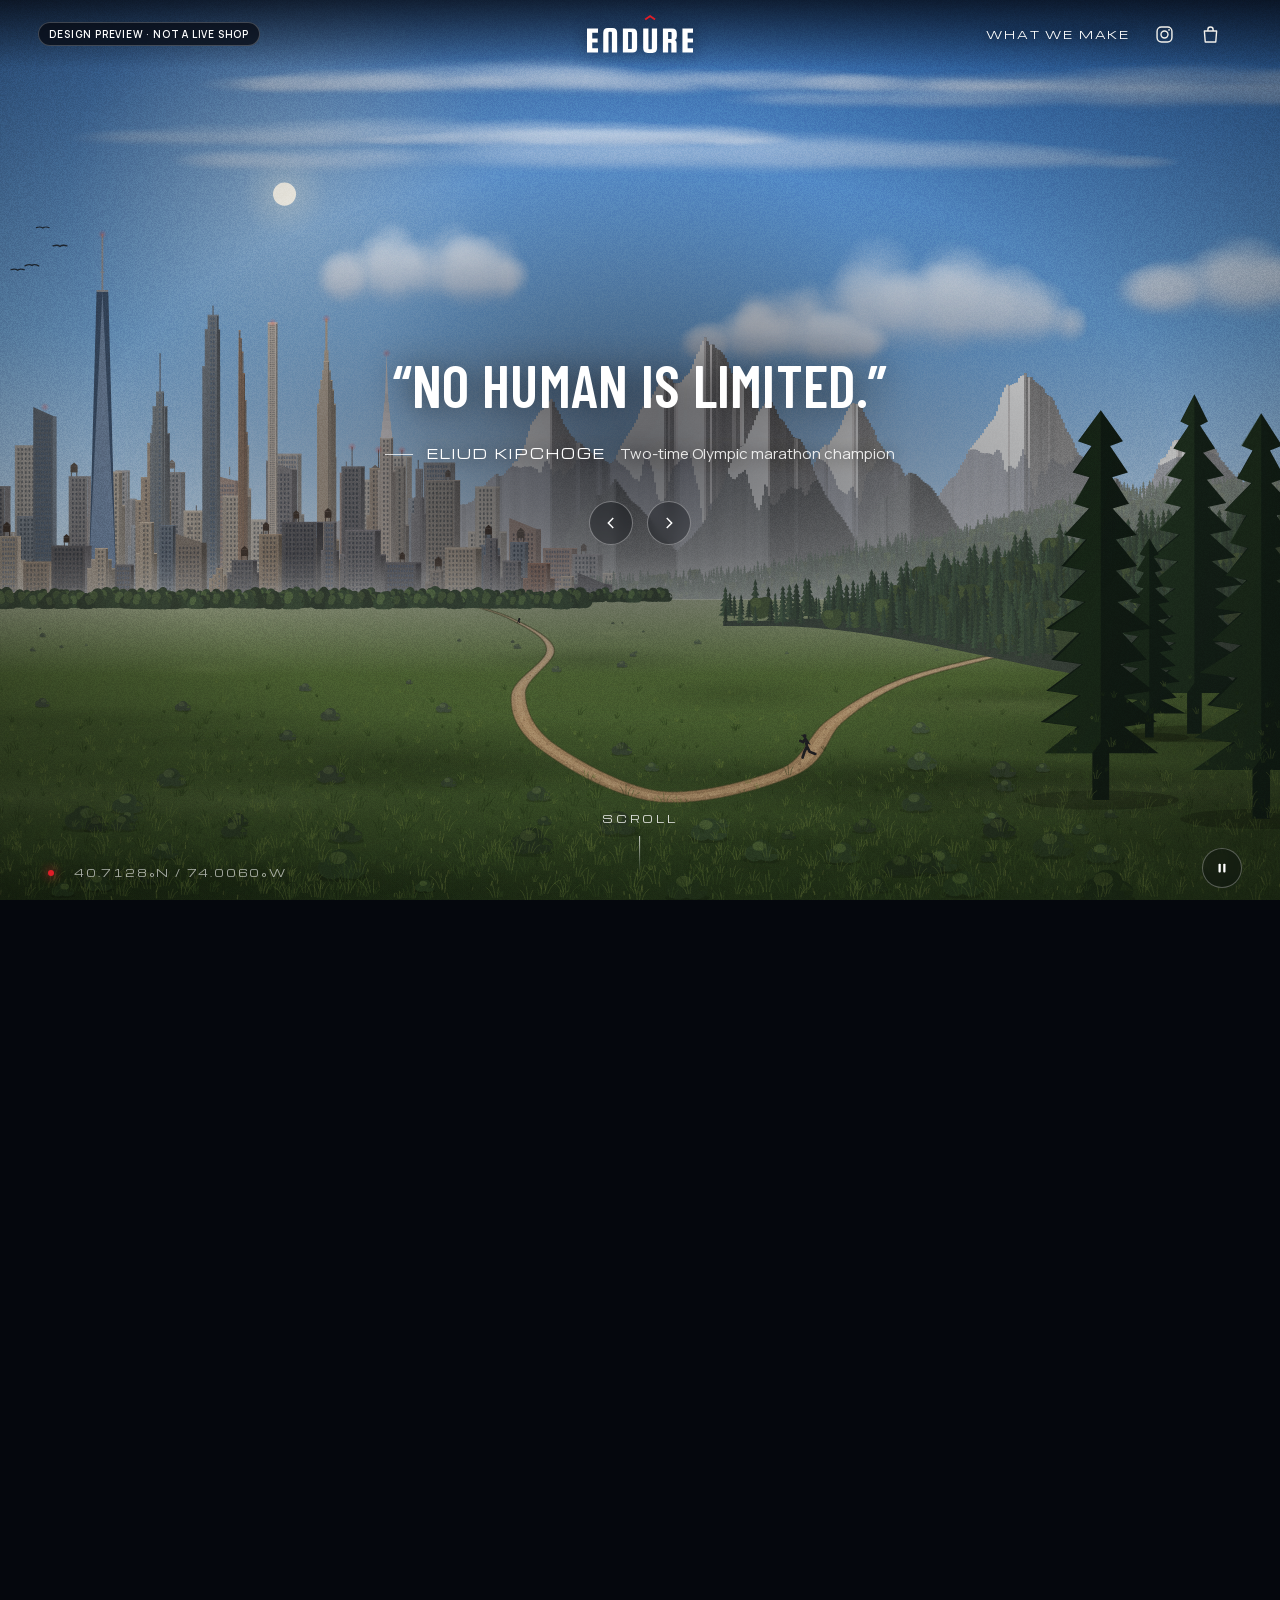
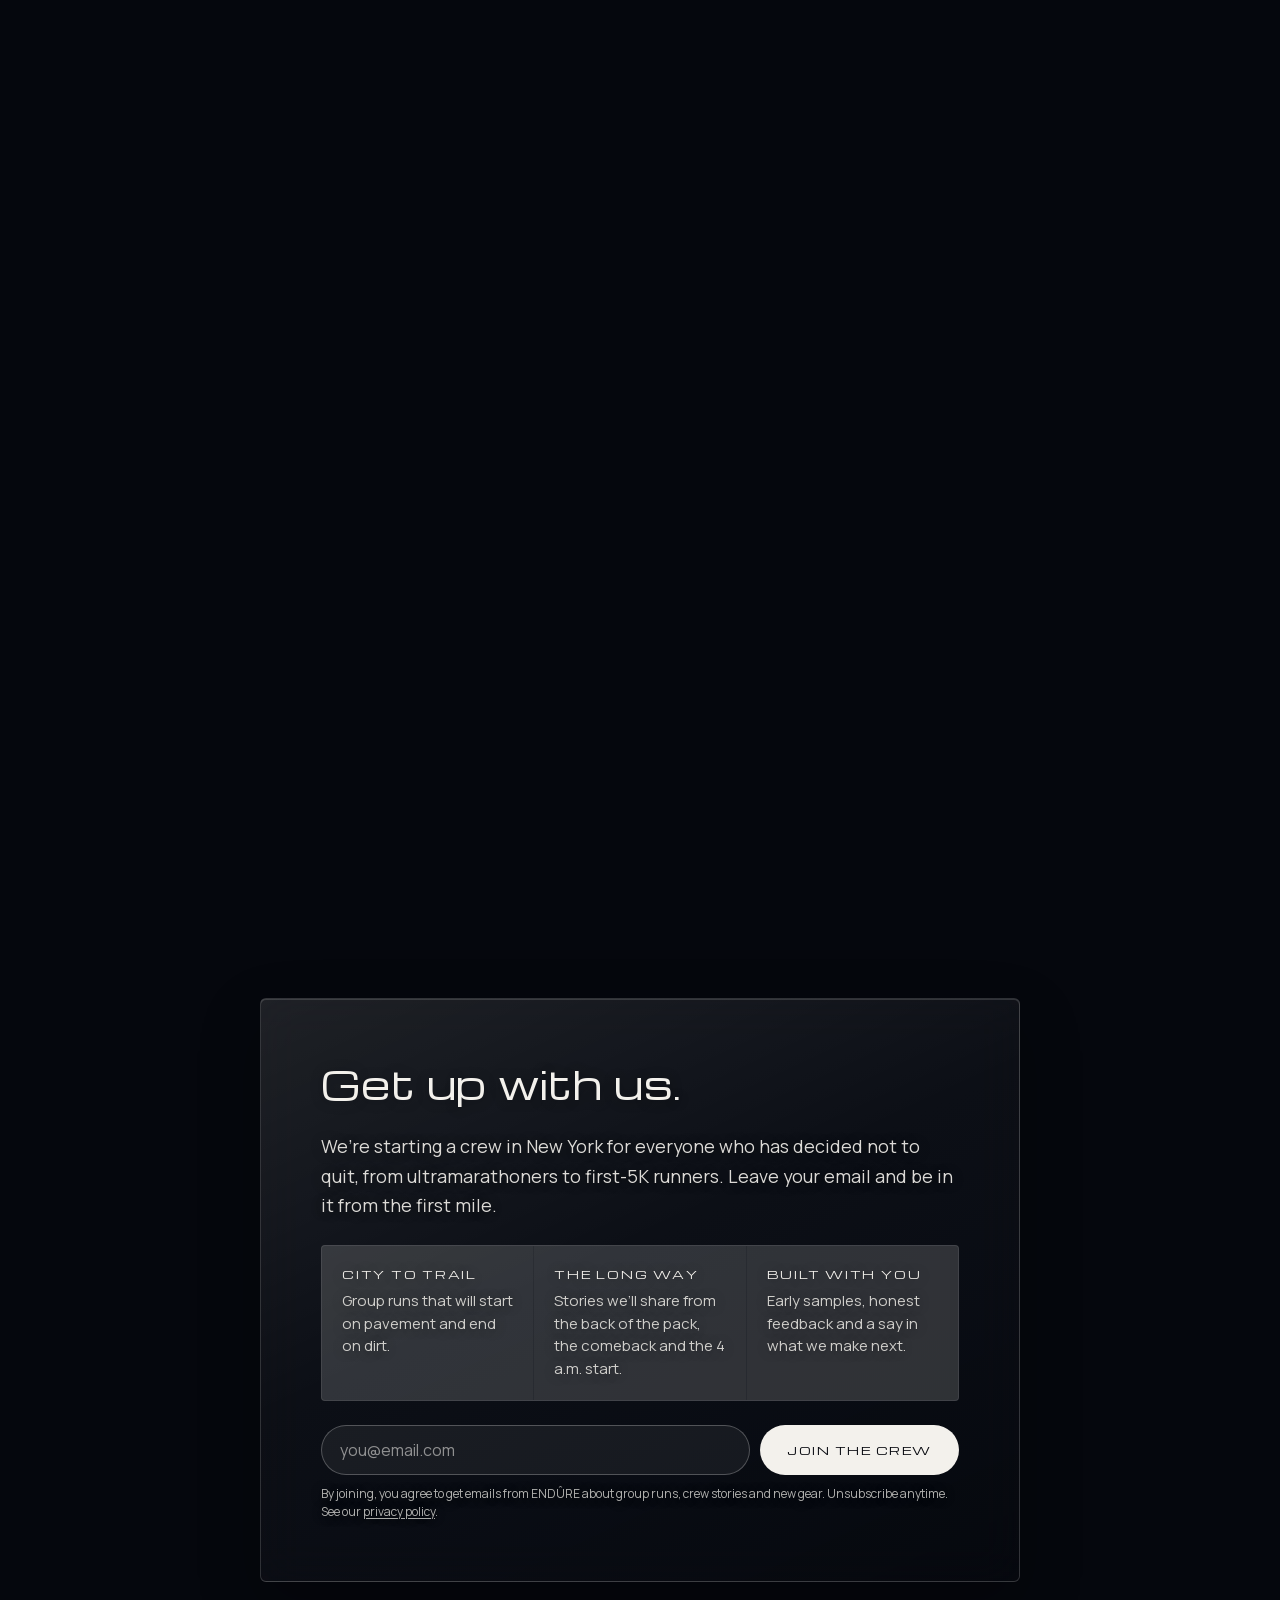
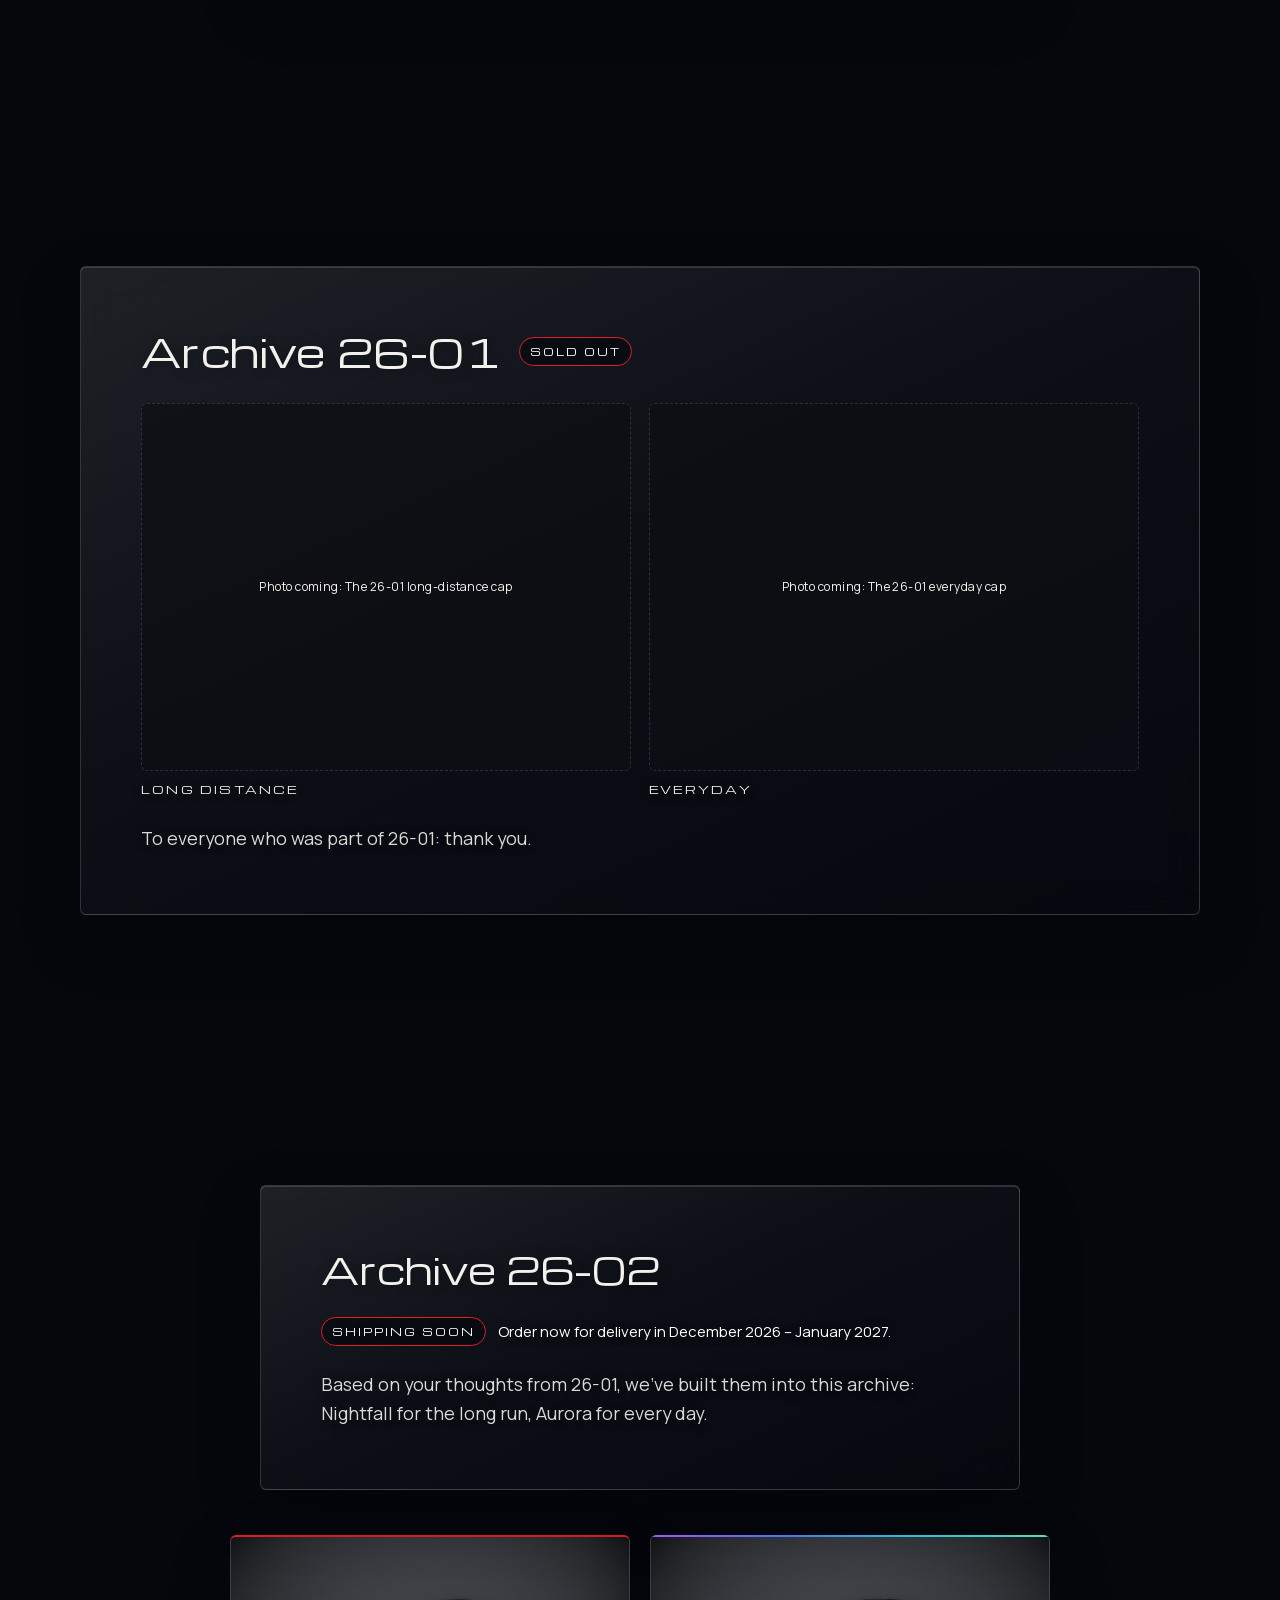
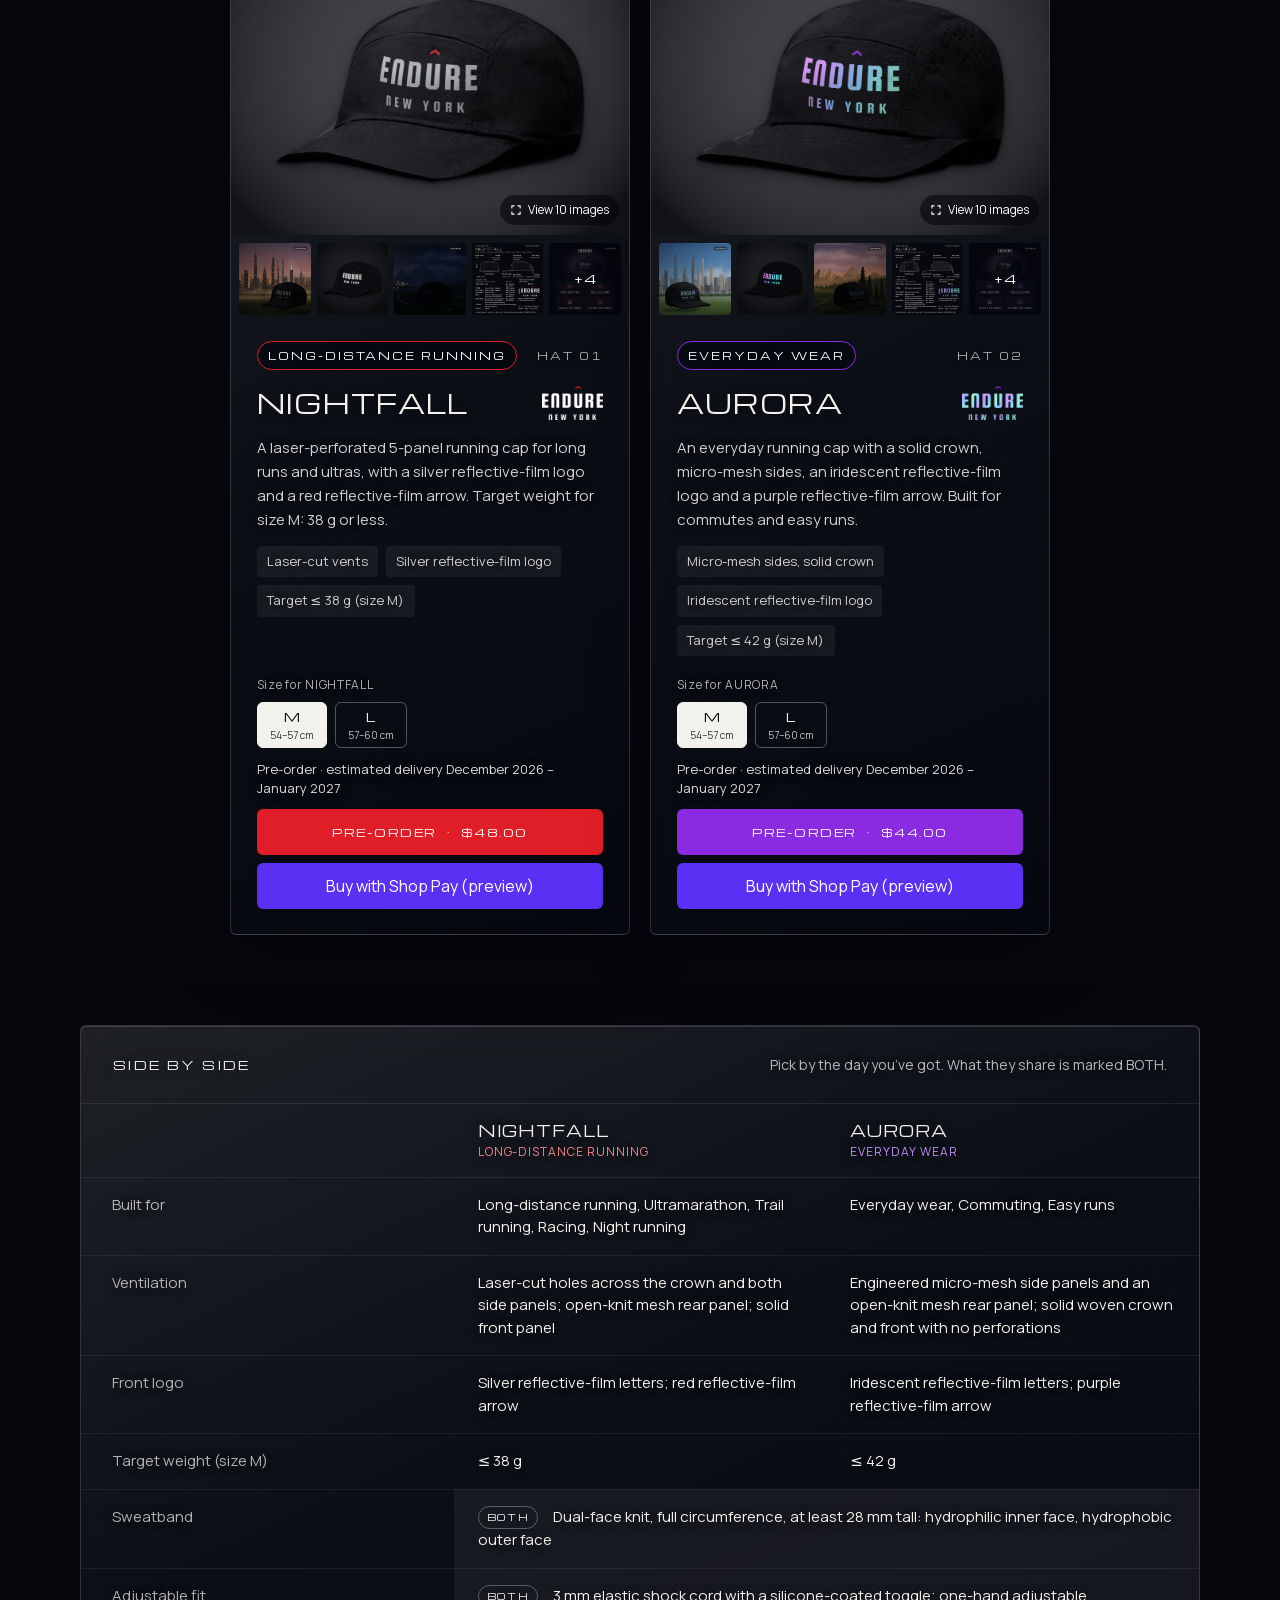
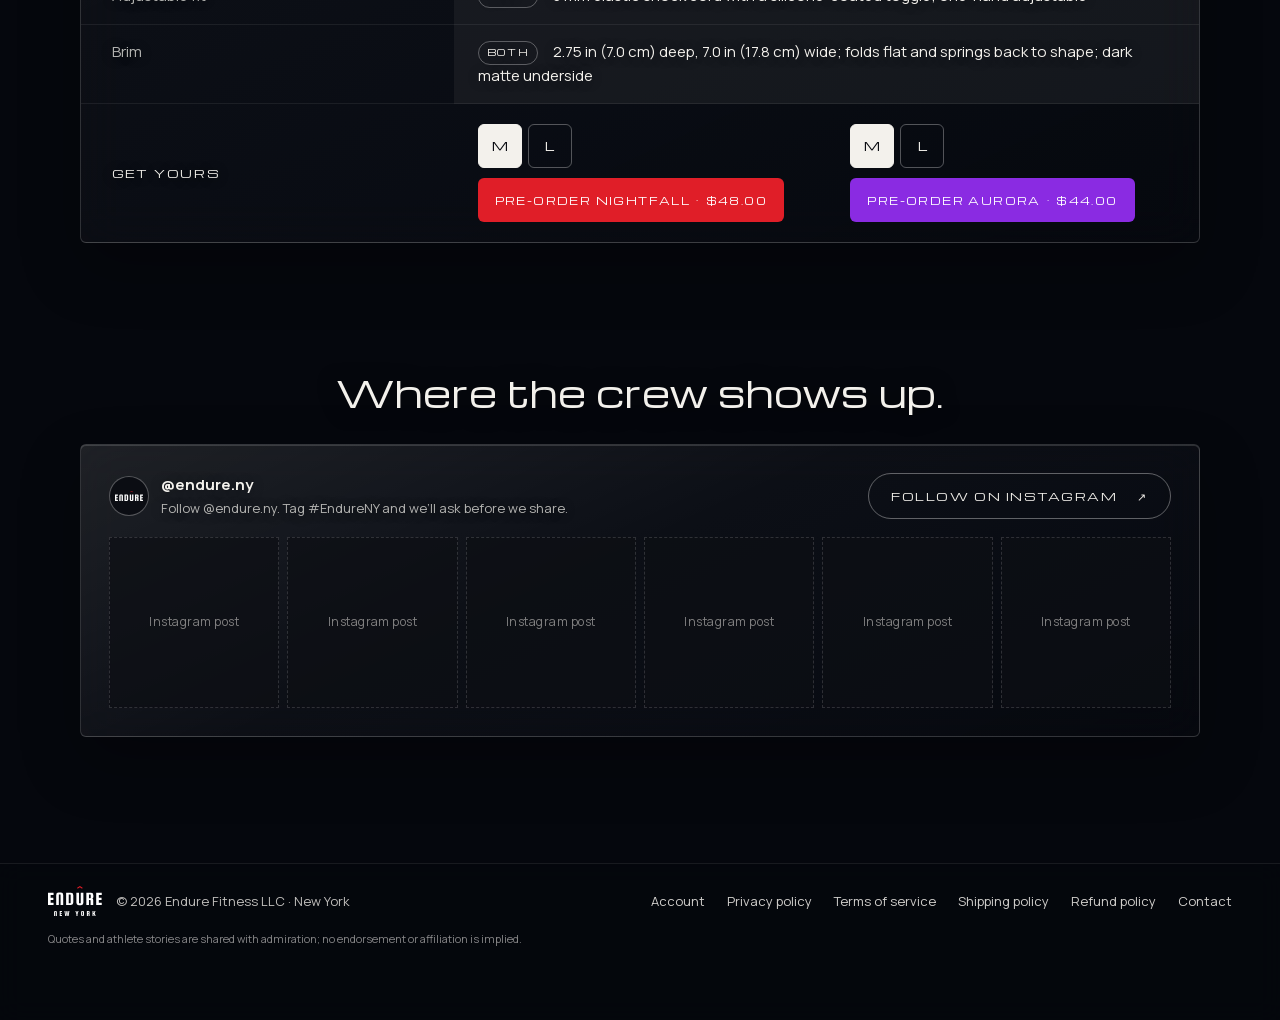
<file: index.html>
<!doctype html>
<html lang="en" class="no-js">
  <head>
<meta name="robots" content="noindex, nofollow">
<link rel="stylesheet" href="/preview/preview-mode.css">
<script src="/preview/preview-mode.js" defer></script>
    <meta charset="utf-8">
    <meta name="viewport" content="width=device-width, initial-scale=1">
    <meta name="theme-color" content="#05070d"><title>ENDÛRE: Endure Athletics, New York</title><link rel="canonical" href="https://preview.endureny.com/">
<meta property="og:site_name" content="ENDÛRE">
<meta property="og:type" content="website">
<meta property="og:title" content="ENDÛRE: Endure Athletics, New York">
<meta property="og:url" content="https://preview.endureny.com/"><meta property="og:image" content="https://preview.endureny.com/assets/endure-logo.png"><meta name="twitter:card" content="summary_large_image"><script type="application/ld+json">
    {
      "@context": "https://schema.org",
      "@graph": [
        {
          "@type": "Organization",
          "@id": "https://preview.endureny.com/#organization",
          "name": "ENDÛRE","legalName": "Endure Fitness LLC",
          "url": "https://preview.endureny.com",
          "logo": "https://preview.endureny.com/assets/endure-logo.png",
          "sameAs": ["https://www.instagram.com/endure.ny"]
        },
        {
          "@type": "WebSite",
          "@id": "https://preview.endureny.com/#website",
          "name": "ENDÛRE",
          "url": "https://preview.endureny.com",
          "publisher": { "@id": "https://preview.endureny.com/#organization" }
        }
      ]
    }
  </script><link rel="icon" type="image/svg+xml" href="/assets/favicon.svg">
  <link rel="apple-touch-icon" href="/assets/favicon-192.png">
<link rel="preload" href="/assets/barlow-condensed-600.woff2" as="font" type="font/woff2" crossorigin="anonymous">
<link rel="preload" href="/assets/manrope-var.woff2" as="font" type="font/woff2" crossorigin="anonymous">
<style>
  @font-face { font-family: 'Barlow Condensed'; src: url('/assets/barlow-condensed-600.woff2') format('woff2'); font-weight: 600; font-display: swap; }
  @font-face { font-family: 'Manrope'; src: url('/assets/manrope-var.woff2') format('woff2'); font-weight: 400 700; font-display: swap; }
  @font-face { font-family: 'Michroma'; src: url('/assets/michroma-400.woff2') format('woff2'); font-weight: 400; font-display: swap; }
  @font-face { font-family: 'Instrument Serif'; src: url('/assets/instrument-serif-italic.woff2') format('woff2'); font-style: italic; font-weight: 400; font-display: swap; }
</style>

<style>
  :root {
    --color-night: #05070d;
    --color-red: #E01E28;
    --color-violet: #8A2BE2;
    --logo-accent: #E01E28;
    --intro-delay: 5000ms;
    --quote-reveal: 3000ms;
  }
</style>
<link rel="stylesheet" href="/assets/critical.css" data-preload>
    <link rel="stylesheet" href="/assets/theme.css">
<script type="importmap">
  {
    "imports": {
      "@shopify/events": "https://cdn.shopify.com/storefront/standard-events.js",
      "@theme/cart": "/assets/cart.js",
      "@theme/lightbox": "/assets/lightbox.js"
    }
  }
</script>
<script>
  document.documentElement.classList.replace('no-js', 'js');
  window.Theme = {
    routes: {
      root: "/",
      cart_url: "/cart",
      cart_add_url: "/cart/add",
      cart_change_url: "/cart/change"
    },
    strings: {
      added: "Added to your bag.",
      error: "Something went wrong. Please try again.",
      clockSuffix: "NYC"
    }
  };
</script>
<script src="/assets/scene.js" type="module"></script><script src="/assets/theme.js" type="module"></script>

  </head><body class="template-index is-intro">
<script>
  (function (body, delay) {
    var events = ['pointerdown', 'keydown', 'wheel', 'touchstart', 'scroll'];
    function reveal() {
      body.classList.remove('is-intro');
      events.forEach(function (type) { removeEventListener(type, reveal, true); });
    }
    if (location.hash || matchMedia('(prefers-reduced-motion: reduce)').matches) return reveal();
    setTimeout(reveal, Math.max(0, delay - performance.now()));
    events.forEach(function (type) { addEventListener(type, reveal, { capture: true, passive: true }); });
  })(document.body, 5000);
</script>
<a class="skip-link" href="#MainContent">Skip to content</a><div class="scene-layer" aria-hidden="true">
    <endure-scene
      start="dawn"
      cycle-seconds="20"
    ></endure-scene>
  </div>
  <div class="scene-clock intro-hold" data-scene-clock aria-hidden="true">
    <span class="scene-clock__dot"></span>
    <span data-scene-clock-time></span>
    <span class="scene-clock__coords">40.7128°N / 74.0060°W</span>
  </div><button
  type="button"
  class="scene-toggle intro-hold"
  data-scene-toggle
  aria-pressed="false"
  aria-label="Pause motion"
>
  <svg class="scene-toggle__pause" viewBox="0 0 16 16" aria-hidden="true" focusable="false"><rect x="4" y="3" width="2.6" height="10" rx="1"/><rect x="9.4" y="3" width="2.6" height="10" rx="1"/></svg>
  <svg class="scene-toggle__play" viewBox="0 0 16 16" aria-hidden="true" focusable="false"><path d="M5 3.2v9.6a.6.6 0 0 0 .9.5l7.6-4.8a.6.6 0 0 0 0-1L5.9 2.7a.6.6 0 0 0-.9.5z"/></svg>
</button>
<header id="shopify-section-sections--preview__header" class="shopify-section section-header intro-hold">
<div class="site-header"><span class="site-header__start">
    <a class="site-header__link site-header__link--start" href="/#what-we-make">What we make</a>
  </span>
  <a href="/" class="site-header__logo"><svg xmlns="http://www.w3.org/2000/svg" viewBox="0.0 0.0 100.0 35.7" role="img" aria-hidden="true" focusable="false"><g fill="currentColor"><path d="M4.910557699052963 31.26274527939662H10.347246580147317V35.33149308718336H0.0V12.63770143513145H10.347246580147317V16.636298418646007H4.910557699052963V21.967761063332084H9.99649245878639V25.826056398302267H4.910557699052963Z"/><path d="M28.305857593826723 35.33149308718336H23.39529989477376V16.495996770101637Q23.39529989477376 16.215393473012895 23.20238512802525 16.00494100019634Q23.00947036127674 15.794488527379784 22.728867064188 15.794488527379784H20.834794808839Q20.55419151175026 15.794488527379784 20.361276745001753 16.00494100019634Q20.16836197825324 16.215393473012895 20.16836197825324 16.495996770101637V35.33149308718336H15.257804279200279V16.91690171573475Q15.257804279200279 12.286947313770526 19.60715538407576 12.286947313770526H23.95650648895124Q28.305857593826723 12.286947313770526 28.305857593826723 16.91690171573475Z"/><path d="M42.72185198176078 12.63770143513145Q47.07120308663626 12.63770143513145 47.07120308663626 17.267655837095674V30.701538685219138Q47.07120308663626 35.33149308718336 42.72185198176078 35.33149308718336H33.70747106278498V12.63770143513145ZM42.1606453875833 31.26274527939662V16.671373830782102Q42.1606453875833 16.39077053369336 41.96773062083479 16.180318060876804Q41.774815854086285 15.969865588060248 41.49421255699754 15.969865588060248H38.61802876183795V31.964253522118472H41.49421255699754Q41.774815854086285 31.964253522118472 41.96773062083479 31.753801049301916Q42.1606453875833 31.54334857648536 42.1606453875833 31.26274527939662Z"/><path d="M60.92599088039284 12.63770143513145H65.8365485794458V31.052292806580063Q65.8365485794458 35.68224720854429 61.48719747457032 35.68224720854429H57.13784636969484Q52.78849526481935 35.68224720854429 52.78849526481935 31.052292806580063V12.63770143513145H57.69905296387232V31.473197752213174Q57.69905296387232 31.753801049301916 57.89196773062083 31.96425352211847Q58.084882497369335 32.174705994935024 58.36548579445808 32.174705994935024H60.25955804980708Q60.54016134689582 32.174705994935024 60.73307611364433 31.96425352211847Q60.92599088039284 31.753801049301916 60.92599088039284 31.473197752213174Z"/><path d="M76.21887057172921 26.036508871118823V35.33149308718336H71.30831287267625V12.63770143513145H80.0420904945633Q84.39144159943879 12.63770143513145 84.39144159943879 17.267655837095674V19.89831174730262Q84.39144159943879 22.70434471819003 82.3921431076815 23.476003785184062Q84.14591371448614 24.10736120363373 84.14591371448614 26.352187580343656V35.33149308718336H79.23535601543317V26.738017113840677Q79.23535601543317 26.036508871118823 78.56892318484742 26.036508871118823ZM76.21887057172921 15.969865588060248V22.59911848178175H78.81445106980006Q79.0950543668888 22.59911848178175 79.28796913363732 22.388666008965195Q79.48088390038582 22.17821353614864 79.48088390038582 21.897610239059897V16.671373830782102Q79.48088390038582 16.39077053369336 79.28796913363732 16.180318060876804Q79.0950543668888 15.969865588060248 78.81445106980006 15.969865588060248Z"/><path d="M94.56331111890565 31.26274527939662H100.0V35.33149308718336H89.65275341985269V12.63770143513145H100.0V16.636298418646007H94.56331111890565V21.967761063332084H99.64924587863906V25.826056398302267H94.56331111890565Z"/></g><path class="logo__accent" style="fill:var(--logo-accent,#E01E28)" d="M 59.3125 0 L 64.4628 3.4335 L 63.4785 4.9101 L 59.3125 2.1327 L 55.1465 4.9101 L 54.1622 3.4335 Z"/></svg>
<span class="visually-hidden">ENDÛRE</span>
  </a>
  <nav class="site-header__nav" aria-label="Utility">
    <a class="site-header__link site-header__link--nav" href="/#what-we-make">What we make</a><a class="icon-link" href="https://www.instagram.com/endure.ny" target="_blank" rel="noopener"><svg xmlns="http://www.w3.org/2000/svg" viewBox="0 0 24 24" fill="none" stroke="currentColor" stroke-width="1.6" aria-hidden="true" focusable="false"><rect x="3.5" y="3.5" width="17" height="17" rx="5"/><circle cx="12" cy="12" r="4"/><circle cx="17.2" cy="6.8" r="1" fill="currentColor" stroke="none"/></svg>
<span class="visually-hidden">Instagram (opens in a new window)</span>
      </a><a href="/cart" class="icon-link cart-link" data-cart-open><svg xmlns="http://www.w3.org/2000/svg" viewBox="0 0 24 24" fill="none" stroke="currentColor" stroke-width="1.6" stroke-linejoin="round" aria-hidden="true" focusable="false"><path d="M5 8h14l-1 12.5H6L5 8Z"/><path d="M9 8V6.5a3 3 0 0 1 6 0V8"/></svg>
<span class="visually-hidden">Bag</span>
      <span class="cart-link__count" data-cart-count hidden>0<span class="visually-hidden"> items in your bag</span>
      </span>
    </a>
  </nav>
</div>


</header>

    <main id="MainContent" tabindex="-1">
      <section id="shopify-section-template--preview__hero" class="shopify-section section section--hero">
<script src="/assets/fog-reveal.js" type="module"></script><div class="hero">
  <div class="hero__shade" aria-hidden="true"></div><h1 class="visually-hidden">ENDÛRE — Endure Athletics, New York</h1><div class="hero__inner">
    <fog-reveal
      class="hero__quotes"
      id="HeroQuotes-template--preview__hero"
      delay="3000"
      data-quote-rotator
      data-interval="4"
    ><figure
          class="hero-quote"
          data-quote
          
          
        >
          <blockquote class="display-quote">
            <p>&ldquo;No human is limited.&rdquo;</p>
          </blockquote>
          <figcaption class="attribution">
            <span class="attribution__rule" aria-hidden="true"></span>
            <span class="attribution__who">Eliud Kipchoge</span><span class="attribution__what">Two-time Olympic marathon champion</span></figcaption>
        </figure><figure
          class="hero-quote"
          data-quote
          
            hidden
          
          
        >
          <blockquote class="display-quote">
            <p>&ldquo;I knew if I quit, nobody would ever believe that women had the capability to run 26-plus miles.&rdquo;</p>
          </blockquote>
          <figcaption class="attribution">
            <span class="attribution__rule" aria-hidden="true"></span>
            <span class="attribution__who">Kathrine Switzer</span><span class="attribution__what">Boston Marathon pioneer, 1967</span></figcaption>
        </figure><figure
          class="hero-quote"
          data-quote
          
            hidden
          
          
        >
          <blockquote class="display-quote">
            <p>&ldquo;Run until you can’t run anymore. Then run some more. Find a new source of energy and will. Then run even faster.&rdquo;</p>
          </blockquote>
          <figcaption class="attribution">
            <span class="attribution__rule" aria-hidden="true"></span>
            <span class="attribution__who">Scott Jurek</span><span class="attribution__what">Ultrarunner, seven-time Western States champion</span></figcaption>
        </figure><figure
          class="hero-quote"
          data-quote
          
            hidden
          
          
        >
          <blockquote class="display-quote">
            <p>&ldquo;Just show up for one more mile. Show up for one more minute.&rdquo;</p>
          </blockquote>
          <figcaption class="attribution">
            <span class="attribution__rule" aria-hidden="true"></span>
            <span class="attribution__who">Des Linden</span><span class="attribution__what">2018 Boston Marathon champion</span></figcaption>
        </figure><figure
          class="hero-quote"
          data-quote
          
            hidden
          
          
        >
          <blockquote class="display-quote">
            <p>&ldquo;Run when you can, walk when you have to, crawl if you must; just never give up.&rdquo;</p>
          </blockquote>
          <figcaption class="attribution">
            <span class="attribution__rule" aria-hidden="true"></span>
            <span class="attribution__who">Dean Karnazes</span><span class="attribution__what">Ultramarathoner, “Ultramarathon Man”</span></figcaption>
        </figure><figure
          class="hero-quote"
          data-quote
          
            hidden
          
          
        >
          <blockquote class="display-quote">
            <p>&ldquo;Somewhere, someone in the world is training when you are not. When you race him, he will win.&rdquo;</p>
          </blockquote>
          <figcaption class="attribution">
            <span class="attribution__rule" aria-hidden="true"></span>
            <span class="attribution__who">Tom Fleming</span><span class="attribution__what">Two-time NYC Marathon winner</span></figcaption>
        </figure><figure
          class="hero-quote"
          data-quote
          
            hidden
          
          
        >
          <blockquote class="display-quote">
            <p>&ldquo;Accepting pain is the only road to success.&rdquo;</p>
          </blockquote>
          <figcaption class="attribution">
            <span class="attribution__rule" aria-hidden="true"></span>
            <span class="attribution__who">Sifan Hassan</span><span class="attribution__what">Olympic marathon champion, Paris 2024</span></figcaption>
        </figure><figure
          class="hero-quote"
          data-quote
          
            hidden
          
          
        >
          <blockquote class="display-quote">
            <p>&ldquo;No one can say, ‘You must not run faster than this, or jump higher than that.’ The human spirit is indomitable.&rdquo;</p>
          </blockquote>
          <figcaption class="attribution">
            <span class="attribution__rule" aria-hidden="true"></span>
            <span class="attribution__who">Roger Bannister</span><span class="attribution__what">First sub-four-minute miler</span></figcaption>
        </figure><figure
          class="hero-quote"
          data-quote
          
            hidden
          
          
        >
          <blockquote class="display-quote">
            <p>&ldquo;Winning is great, sure, but if you are really going to do something in life, the secret is learning how to lose.&rdquo;</p>
          </blockquote>
          <figcaption class="attribution">
            <span class="attribution__rule" aria-hidden="true"></span>
            <span class="attribution__who">Wilma Rudolph</span><span class="attribution__what">Three-time Olympic gold sprinter</span></figcaption>
        </figure><figure
          class="hero-quote"
          data-quote
          
            hidden
          
          
        >
          <blockquote class="display-quote">
            <p>&ldquo;You are in danger of living a life so comfortable and soft that you will die without ever realizing your true potential.&rdquo;</p>
          </blockquote>
          <figcaption class="attribution">
            <span class="attribution__rule" aria-hidden="true"></span>
            <span class="attribution__who">David Goggins</span><span class="attribution__what">Ultrarunner, retired Navy SEAL</span></figcaption>
        </figure><figure
          class="hero-quote"
          data-quote
          
            hidden
          
          
        >
          <blockquote class="display-quote">
            <p>&ldquo;A marathon is a metaphor for life, and life is not easy.&rdquo;</p>
          </blockquote>
          <figcaption class="attribution">
            <span class="attribution__rule" aria-hidden="true"></span>
            <span class="attribution__who">Meb Keflezighi</span><span class="attribution__what">2009 NYC, 2014 Boston Marathon champion</span></figcaption>
        </figure><figure
          class="hero-quote"
          data-quote
          
            hidden
          
          
        >
          <blockquote class="display-quote">
            <p>&ldquo;Whatever you have today, let’s leave it all out there.&rdquo;</p>
          </blockquote>
          <figcaption class="attribution">
            <span class="attribution__rule" aria-hidden="true"></span>
            <span class="attribution__who">Courtney Dauwalter</span><span class="attribution__what">Ultrarunner, UTMB and Western States champion</span></figcaption>
        </figure><figure
          class="hero-quote"
          data-quote
          
            hidden
          
          
        >
          <blockquote class="display-quote">
            <p>&ldquo;To give anything less than your best is to sacrifice the gift.&rdquo;</p>
          </blockquote>
          <figcaption class="attribution">
            <span class="attribution__rule" aria-hidden="true"></span>
            <span class="attribution__who">Steve Prefontaine</span><span class="attribution__what">American distance-running icon</span></figcaption>
        </figure><figure
          class="hero-quote"
          data-quote
          
            hidden
          
          
        >
          <blockquote class="display-quote">
            <p>&ldquo;I was injured but I never gave up on myself. I believed I could do it.&rdquo;</p>
          </blockquote>
          <figcaption class="attribution">
            <span class="attribution__rule" aria-hidden="true"></span>
            <span class="attribution__who">Jackie Joyner-Kersee</span><span class="attribution__what">Three-time Olympic champion, heptathlete</span></figcaption>
        </figure><figure
          class="hero-quote"
          data-quote
          
            hidden
          
          
        >
          <blockquote class="display-quote">
            <p>&ldquo;I was hurting. I was mad. I was angry. I told Jack: ‘Never again.’&rdquo;</p>
          </blockquote>
          <figcaption class="attribution">
            <span class="attribution__rule" aria-hidden="true"></span>
            <span class="attribution__who">Grete Waitz</span><span class="attribution__what">Nine-time NYC Marathon champion</span></figcaption>
        </figure><figure
          class="hero-quote"
          data-quote
          
            hidden
          
          
        >
          <blockquote class="display-quote">
            <p>&ldquo;I just wish people would realize that anything’s possible if you try.&rdquo;</p>
          </blockquote>
          <figcaption class="attribution">
            <span class="attribution__rule" aria-hidden="true"></span>
            <span class="attribution__who">Terry Fox</span><span class="attribution__what">Marathon of Hope runner</span></figcaption>
        </figure><figure
          class="hero-quote"
          data-quote
          
            hidden
          
          
        >
          <blockquote class="display-quote">
            <p>&ldquo;I’m always grateful to be on the starting line and grateful to see the finish line.&rdquo;</p>
          </blockquote>
          <figcaption class="attribution">
            <span class="attribution__rule" aria-hidden="true"></span>
            <span class="attribution__who">Shalane Flanagan</span><span class="attribution__what">2017 NYC Marathon champion</span></figcaption>
        </figure><figure
          class="hero-quote"
          data-quote
          
            hidden
          
          
        >
          <blockquote class="display-quote">
            <p>&ldquo;I wanted the world to know that my country Ethiopia has always won with determination and heroism.&rdquo;</p>
          </blockquote>
          <figcaption class="attribution">
            <span class="attribution__rule" aria-hidden="true"></span>
            <span class="attribution__who">Abebe Bikila</span><span class="attribution__what">Barefoot Olympic marathon champion, 1960</span></figcaption>
        </figure><figure
          class="hero-quote"
          data-quote
          
            hidden
          
          
        >
          <blockquote class="display-quote">
            <p>&ldquo;We should never, ever give up.&rdquo;</p>
          </blockquote>
          <figcaption class="attribution">
            <span class="attribution__rule" aria-hidden="true"></span>
            <span class="attribution__who">Diana Nyad</span><span class="attribution__what">New York–born long-distance swimmer</span></figcaption>
        </figure><figure
          class="hero-quote"
          data-quote
          
            hidden
          
          
        >
          <blockquote class="display-quote">
            <p>&ldquo;The miracle isn’t that I finished. The miracle is that I had the courage to start.&rdquo;</p>
          </blockquote>
          <figcaption class="attribution">
            <span class="attribution__rule" aria-hidden="true"></span>
            <span class="attribution__who">John Bingham</span><span class="attribution__what">Runner’s World columnist, “The Penguin”</span></figcaption>
        </figure><figure
          class="hero-quote"
          data-quote
          
            hidden
          
          
        >
          <blockquote class="display-quote">
            <p>&ldquo;I really think a champion is defined not by their wins but by how they can recover when they fall.&rdquo;</p>
          </blockquote>
          <figcaption class="attribution">
            <span class="attribution__rule" aria-hidden="true"></span>
            <span class="attribution__who">Serena Williams</span><span class="attribution__what">23-time Grand Slam champion</span></figcaption>
        </figure><figure
          class="hero-quote"
          data-quote
          
            hidden
          
          
        >
          <blockquote class="display-quote">
            <p>&ldquo;I hated every minute of it. But I said to myself, ‘Suffer now, and live the rest of your life as a champion.’&rdquo;</p>
          </blockquote>
          <figcaption class="attribution">
            <span class="attribution__rule" aria-hidden="true"></span>
            <span class="attribution__who">Muhammad Ali</span><span class="attribution__what">Three-time heavyweight champion</span></figcaption>
        </figure><figure
          class="hero-quote"
          data-quote
          
            hidden
          
          
        >
          <blockquote class="display-quote">
            <p>&ldquo;Hard days are the best because that’s where champions are made.&rdquo;</p>
          </blockquote>
          <figcaption class="attribution">
            <span class="attribution__rule" aria-hidden="true"></span>
            <span class="attribution__who">Gabby Douglas</span><span class="attribution__what">Olympic all-around gymnastics champion</span></figcaption>
        </figure><figure
          class="hero-quote"
          data-quote
          
            hidden
          
          
        >
          <blockquote class="display-quote">
            <p>&ldquo;When you swim from England to France you’ve got to leave your doubt on the beach at Dover.&rdquo;</p>
          </blockquote>
          <figcaption class="attribution">
            <span class="attribution__rule" aria-hidden="true"></span>
            <span class="attribution__who">Lewis Pugh</span><span class="attribution__what">Long-distance swimmer, ocean advocate</span></figcaption>
        </figure><figure
          class="hero-quote"
          data-quote
          
            hidden
          
          
        >
          <blockquote class="display-quote">
            <p>&ldquo;Don’t give up. Don’t ever give up.&rdquo;</p>
          </blockquote>
          <figcaption class="attribution">
            <span class="attribution__rule" aria-hidden="true"></span>
            <span class="attribution__who">Jim Valvano</span><span class="attribution__what">NCAA championship basketball coach</span></figcaption>
        </figure><figure
          class="hero-quote"
          data-quote
          
            hidden
          
          
        >
          <blockquote class="display-quote">
            <p>&ldquo;You just can’t beat the person who never gives up.&rdquo;</p>
          </blockquote>
          <figcaption class="attribution">
            <span class="attribution__rule" aria-hidden="true"></span>
            <span class="attribution__who">Babe Ruth</span><span class="attribution__what">Baseball Hall of Famer</span></figcaption>
        </figure></fog-reveal><div class="quote-nav intro-hold">
        <button type="button" class="quote-nav__btn" data-quote-step="-1" aria-controls="HeroQuotes-template--preview__hero">
          <svg viewBox="0 0 20 20" aria-hidden="true" focusable="false"><path d="M12.5 4.5 7 10l5.5 5.5" fill="none" stroke="currentColor" stroke-width="1.6"/></svg>
          <span class="visually-hidden">Previous quote</span>
        </button>
        <button type="button" class="quote-nav__btn" data-quote-step="1" aria-controls="HeroQuotes-template--preview__hero">
          <svg viewBox="0 0 20 20" aria-hidden="true" focusable="false"><path d="M7.5 4.5 13 10l-5.5 5.5" fill="none" stroke="currentColor" stroke-width="1.6"/></svg>
          <span class="visually-hidden">Next quote</span>
        </button>
      </div></div>
  <a href="#HeroEnd-template--preview__hero" class="scroll-cue intro-hold">Scroll</a>
</div>
<span id="HeroEnd-template--preview__hero" class="hero__end"></span>


</section>
<section id="shopify-section-template--preview__story" class="shopify-section section section--crawl">
<story-crawl class="crawl" data-crawl>
  <h2 class="visually-hidden">The ENDÛRE story</h2>
  <div class="crawl__track">
    
<p class="beat beat--lead" data-crawl-item >
  <span class="beat__text">Mile 19, 5:12 a.m. The river’s still dark, and a quiet voice says stop.</span>
</p>



<p class="beat beat--whisper" data-crawl-item >
  <span class="beat__text">Nobody’s watching. Nobody would blame you.</span>
</p>



<p class="beat beat--normal" data-crawl-item >
  <span class="beat__text">You keep going anyway. Slower, but still going.</span>
</p>



<p class="beat beat--big" data-crawl-item >
  <span class="beat__text">The finish line was never the point. Staying in it is.</span>
</p>



<p class="beat beat--normal" data-crawl-item >
  <span class="beat__text">There’s a word for that, and it’s our name. ENDÛRE: Endure Athletics, out of New York.</span>
</p>



<p class="beat beat--normal" data-crawl-item >
  <span class="beat__text">You stay in it on the Williamsburg Bridge before sunrise, on a Hudson Valley trail at noon, along the river at midnight.</span>
</p>



<p class="beat beat--normal" data-crawl-item >
  <span class="beat__text">Even the best reach a point where every mile costs something.</span>
</p>


<div class="polaroid-slot polaroid-slot--left" data-crawl-item >
  <figure class="polaroid polaroid--vintage" style="--rot: -4deg;"><button type="button" class="polaroid__zoom" aria-haspopup="dialog" data-polaroid-zoom hidden>
        <span class="visually-hidden">Enlarge the photo: Courtney Dauwalter · UTMB 2019</span>
      </button>
<div class="slot"><img src="/content/images/athletes/dauwalter.jpg" alt="Courtney Dauwalter at Ultra-Trail du Mont-Blanc 2019" width="720" height="720" loading="lazy" sizes="(min-width: 1180px) 250px, 46vw"></div>

    <figcaption>
      <span class="polaroid__caption">Courtney Dauwalter · UTMB 2019</span><span class="polaroid__story">The first person to win Western States, Hardrock and UTMB in one year. She calls the hardest stretch of a race the “pain cave” and pictures herself chiseling it wider every time.</span><small class="polaroid__credit">Photo: <a href="https://commons.wikimedia.org/wiki/File:Courtney_Dauwalter_(2019).jpg">Heike Maria Seitz</a> / Wikimedia Commons, <a href="https://creativecommons.org/licenses/by-sa/4.0/">CC BY-SA 4.0</a>. Cropped and toned; this version is also CC BY-SA 4.0.</small></figcaption>
  </figure>
</div>



<p class="beat beat--normal" data-crawl-item >
  <span class="beat__text">Courtney Dauwalter calls the hardest stretch of a race the “pain cave.” She pictures herself chiseling it wider every time.</span>
</p>


<div class="polaroid-slot polaroid-slot--right" data-crawl-item >
  <figure class="polaroid polaroid--vintage" style="--rot: 3deg;"><button type="button" class="polaroid__zoom" aria-haspopup="dialog" data-polaroid-zoom hidden>
        <span class="visually-hidden">Enlarge the photo: Eliud Kipchoge · Rio 2016 Olympic marathon</span>
      </button>
<div class="slot"><img src="/content/images/athletes/kipchoge.jpg" alt="Eliud Kipchoge in the men's marathon at the Rio 2016 Olympics, 21 August 2016" width="1600" height="1600" loading="lazy" sizes="(min-width: 1180px) 250px, 46vw"></div>

    <figcaption>
      <span class="polaroid__caption">Eliud Kipchoge · Rio 2016 Olympic marathon</span><span class="polaroid__story">A two-time Olympic marathon champion. He has written down every workout in a notebook since 2003, and keeps them all at home.</span><small class="polaroid__credit">Photo: <a href="https://commons.wikimedia.org/wiki/File:Flying_-_Os_tr%C3%AAs_primeiros_colocados_na_maratona_das_Olimp%C3%ADadas.jpg">Marco Aurélio Charret Brandt</a> / Wikimedia Commons, <a href="https://creativecommons.org/licenses/by-sa/4.0/">CC BY-SA 4.0</a>. Cropped and toned; this version is also CC BY-SA 4.0.</small></figcaption>
  </figure>
</div>



<p class="beat beat--normal" data-crawl-item >
  <span class="beat__text">Eliud Kipchoge, two-time Olympic marathon champion, has written down every workout in a notebook since 2003, and keeps them all at home.</span>
</p>


<div class="polaroid-slot polaroid-slot--left" data-crawl-item >
  <figure class="polaroid polaroid--vintage" style="--rot: -2deg;"><button type="button" class="polaroid__zoom" aria-haspopup="dialog" data-polaroid-zoom hidden>
        <span class="visually-hidden">Enlarge the photo: Tatyana McFadden · London Marathon 2014</span>
      </button>
<div class="slot"><img src="/content/images/athletes/mcfadden.jpg" alt="Tatyana McFadden racing in a wheelchair at the 2014 London Marathon" width="1600" height="1600" loading="lazy" sizes="(min-width: 1180px) 250px, 46vw"></div>

    <figcaption>
      <span class="polaroid__caption">Tatyana McFadden · London Marathon 2014</span><span class="polaroid__story">Won the women’s wheelchair races in Boston, London, Chicago and New York in one year, then did it again for the next three: 16 majors in a row.</span><small class="polaroid__credit">Photo: <a href="https://commons.wikimedia.org/wiki/File:London_Marathon_2014_-_Wheelchair_(67).jpg">Katie Chan</a> / Wikimedia Commons, <a href="https://creativecommons.org/licenses/by-sa/4.0/">CC BY-SA 4.0</a>. Cropped and toned; this version is also CC BY-SA 4.0.</small></figcaption>
  </figure>
</div>



<p class="beat beat--normal" data-crawl-item >
  <span class="beat__text">Tatyana McFadden won the women’s wheelchair races in Boston, London, Chicago and New York four years straight. Sixteen majors in a row.</span>
</p>


<div class="polaroid-slot polaroid-slot--right" data-crawl-item >
  <figure class="polaroid polaroid--vintage" style="--rot: 4deg;"><button type="button" class="polaroid__zoom" aria-haspopup="dialog" data-polaroid-zoom hidden>
        <span class="visually-hidden">Enlarge the photo: Ted Corbitt · University of Cincinnati, 1942</span>
      </button>
<div class="slot"><img src="/content/images/athletes/corbitt.jpg" alt="Ted Corbitt in The Cincinnatian, the University of Cincinnati yearbook, 1942" width="332" height="332" loading="lazy" sizes="(min-width: 1180px) 250px, 46vw"></div>

    <figcaption>
      <span class="polaroid__caption">Ted Corbitt · University of Cincinnati, 1942</span><span class="polaroid__story">The first Black American to run the Olympic marathon for the U.S., and the founding president of New York Road Runners. At 82 he walked 303 miles in six days around a one-mile loop on Wards Island.</span><small class="polaroid__credit">Photo: <a href="https://archive.org/details/cincinnatian1942univ/page/n56/mode/1up">The Cincinnatian, 1942 (University of Cincinnati yearbook)</a> / Internet Archive, <a href="https://commons.wikimedia.org/wiki/Template:PD-US-no_notice">Public domain</a>. Cropped and toned.</small></figcaption>
  </figure>
</div>



<p class="beat beat--normal" data-crawl-item >
  <span class="beat__text">At 82, Ted Corbitt, founding president of New York Road Runners, walked 303 miles in six days. Around a one-mile loop on Wards Island.</span>
</p>



<p class="beat beat--normal" data-crawl-item >
  <span class="beat__text">You won’t run their races. That point will find you anyway, on your own loop, at your own pace.</span>
</p>



<p class="beat beat--normal" data-crawl-item >
  <span class="beat__text">Maybe it’s mile 3 of your first 5K. Maybe it’s mile 62 at 2:14 in the morning.</span>
</p>



<p class="beat beat--whisper" data-crawl-item >
  <span class="beat__text">Most days, you meet it alone.</span>
</p>



<p class="beat beat--normal" data-crawl-item >
  <span class="beat__text">So we’re starting a crew for the part that hurts.</span>
</p>



<p class="beat beat--big" data-crawl-item >
  <span class="beat__text">For the ones who keep getting up.</span>
</p>



<p class="beat beat--normal" data-crawl-item >
  <span class="beat__text">For the ultramarathoner and the trail runner, mud to the knees. For the first-timer in Prospect Park, half grinning, half wrecked.</span>
</p>



<p class="beat beat--big" data-crawl-item >
  <span class="beat__text">Every pace counts. Every comeback counts more.</span>
</p>



<p class="beat beat--big" data-crawl-item >
  <span class="beat__text">Next time it’s mile 19 and that voice says stop, you’ll know you’re not the only one still going.</span>
</p>



  </div>

  <dialog class="polaroid-zoom" aria-label="Enlarged photo" data-polaroid-dialog>
    <button type="button" class="icon-button polaroid-zoom__close" data-close autofocus>
      <span class="visually-hidden">Close</span><svg xmlns="http://www.w3.org/2000/svg" viewBox="0 0 24 24" fill="none" stroke="currentColor" stroke-width="1.6" stroke-linecap="round" aria-hidden="true" focusable="false"><path d="M6 6l12 12M18 6 6 18"/></svg>
</button>
    <div class="polaroid-zoom__stage" data-polaroid-stage></div>
  </dialog>
</story-crawl>
<script src="/assets/story-crawl.js" type="module"></script>


</section>
<section id="shopify-section-template--preview__crew" class="shopify-section section section--panel">
<div class="panel glass panel--narrow">
  
<h2 class="h2" >Get up with us.</h2>



<div class="rte lede lede--lead" ><p>We’re starting a crew in New York for everyone who has decided not to quit, from ultramarathoners to first-5K runners. Leave your email and be in it from the first mile.</p></div>



<div class="pillars" role="list" >
  
<div class="pillar" role="listitem" >
  <span class="pillar__title">City to trail</span>
  <span class="pillar__body">Group runs that will start on pavement and end on dirt.</span>
</div>



<div class="pillar" role="listitem" >
  <span class="pillar__title">The long way</span>
  <span class="pillar__body">Stories we’ll share from the back of the pack, the comeback and the 4 a.m. start.</span>
</div>



<div class="pillar" role="listitem" >
  <span class="pillar__title">Built with you</span>
  <span class="pillar__body">Early samples, honest feedback and a say in what we make next.</span>
</div>



</div>


<div class="signup" ><form method="post" action="/contact#crew" accept-charset="UTF-8" id="CrewSignup-signup" class="signup__form"><input type="hidden" name="form_type" value="customer"><input type="hidden" name="contact[tags]" value="newsletter,crew"><div class="signup__row">
        <label class="visually-hidden" for="CrewSignup-signup-email">Email</label>
        <input
          id="CrewSignup-signup-email"
          class="signup__input"
          type="email"
          name="contact[email]"
          autocomplete="email"
          autocapitalize="off"
          spellcheck="false"
          placeholder="you@email.com"
          required
          
        >
        <button type="submit" class="button button--light">Join the crew</button>
      </div><p class="signup__consent">By joining, you agree to get emails from ENDÛRE about group runs, crew stories and new gear. Unsubscribe anytime. See our <a href="/policies/privacy-policy">privacy policy</a>.</p></form></div>



</div>


</section>
<section id="shopify-section-template--preview__archive_26_01" class="shopify-section section section--panel section--archive">
<div class="archive panel glass panel--wide">
  <div class="archive__head">
    <h2 class="h2">Archive 26-01</h2><p class="tag archive__status">Sold out</p></div>
  <ul class="archive__pieces" role="list">
    
<li class="archive__piece" >
<div class="slot archive__photo slot--empty"><span class="slot__label">Photo coming: The 26-01 long-distance cap</span></div>

  <p class="archive__type">Long distance</p>
</li>



<li class="archive__piece" >
<div class="slot archive__photo slot--empty"><span class="slot__label">Photo coming: The 26-01 everyday cap</span></div>

  <p class="archive__type">Everyday</p>
</li>



  </ul><div class="lede rte archive__thanks"><p>To everyone who was part of 26-01: thank you.</p></div></div>


</section>
<section id="shopify-section-template--preview__caps" class="shopify-section section section--caps">
<div class="caps" id="what-we-make"><div class="panel glass caps__intro"><h2 class="h2">Archive 26-02</h2><p class="caps__status"><span class="tag">Shipping soon</span> <span class="caps__status-note">Order now for delivery in December 2026 – January 2027.</span></p><div class="lede rte"><p>Based on your thoughts from 26-01, we’ve built them into this archive: Nightfall for the long run, Aurora for every day.</p></div></div><div class="caps__grid">
    <product-view
  class="cap-card glass cap-card--accent"
  style="--accent: #E01E28;"
  
    view-event-payload="{}"
  
  
><div class="cap-media" ><button
      type="button"
      class="cap-media__open"
      aria-haspopup="dialog"
      aria-controls="Lightbox-card-1000"
      data-lightbox-open="Lightbox-card-1000"
      data-index="0"
    >
      <img src="/content/images/products/nightfall/01-front.jpg" alt="Illustration of the NIGHTFALL running cap, front three-quarter view: black 5-panel cap, silver ENDÛRE NEW YORK logo, red arrow" width="2000" height="2000" loading="lazy" class="cap-media__img" sizes="(min-width: 860px) 400px, (min-width: 640px) 45vw, 100vw">
      <span class="cap-media__hint">
        <svg viewBox="0 0 16 16" aria-hidden="true" focusable="false"><path d="M2.5 6V2.5H6M10 2.5h3.5V6M13.5 10v3.5H10M6 13.5H2.5V10" fill="none" stroke="currentColor" stroke-width="1.4"/></svg>
        View 10 images
      </span>
    </button><ul class="cap-media__thumbs" role="list"><li>
            <button
  type="button"
  class="media-button cap-media__thumb"
  aria-haspopup="dialog"
  aria-controls="Lightbox-card-1000"
  data-lightbox-open="Lightbox-card-1000"
  data-index="1"
>
  <img src="/content/images/products/nightfall/09-city-dawn.jpg" alt="" width="2000" height="2000" loading="lazy" sizes="72px" fetchpriority="auto"><span class="visually-hidden">Open image 2 of 10 full screen: Illustration of the NIGHTFALL cap on a park lawn at dawn, New York skyline behind: black cap, silver logo, red arrow</span>
</button>

          </li><li>
            <button
  type="button"
  class="media-button cap-media__thumb"
  aria-haspopup="dialog"
  aria-controls="Lightbox-card-1000"
  data-lightbox-open="Lightbox-card-1000"
  data-index="2"
>
  <img src="/content/images/products/nightfall/04-flash.jpg" alt="" width="2000" height="2000" loading="lazy" sizes="72px" fetchpriority="auto"><span class="visually-hidden">Open image 3 of 10 full screen: Illustration of the intended NIGHTFALL look under flash (not a test result): white letters, red arrow</span>
</button>

          </li><li>
            <button
  type="button"
  class="media-button cap-media__thumb"
  aria-haspopup="dialog"
  aria-controls="Lightbox-card-1000"
  data-lightbox-open="Lightbox-card-1000"
  data-index="3"
>
  <img src="/content/images/products/nightfall/10-trail-night.jpg" alt="" width="2000" height="2000" loading="lazy" sizes="72px" fetchpriority="auto"><span class="visually-hidden">Open image 4 of 10 full screen: Illustration of the NIGHTFALL cap by a mountain trail at night under stars: dark cap, logo a faint grey shape</span>
</button>

          </li><li>
            <button
  type="button"
  class="media-button cap-media__thumb"
  aria-haspopup="dialog"
  aria-controls="Lightbox-card-1000"
  data-lightbox-open="Lightbox-card-1000"
  data-index="4"
>
  <img src="/content/images/products/nightfall/07-technical.jpg" alt="" width="2000" height="2000" loading="lazy" sizes="72px" fetchpriority="auto"><span class="visually-hidden">Open image 5 of 10 full screen: Technical drawing of the NIGHTFALL cap: front and side views with laser-cut vents, spec table and front logo artwork</span>
</button>

          </li><li>
            <button
  type="button"
  class="media-button cap-media__thumb"
  aria-haspopup="dialog"
  aria-controls="Lightbox-card-1000"
  data-lightbox-open="Lightbox-card-1000"
  data-index="5"
>
  <img src="/content/images/products/nightfall/08-promises.jpg" alt="" width="2000" height="2000" loading="lazy" sizes="72px" fetchpriority="auto"><span class="media-button__more" aria-hidden="true">+4</span><span class="visually-hidden">Open image 6 of 10 full screen: Illustration of the NIGHTFALL cap above four cards: free shipping, free returns, 90-day returns, secure checkout</span>
</button>

          </li></ul>

<media-lightbox>
  <dialog
    id="Lightbox-card-1000"
    class="lightbox"
    aria-label="NIGHTFALL Reflective Laser-Perforated Running Cap: all images"
    data-lightbox
  >
    <div class="lightbox__bar">
      <p class="lightbox__counter" aria-live="polite">
        <span data-current>1</span> / 10
      </p>
      <button type="button" class="icon-button lightbox__close" data-close autofocus>
        <span class="visually-hidden">Close</span><svg xmlns="http://www.w3.org/2000/svg" viewBox="0 0 24 24" fill="none" stroke="currentColor" stroke-width="1.6" stroke-linecap="round" aria-hidden="true" focusable="false"><path d="M6 6l12 12M18 6 6 18"/></svg>
</button>
    </div>

    <ul class="lightbox__track" data-track><li
          class="lightbox__slide lightbox__slide--image"
          id="Lightbox-card-1000-1"
          aria-label="Image 1 of 10"
        ><img src="/content/images/products/nightfall/01-front.jpg" alt="Illustration of the NIGHTFALL running cap, front three-quarter view: black 5-panel cap, silver ENDÛRE NEW YORK logo, red arrow" width="2000" height="2000" loading="lazy" class="lightbox__img" sizes="100vw"></li><li
          class="lightbox__slide lightbox__slide--image"
          id="Lightbox-card-1000-2"
          aria-label="Image 2 of 10"
        ><img src="/content/images/products/nightfall/09-city-dawn.jpg" alt="Illustration of the NIGHTFALL cap on a park lawn at dawn, New York skyline behind: black cap, silver logo, red arrow" width="2000" height="2000" loading="lazy" class="lightbox__img" sizes="100vw"></li><li
          class="lightbox__slide lightbox__slide--image"
          id="Lightbox-card-1000-3"
          aria-label="Image 3 of 10"
        ><img src="/content/images/products/nightfall/04-flash.jpg" alt="Illustration of the intended NIGHTFALL look under flash (not a test result): white letters, red arrow" width="2000" height="2000" loading="lazy" class="lightbox__img" sizes="100vw"></li><li
          class="lightbox__slide lightbox__slide--image"
          id="Lightbox-card-1000-4"
          aria-label="Image 4 of 10"
        ><img src="/content/images/products/nightfall/10-trail-night.jpg" alt="Illustration of the NIGHTFALL cap by a mountain trail at night under stars: dark cap, logo a faint grey shape" width="2000" height="2000" loading="lazy" class="lightbox__img" sizes="100vw"></li><li
          class="lightbox__slide lightbox__slide--image"
          id="Lightbox-card-1000-5"
          aria-label="Image 5 of 10"
        ><img src="/content/images/products/nightfall/07-technical.jpg" alt="Technical drawing of the NIGHTFALL cap: front and side views with laser-cut vents, spec table and front logo artwork" width="2000" height="2000" loading="lazy" class="lightbox__img" sizes="100vw"></li><li
          class="lightbox__slide lightbox__slide--image"
          id="Lightbox-card-1000-6"
          aria-label="Image 6 of 10"
        ><img src="/content/images/products/nightfall/08-promises.jpg" alt="Illustration of the NIGHTFALL cap above four cards: free shipping, free returns, 90-day returns, secure checkout" width="2000" height="2000" loading="lazy" class="lightbox__img" sizes="100vw"></li><li
          class="lightbox__slide lightbox__slide--image"
          id="Lightbox-card-1000-7"
          aria-label="Image 7 of 10"
        ><img src="/content/images/products/nightfall/02-three-quarter.jpg" alt="Illustration of the NIGHTFALL cap from the other front three-quarter angle: side panel, brim and silver logo with red arrow" width="2000" height="2000" loading="lazy" class="lightbox__img" sizes="100vw"></li><li
          class="lightbox__slide lightbox__slide--image"
          id="Lightbox-card-1000-8"
          aria-label="Image 8 of 10"
        ><img src="/content/images/products/nightfall/03-logo-detail.jpg" alt="Illustration of the NIGHTFALL front logo close up: silver reflective ENDÛRE NEW YORK letters and a red arrow over the U" width="2000" height="2000" loading="lazy" class="lightbox__img" sizes="100vw"></li><li
          class="lightbox__slide lightbox__slide--image"
          id="Lightbox-card-1000-9"
          aria-label="Image 9 of 10"
        ><img src="/content/images/products/nightfall/05-flash-detail.jpg" alt="Illustration, close up, of the intended NIGHTFALL logo look under flash (not a test result)" width="2000" height="2000" loading="lazy" class="lightbox__img" sizes="100vw"></li><li
          class="lightbox__slide lightbox__slide--image"
          id="Lightbox-card-1000-10"
          aria-label="Image 10 of 10"
        ><img src="/content/images/products/nightfall/06-specs.jpg" alt="Illustration of the NIGHTFALL cap with specs: 100 mm logo, 7.6 cm crown, 7.0 × 17.8 cm brim, sizes M 54–57 cm and L 57–60 cm" width="2000" height="2000" loading="lazy" class="lightbox__img" sizes="100vw"></li></ul><button type="button" class="lightbox__nav lightbox__nav--prev" data-prev>
        <svg viewBox="0 0 20 20" aria-hidden="true" focusable="false"><path d="M12.5 4.5 7 10l5.5 5.5" fill="none" stroke="currentColor" stroke-width="1.6"/></svg>
        <span class="visually-hidden">Previous image</span>
      </button>
      <button type="button" class="lightbox__nav lightbox__nav--next" data-next>
        <svg viewBox="0 0 20 20" aria-hidden="true" focusable="false"><path d="M7.5 4.5 13 10l-5.5 5.5" fill="none" stroke="currentColor" stroke-width="1.6"/></svg>
        <span class="visually-hidden">Next image</span>
      </button></dialog>
</media-lightbox>
</div>




    <div class="cap-card__body">
      <div class="cap-card__meta"><span class="tag">Long-distance running</span><span class="cap-card__num">Hat 01</span></div>
      <div class="cap-card__title">
        <h3><a href="/products/nightfall">NIGHTFALL</a></h3><img src="/content/brand/web/nightfall-logo.png" alt="" width="1200" height="669" loading="lazy" class="cap-card__logo" sizes="96px"></div><p class="cap-card__desc">A laser-perforated 5-panel running cap for long runs and ultras, with a silver reflective-film logo and a red reflective-film arrow. Target weight for size M: 38 g or less.</p><ul class="chips" role="list"><li>Laser-cut vents</li><li>Silver reflective-film logo</li><li>Target ≤ 38 g (size M)</li></ul><div class="cap-buy" >
  <buy-form class="buy-form" data-product-id="1000"><form method="post" action="/cart/add" accept-charset="UTF-8" id="BuyForm-card-1000" class="buy-form__form" novalidate="novalidate" data-buy-form=""><input type="hidden" name="form_type" value="product"><input type="hidden" name="properties[Estimated delivery]" value="December 2026 – January 2027"><fieldset class="size-picker">
        <legend class="size-picker__legend">Size for NIGHTFALL</legend>
        <div class="size-picker__options"><input
              type="radio"
              class="size-picker__input"
              id="BuyForm-card-1000-1001"
              name="id"
              value="1001"
              data-price="$48.00"
              
                checked
              
              
            >
            <label class="size-picker__option" for="BuyForm-card-1000-1001">
              <span class="size-picker__size">M</span><span class="size-picker__fit">54–57 cm</span></label><input
              type="radio"
              class="size-picker__input"
              id="BuyForm-card-1000-1002"
              name="id"
              value="1002"
              data-price="$48.00"
              
              
            >
            <label class="size-picker__option" for="BuyForm-card-1000-1002">
              <span class="size-picker__size">L</span><span class="size-picker__fit">57–60 cm</span></label></div>
      </fieldset><p class="buy-form__delivery" id="BuyForm-card-1000-delivery">Pre-order · estimated delivery December 2026 – January 2027</p><div class="buy-form__actions">
      <button
        type="submit"
        name="add"
        class="button button--accent buy-form__add"
        
          aria-describedby="BuyForm-card-1000-delivery"
        
        
      >
        <span data-add-label>Pre-order</span>
        <span aria-hidden="true">&middot;</span>
        <span data-price>$48.00</span>
      </button><div class="buy-form__express"><div class="shopify-payment-button"><button type="button" class="shopify-payment-button__button" style="width:100%;background:#5a31f4;color:#fff;border:0">Buy with Shop Pay (preview)</button></div></div></div>

    <p class="buy-form__status" role="status" aria-live="polite" data-status></p></form></buy-form>

</div>



    </div></product-view>


<product-view
  class="cap-card glass cap-card--iridescent"
  style="--accent: #8A2BE2;"
  
    view-event-payload="{}"
  
  
><div class="cap-media" ><button
      type="button"
      class="cap-media__open"
      aria-haspopup="dialog"
      aria-controls="Lightbox-card-2000"
      data-lightbox-open="Lightbox-card-2000"
      data-index="0"
    >
      <img src="/content/images/products/aurora/01-front.jpg" alt="Illustration of the AURORA running cap, front three-quarter view: black cap, iridescent ENDÛRE NEW YORK logo, purple arrow" width="2000" height="2000" loading="lazy" class="cap-media__img" sizes="(min-width: 860px) 400px, (min-width: 640px) 45vw, 100vw">
      <span class="cap-media__hint">
        <svg viewBox="0 0 16 16" aria-hidden="true" focusable="false"><path d="M2.5 6V2.5H6M10 2.5h3.5V6M13.5 10v3.5H10M6 13.5H2.5V10" fill="none" stroke="currentColor" stroke-width="1.4"/></svg>
        View 10 images
      </span>
    </button><ul class="cap-media__thumbs" role="list"><li>
            <button
  type="button"
  class="media-button cap-media__thumb"
  aria-haspopup="dialog"
  aria-controls="Lightbox-card-2000"
  data-lightbox-open="Lightbox-card-2000"
  data-index="1"
>
  <img src="/content/images/products/aurora/09-city-noon.jpg" alt="" width="2000" height="2000" loading="lazy" sizes="72px" fetchpriority="auto"><span class="visually-hidden">Open image 2 of 10 full screen: Illustration of the AURORA cap on a park lawn at noon, New York skyline behind: micro-mesh side panel, iridescent logo</span>
</button>

          </li><li>
            <button
  type="button"
  class="media-button cap-media__thumb"
  aria-haspopup="dialog"
  aria-controls="Lightbox-card-2000"
  data-lightbox-open="Lightbox-card-2000"
  data-index="2"
>
  <img src="/content/images/products/aurora/04-flash.jpg" alt="" width="2000" height="2000" loading="lazy" sizes="72px" fetchpriority="auto"><span class="visually-hidden">Open image 3 of 10 full screen: Illustration of the intended AURORA look under flash (not a test result): rainbow letters, purple arrow</span>
</button>

          </li><li>
            <button
  type="button"
  class="media-button cap-media__thumb"
  aria-haspopup="dialog"
  aria-controls="Lightbox-card-2000"
  data-lightbox-open="Lightbox-card-2000"
  data-index="3"
>
  <img src="/content/images/products/aurora/10-sunset.jpg" alt="" width="2000" height="2000" loading="lazy" sizes="72px" fetchpriority="auto"><span class="visually-hidden">Open image 4 of 10 full screen: Illustration of the AURORA cap on a meadow at sunset, brim toward the low sun, logo in soft shade</span>
</button>

          </li><li>
            <button
  type="button"
  class="media-button cap-media__thumb"
  aria-haspopup="dialog"
  aria-controls="Lightbox-card-2000"
  data-lightbox-open="Lightbox-card-2000"
  data-index="4"
>
  <img src="/content/images/products/aurora/07-technical.jpg" alt="" width="2000" height="2000" loading="lazy" sizes="72px" fetchpriority="auto"><span class="visually-hidden">Open image 5 of 10 full screen: Technical drawing of the AURORA cap: front and side views with micro-mesh sides, spec table and front logo artwork</span>
</button>

          </li><li>
            <button
  type="button"
  class="media-button cap-media__thumb"
  aria-haspopup="dialog"
  aria-controls="Lightbox-card-2000"
  data-lightbox-open="Lightbox-card-2000"
  data-index="5"
>
  <img src="/content/images/products/aurora/08-promises.jpg" alt="" width="2000" height="2000" loading="lazy" sizes="72px" fetchpriority="auto"><span class="media-button__more" aria-hidden="true">+4</span><span class="visually-hidden">Open image 6 of 10 full screen: Illustration of the AURORA cap above four cards: free shipping, free returns, 90-day returns, secure checkout</span>
</button>

          </li></ul>

<media-lightbox>
  <dialog
    id="Lightbox-card-2000"
    class="lightbox"
    aria-label="AURORA Iridescent Reflective Everyday Running Cap: all images"
    data-lightbox
  >
    <div class="lightbox__bar">
      <p class="lightbox__counter" aria-live="polite">
        <span data-current>1</span> / 10
      </p>
      <button type="button" class="icon-button lightbox__close" data-close autofocus>
        <span class="visually-hidden">Close</span><svg xmlns="http://www.w3.org/2000/svg" viewBox="0 0 24 24" fill="none" stroke="currentColor" stroke-width="1.6" stroke-linecap="round" aria-hidden="true" focusable="false"><path d="M6 6l12 12M18 6 6 18"/></svg>
</button>
    </div>

    <ul class="lightbox__track" data-track><li
          class="lightbox__slide lightbox__slide--image"
          id="Lightbox-card-2000-1"
          aria-label="Image 1 of 10"
        ><img src="/content/images/products/aurora/01-front.jpg" alt="Illustration of the AURORA running cap, front three-quarter view: black cap, iridescent ENDÛRE NEW YORK logo, purple arrow" width="2000" height="2000" loading="lazy" class="lightbox__img" sizes="100vw"></li><li
          class="lightbox__slide lightbox__slide--image"
          id="Lightbox-card-2000-2"
          aria-label="Image 2 of 10"
        ><img src="/content/images/products/aurora/09-city-noon.jpg" alt="Illustration of the AURORA cap on a park lawn at noon, New York skyline behind: micro-mesh side panel, iridescent logo" width="2000" height="2000" loading="lazy" class="lightbox__img" sizes="100vw"></li><li
          class="lightbox__slide lightbox__slide--image"
          id="Lightbox-card-2000-3"
          aria-label="Image 3 of 10"
        ><img src="/content/images/products/aurora/04-flash.jpg" alt="Illustration of the intended AURORA look under flash (not a test result): rainbow letters, purple arrow" width="2000" height="2000" loading="lazy" class="lightbox__img" sizes="100vw"></li><li
          class="lightbox__slide lightbox__slide--image"
          id="Lightbox-card-2000-4"
          aria-label="Image 4 of 10"
        ><img src="/content/images/products/aurora/10-sunset.jpg" alt="Illustration of the AURORA cap on a meadow at sunset, brim toward the low sun, logo in soft shade" width="2000" height="2000" loading="lazy" class="lightbox__img" sizes="100vw"></li><li
          class="lightbox__slide lightbox__slide--image"
          id="Lightbox-card-2000-5"
          aria-label="Image 5 of 10"
        ><img src="/content/images/products/aurora/07-technical.jpg" alt="Technical drawing of the AURORA cap: front and side views with micro-mesh sides, spec table and front logo artwork" width="2000" height="2000" loading="lazy" class="lightbox__img" sizes="100vw"></li><li
          class="lightbox__slide lightbox__slide--image"
          id="Lightbox-card-2000-6"
          aria-label="Image 6 of 10"
        ><img src="/content/images/products/aurora/08-promises.jpg" alt="Illustration of the AURORA cap above four cards: free shipping, free returns, 90-day returns, secure checkout" width="2000" height="2000" loading="lazy" class="lightbox__img" sizes="100vw"></li><li
          class="lightbox__slide lightbox__slide--image"
          id="Lightbox-card-2000-7"
          aria-label="Image 7 of 10"
        ><img src="/content/images/products/aurora/02-three-quarter.jpg" alt="Illustration of the AURORA cap from the other front three-quarter angle: micro-mesh side panel, brim, iridescent logo" width="2000" height="2000" loading="lazy" class="lightbox__img" sizes="100vw"></li><li
          class="lightbox__slide lightbox__slide--image"
          id="Lightbox-card-2000-8"
          aria-label="Image 8 of 10"
        ><img src="/content/images/products/aurora/03-logo-detail.jpg" alt="Illustration of the AURORA front logo close up: iridescent ENDÛRE NEW YORK letters and a purple arrow over the U" width="2000" height="2000" loading="lazy" class="lightbox__img" sizes="100vw"></li><li
          class="lightbox__slide lightbox__slide--image"
          id="Lightbox-card-2000-9"
          aria-label="Image 9 of 10"
        ><img src="/content/images/products/aurora/05-flash-detail.jpg" alt="Illustration, close up, of the intended AURORA logo look under flash (not a test result)" width="2000" height="2000" loading="lazy" class="lightbox__img" sizes="100vw"></li><li
          class="lightbox__slide lightbox__slide--image"
          id="Lightbox-card-2000-10"
          aria-label="Image 10 of 10"
        ><img src="/content/images/products/aurora/06-specs.jpg" alt="Illustration of the AURORA cap with specs: 100 mm logo, solid 7.6 cm crown, micro-mesh sides, 7.0 × 17.8 cm brim, sizes M and L" width="2000" height="2000" loading="lazy" class="lightbox__img" sizes="100vw"></li></ul><button type="button" class="lightbox__nav lightbox__nav--prev" data-prev>
        <svg viewBox="0 0 20 20" aria-hidden="true" focusable="false"><path d="M12.5 4.5 7 10l5.5 5.5" fill="none" stroke="currentColor" stroke-width="1.6"/></svg>
        <span class="visually-hidden">Previous image</span>
      </button>
      <button type="button" class="lightbox__nav lightbox__nav--next" data-next>
        <svg viewBox="0 0 20 20" aria-hidden="true" focusable="false"><path d="M7.5 4.5 13 10l-5.5 5.5" fill="none" stroke="currentColor" stroke-width="1.6"/></svg>
        <span class="visually-hidden">Next image</span>
      </button></dialog>
</media-lightbox>
</div>




    <div class="cap-card__body">
      <div class="cap-card__meta"><span class="tag">Everyday wear</span><span class="cap-card__num">Hat 02</span></div>
      <div class="cap-card__title">
        <h3><a href="/products/aurora">AURORA</a></h3><img src="/content/brand/web/aurora-logo.png" alt="" width="1200" height="669" loading="lazy" class="cap-card__logo" sizes="96px"></div><p class="cap-card__desc">An everyday running cap with a solid crown, micro-mesh sides, an iridescent reflective-film logo and a purple reflective-film arrow. Built for commutes and easy runs.</p><ul class="chips" role="list"><li>Micro-mesh sides, solid crown</li><li>Iridescent reflective-film logo</li><li>Target ≤ 42 g (size M)</li></ul><div class="cap-buy" >
  <buy-form class="buy-form" data-product-id="2000"><form method="post" action="/cart/add" accept-charset="UTF-8" id="BuyForm-card-2000" class="buy-form__form" novalidate="novalidate" data-buy-form=""><input type="hidden" name="form_type" value="product"><input type="hidden" name="properties[Estimated delivery]" value="December 2026 – January 2027"><fieldset class="size-picker">
        <legend class="size-picker__legend">Size for AURORA</legend>
        <div class="size-picker__options"><input
              type="radio"
              class="size-picker__input"
              id="BuyForm-card-2000-2001"
              name="id"
              value="2001"
              data-price="$44.00"
              
                checked
              
              
            >
            <label class="size-picker__option" for="BuyForm-card-2000-2001">
              <span class="size-picker__size">M</span><span class="size-picker__fit">54–57 cm</span></label><input
              type="radio"
              class="size-picker__input"
              id="BuyForm-card-2000-2002"
              name="id"
              value="2002"
              data-price="$44.00"
              
              
            >
            <label class="size-picker__option" for="BuyForm-card-2000-2002">
              <span class="size-picker__size">L</span><span class="size-picker__fit">57–60 cm</span></label></div>
      </fieldset><p class="buy-form__delivery" id="BuyForm-card-2000-delivery">Pre-order · estimated delivery December 2026 – January 2027</p><div class="buy-form__actions">
      <button
        type="submit"
        name="add"
        class="button button--accent buy-form__add"
        
          aria-describedby="BuyForm-card-2000-delivery"
        
        
      >
        <span data-add-label>Pre-order</span>
        <span aria-hidden="true">&middot;</span>
        <span data-price>$44.00</span>
      </button><div class="buy-form__express"><div class="shopify-payment-button"><button type="button" class="shopify-payment-button__button" style="width:100%;background:#5a31f4;color:#fff;border:0">Buy with Shop Pay (preview)</button></div></div></div>

    <p class="buy-form__status" role="status" aria-live="polite" data-status></p></form></buy-form>

</div>



    </div></product-view>



  </div>
</div>


</section>
<section id="shopify-section-template--preview__compare" class="shopify-section section section--compare"><div class="compare glass">
  <div class="compare__head">
    <h2 class="compare__title" id="Compare-template--preview__compare">Side by side</h2><p class="compare__note">Pick by the day you’ve got. What they share is marked BOTH.</p></div><div class="compare__scroll">
      <table class="compare__table" aria-labelledby="Compare-template--preview__compare">
        <thead>
          <tr>
            <td></td>
            <th scope="col" style="--accent: #E01E28;">
              <span class="compare__name">NIGHTFALL</span><span class="compare__kind">Long-distance running</span></th>
            <th scope="col" style="--accent: #8A2BE2;">
              <span class="compare__name">AURORA</span><span class="compare__kind">Everyday wear</span></th>
          </tr>
        </thead>
        <tbody><tr >
                <th scope="row">Built for</th><td>Long-distance running, Ultramarathon, Trail running, Racing, Night running</td>
                  <td>Everyday wear, Commuting, Easy runs</td></tr><tr >
                <th scope="row">Ventilation</th><td>Laser-cut holes across the crown and both side panels; open-knit mesh rear panel; solid front panel</td>
                  <td>Engineered micro-mesh side panels and an open-knit mesh rear panel; solid woven crown and front with no perforations</td></tr><tr >
                <th scope="row">Front logo</th><td>Silver reflective-film letters; red reflective-film arrow</td>
                  <td>Iridescent reflective-film letters; purple reflective-film arrow</td></tr><tr >
                <th scope="row">Target weight (size M)</th><td>≤ 38 g</td>
                  <td>≤ 42 g</td></tr><tr >
                <th scope="row">Sweatband</th><td colspan="2" class="compare__both">
                    <span class="compare__pill">Both</span>
                    <span>Dual-face knit, full circumference, at least 28 mm tall: hydrophilic inner face, hydrophobic outer face</span>
                  </td></tr><tr >
                <th scope="row">Adjustable fit</th><td colspan="2" class="compare__both">
                    <span class="compare__pill">Both</span>
                    <span>3 mm elastic shock cord with a silicone-coated toggle; one-hand adjustable</span>
                  </td></tr><tr >
                <th scope="row">Brim</th><td colspan="2" class="compare__both">
                    <span class="compare__pill">Both</span>
                    <span>2.75 in (7.0 cm) deep, 7.0 in (17.8 cm) wide; folds flat and springs back to shape; dark matte underside</span>
                  </td></tr><tr class="compare__buy">
              <th scope="row">Get yours</th><td style="--accent: #E01E28;"><buy-form class="buy-form buy-form--compact" data-product-id="1000"><form method="post" action="/cart/add" accept-charset="UTF-8" id="CompareBuy-template--preview__compare-a" class="buy-form__form" novalidate="novalidate" data-buy-form=""><input type="hidden" name="form_type" value="product"><input type="hidden" name="properties[Estimated delivery]" value="December 2026 – January 2027"><fieldset class="size-picker">
        <legend class="size-picker__legend visually-hidden">Size for NIGHTFALL</legend>
        <div class="size-picker__options"><input
              type="radio"
              class="size-picker__input"
              id="CompareBuy-template--preview__compare-a-1001"
              name="id"
              value="1001"
              data-price="$48.00"
              
                checked
              
              
            >
            <label class="size-picker__option" for="CompareBuy-template--preview__compare-a-1001">
              <span class="size-picker__size">M</span><span class="visually-hidden">54–57 cm</span></label><input
              type="radio"
              class="size-picker__input"
              id="CompareBuy-template--preview__compare-a-1002"
              name="id"
              value="1002"
              data-price="$48.00"
              
              
            >
            <label class="size-picker__option" for="CompareBuy-template--preview__compare-a-1002">
              <span class="size-picker__size">L</span><span class="visually-hidden">57–60 cm</span></label></div>
      </fieldset><p class="buy-form__delivery visually-hidden" id="CompareBuy-template--preview__compare-a-delivery">Pre-order · estimated delivery December 2026 – January 2027</p><div class="buy-form__actions">
      <button
        type="submit"
        name="add"
        class="button button--accent buy-form__add"
        
          aria-describedby="CompareBuy-template--preview__compare-a-delivery"
        
        
      >
        <span data-add-label>Pre-order NIGHTFALL</span>
        <span aria-hidden="true">&middot;</span>
        <span data-price>$48.00</span>
      </button></div>

    <p class="buy-form__status" role="status" aria-live="polite" data-status></p></form></buy-form>
</td>
              <td style="--accent: #8A2BE2;"><buy-form class="buy-form buy-form--compact" data-product-id="2000"><form method="post" action="/cart/add" accept-charset="UTF-8" id="CompareBuy-template--preview__compare-b" class="buy-form__form" novalidate="novalidate" data-buy-form=""><input type="hidden" name="form_type" value="product"><input type="hidden" name="properties[Estimated delivery]" value="December 2026 – January 2027"><fieldset class="size-picker">
        <legend class="size-picker__legend visually-hidden">Size for AURORA</legend>
        <div class="size-picker__options"><input
              type="radio"
              class="size-picker__input"
              id="CompareBuy-template--preview__compare-b-2001"
              name="id"
              value="2001"
              data-price="$44.00"
              
                checked
              
              
            >
            <label class="size-picker__option" for="CompareBuy-template--preview__compare-b-2001">
              <span class="size-picker__size">M</span><span class="visually-hidden">54–57 cm</span></label><input
              type="radio"
              class="size-picker__input"
              id="CompareBuy-template--preview__compare-b-2002"
              name="id"
              value="2002"
              data-price="$44.00"
              
              
            >
            <label class="size-picker__option" for="CompareBuy-template--preview__compare-b-2002">
              <span class="size-picker__size">L</span><span class="visually-hidden">57–60 cm</span></label></div>
      </fieldset><p class="buy-form__delivery visually-hidden" id="CompareBuy-template--preview__compare-b-delivery">Pre-order · estimated delivery December 2026 – January 2027</p><div class="buy-form__actions">
      <button
        type="submit"
        name="add"
        class="button button--accent buy-form__add"
        
          aria-describedby="CompareBuy-template--preview__compare-b-delivery"
        
        
      >
        <span data-add-label>Pre-order AURORA</span>
        <span aria-hidden="true">&middot;</span>
        <span data-price>$44.00</span>
      </button></div>

    <p class="buy-form__status" role="status" aria-live="polite" data-status></p></form></buy-form>
</td>
            </tr></tbody>
      </table>
    </div></div>


</section>
<section id="shopify-section-template--preview__feed" class="shopify-section section section--feed">
<div class="feed">
  <div class="section-head">
    <h2 class="h2">Where the crew shows up.</h2>
  </div>
  <div class="feed__card glass">
    <div class="feed__top">
      <div class="feed__who">
        <span class="feed__avatar" aria-hidden="true"><svg xmlns="http://www.w3.org/2000/svg" viewBox="0.0 0.0 100.0 35.7" role="img" aria-hidden="true" focusable="false"><g fill="currentColor"><path d="M4.910557699052963 31.26274527939662H10.347246580147317V35.33149308718336H0.0V12.63770143513145H10.347246580147317V16.636298418646007H4.910557699052963V21.967761063332084H9.99649245878639V25.826056398302267H4.910557699052963Z"/><path d="M28.305857593826723 35.33149308718336H23.39529989477376V16.495996770101637Q23.39529989477376 16.215393473012895 23.20238512802525 16.00494100019634Q23.00947036127674 15.794488527379784 22.728867064188 15.794488527379784H20.834794808839Q20.55419151175026 15.794488527379784 20.361276745001753 16.00494100019634Q20.16836197825324 16.215393473012895 20.16836197825324 16.495996770101637V35.33149308718336H15.257804279200279V16.91690171573475Q15.257804279200279 12.286947313770526 19.60715538407576 12.286947313770526H23.95650648895124Q28.305857593826723 12.286947313770526 28.305857593826723 16.91690171573475Z"/><path d="M42.72185198176078 12.63770143513145Q47.07120308663626 12.63770143513145 47.07120308663626 17.267655837095674V30.701538685219138Q47.07120308663626 35.33149308718336 42.72185198176078 35.33149308718336H33.70747106278498V12.63770143513145ZM42.1606453875833 31.26274527939662V16.671373830782102Q42.1606453875833 16.39077053369336 41.96773062083479 16.180318060876804Q41.774815854086285 15.969865588060248 41.49421255699754 15.969865588060248H38.61802876183795V31.964253522118472H41.49421255699754Q41.774815854086285 31.964253522118472 41.96773062083479 31.753801049301916Q42.1606453875833 31.54334857648536 42.1606453875833 31.26274527939662Z"/><path d="M60.92599088039284 12.63770143513145H65.8365485794458V31.052292806580063Q65.8365485794458 35.68224720854429 61.48719747457032 35.68224720854429H57.13784636969484Q52.78849526481935 35.68224720854429 52.78849526481935 31.052292806580063V12.63770143513145H57.69905296387232V31.473197752213174Q57.69905296387232 31.753801049301916 57.89196773062083 31.96425352211847Q58.084882497369335 32.174705994935024 58.36548579445808 32.174705994935024H60.25955804980708Q60.54016134689582 32.174705994935024 60.73307611364433 31.96425352211847Q60.92599088039284 31.753801049301916 60.92599088039284 31.473197752213174Z"/><path d="M76.21887057172921 26.036508871118823V35.33149308718336H71.30831287267625V12.63770143513145H80.0420904945633Q84.39144159943879 12.63770143513145 84.39144159943879 17.267655837095674V19.89831174730262Q84.39144159943879 22.70434471819003 82.3921431076815 23.476003785184062Q84.14591371448614 24.10736120363373 84.14591371448614 26.352187580343656V35.33149308718336H79.23535601543317V26.738017113840677Q79.23535601543317 26.036508871118823 78.56892318484742 26.036508871118823ZM76.21887057172921 15.969865588060248V22.59911848178175H78.81445106980006Q79.0950543668888 22.59911848178175 79.28796913363732 22.388666008965195Q79.48088390038582 22.17821353614864 79.48088390038582 21.897610239059897V16.671373830782102Q79.48088390038582 16.39077053369336 79.28796913363732 16.180318060876804Q79.0950543668888 15.969865588060248 78.81445106980006 15.969865588060248Z"/><path d="M94.56331111890565 31.26274527939662H100.0V35.33149308718336H89.65275341985269V12.63770143513145H100.0V16.636298418646007H94.56331111890565V21.967761063332084H99.64924587863906V25.826056398302267H94.56331111890565Z"/></g><path class="logo__accent" style="fill:var(--logo-accent,#E01E28)" d="M 59.3125 0 L 64.4628 3.4335 L 63.4785 4.9101 L 59.3125 2.1327 L 55.1465 4.9101 L 54.1622 3.4335 Z"/></svg>
</span>
        <div class="feed__handle">
          <strong>@endure.ny</strong><span>Follow @endure.ny. Tag #EndureNY and we’ll ask before we share.</span></div>
      </div><a class="button button--ghost" href="https://www.instagram.com/endure.ny" target="_blank" rel="noopener">Follow on Instagram<span class="visually-hidden"> (opens in a new window)</span>
          <span aria-hidden="true"> ↗</span>
        </a></div>
    <div class="feed__grid">
      
<div class="photo" >
<div class="slot slot--empty"><span class="slot__label">Instagram post</span></div>
</div>



<div class="photo" >
<div class="slot slot--empty"><span class="slot__label">Instagram post</span></div>
</div>



<div class="photo" >
<div class="slot slot--empty"><span class="slot__label">Instagram post</span></div>
</div>



<div class="photo" >
<div class="slot slot--empty"><span class="slot__label">Instagram post</span></div>
</div>



<div class="photo" >
<div class="slot slot--empty"><span class="slot__label">Instagram post</span></div>
</div>



<div class="photo" >
<div class="slot slot--empty"><span class="slot__label">Instagram post</span></div>
</div>



    </div>
  </div>
</div>


</section>
    </main>

    <footer id="shopify-section-sections--preview__footer" class="shopify-section section-footer intro-hold">
<div class="site-footer" data-site-footer>
  <div class="site-footer__brand">
    <span class="site-footer__mark"><svg xmlns="http://www.w3.org/2000/svg" viewBox="0.0 0.0 100.0 55.8" role="img" aria-hidden="true" focusable="false"><g fill="currentColor"><path d="M4.910557699052963 31.26274527939662H10.347246580147317V35.33149308718336H0.0V12.63770143513145H10.347246580147317V16.636298418646007H4.910557699052963V21.967761063332084H9.99649245878639V25.826056398302267H4.910557699052963Z"/><path d="M28.305857593826723 35.33149308718336H23.39529989477376V16.495996770101637Q23.39529989477376 16.215393473012895 23.20238512802525 16.00494100019634Q23.00947036127674 15.794488527379784 22.728867064188 15.794488527379784H20.834794808839Q20.55419151175026 15.794488527379784 20.361276745001753 16.00494100019634Q20.16836197825324 16.215393473012895 20.16836197825324 16.495996770101637V35.33149308718336H15.257804279200279V16.91690171573475Q15.257804279200279 12.286947313770526 19.60715538407576 12.286947313770526H23.95650648895124Q28.305857593826723 12.286947313770526 28.305857593826723 16.91690171573475Z"/><path d="M42.72185198176078 12.63770143513145Q47.07120308663626 12.63770143513145 47.07120308663626 17.267655837095674V30.701538685219138Q47.07120308663626 35.33149308718336 42.72185198176078 35.33149308718336H33.70747106278498V12.63770143513145ZM42.1606453875833 31.26274527939662V16.671373830782102Q42.1606453875833 16.39077053369336 41.96773062083479 16.180318060876804Q41.774815854086285 15.969865588060248 41.49421255699754 15.969865588060248H38.61802876183795V31.964253522118472H41.49421255699754Q41.774815854086285 31.964253522118472 41.96773062083479 31.753801049301916Q42.1606453875833 31.54334857648536 42.1606453875833 31.26274527939662Z"/><path d="M60.92599088039284 12.63770143513145H65.8365485794458V31.052292806580063Q65.8365485794458 35.68224720854429 61.48719747457032 35.68224720854429H57.13784636969484Q52.78849526481935 35.68224720854429 52.78849526481935 31.052292806580063V12.63770143513145H57.69905296387232V31.473197752213174Q57.69905296387232 31.753801049301916 57.89196773062083 31.96425352211847Q58.084882497369335 32.174705994935024 58.36548579445808 32.174705994935024H60.25955804980708Q60.54016134689582 32.174705994935024 60.73307611364433 31.96425352211847Q60.92599088039284 31.753801049301916 60.92599088039284 31.473197752213174Z"/><path d="M76.21887057172921 26.036508871118823V35.33149308718336H71.30831287267625V12.63770143513145H80.0420904945633Q84.39144159943879 12.63770143513145 84.39144159943879 17.267655837095674V19.89831174730262Q84.39144159943879 22.70434471819003 82.3921431076815 23.476003785184062Q84.14591371448614 24.10736120363373 84.14591371448614 26.352187580343656V35.33149308718336H79.23535601543317V26.738017113840677Q79.23535601543317 26.036508871118823 78.56892318484742 26.036508871118823ZM76.21887057172921 15.969865588060248V22.59911848178175H78.81445106980006Q79.0950543668888 22.59911848178175 79.28796913363732 22.388666008965195Q79.48088390038582 22.17821353614864 79.48088390038582 21.897610239059897V16.671373830782102Q79.48088390038582 16.39077053369336 79.28796913363732 16.180318060876804Q79.0950543668888 15.969865588060248 78.81445106980006 15.969865588060248Z"/><path d="M94.56331111890565 31.26274527939662H100.0V35.33149308718336H89.65275341985269V12.63770143513145H100.0V16.636298418646007H94.56331111890565V21.967761063332084H99.64924587863906V25.826056398302267H94.56331111890565Z"/><path d="M16.517011574886006 55.64925736145412H14.552788495264817V48.11505883462143Q14.552788495264817 48.002817515785935 14.475622588565415 47.91863652665931Q14.39845668186601 47.83445553753269 14.286215363030514 47.83445553753269H13.528586460890914Q13.416345142055418 47.83445553753269 13.339179235356013 47.91863652665931Q13.26201332865661 48.002817515785935 13.26201332865661 48.11505883462143V55.64925736145412H11.297790249035424V48.283420812874674Q11.297790249035424 46.43143905208898 13.037530690985617 46.43143905208898H14.77727113293581Q16.517011574886006 46.43143905208898 16.517011574886006 48.283420812874674Z"/><path d="M23.72851631006664 54.02175823833942H25.903191862504382V55.64925736145412H21.764293230445453V46.571740700633356H25.903191862504382V48.17117949403918H23.72851631006664V50.30376455191361H25.762890213960013V51.84708268590168H23.72851631006664Z"/><path d="M34.32129077516661 46.571740700633356H36.0610312171168L37.11329358119958 53.404430984744195L37.89898281304805 46.571740700633356H39.80708523325149L38.3339179235356 55.64925736145412H36.10312171168011L35.191160996141704 50.079281914242614L34.2792002806033 55.64925736145412H32.04840406874781L30.575236759031917 46.571740700633356H32.48333917923536L33.26902841108383 53.404430984744195Z"/><path d="M56.839705366538055 46.571740700633356 54.8895124517713 52.33813845580698V55.64925736145412H52.92528937215012V52.33813845580698L50.97509645738337 46.571740700633356H52.827078218169056L53.907400911960714 50.35988521133135L54.987723605752365 46.571740700633356Z"/><path d="M66.95545422658715 48.283420812874674V53.9375772492128Q66.95545422658715 55.78955900999849 65.21571378463696 55.78955900999849H63.34970185899684Q61.60996141704664 55.78955900999849 61.60996141704664 53.9375772492128V48.283420812874674Q61.60996141704664 46.43143905208898 63.34970185899684 46.43143905208898H65.21571378463696Q66.95545422658715 46.43143905208898 66.95545422658715 48.283420812874674ZM64.99123114696597 54.162059886883796V48.044908010349246Q64.99123114696597 47.932666691513745 64.91406524026657 47.84848570238712Q64.83689933356716 47.7643047132605 64.72465801473166 47.7643047132605H63.84075762890213Q63.72851631006664 47.7643047132605 63.65135040336723 47.84848570238712Q63.574184496667826 47.932666691513745 63.574184496667826 48.044908010349246V54.162059886883796Q63.574184496667826 54.27430120571929 63.65135040336723 54.35848219484591Q63.72851631006664 54.442663183972535 63.84075762890213 54.442663183972535H64.72465801473166Q64.83689933356716 54.442663183972535 64.91406524026657 54.35848219484591Q64.99123114696597 54.27430120571929 64.99123114696597 54.162059886883796Z"/><path d="M74.29323044545772 51.931263675028305V55.64925736145412H72.32900736583655V46.571740700633356H75.82251841459136Q77.56225885654156 46.571740700633356 77.56225885654156 48.42372246141905V49.47598482550182Q77.56225885654156 50.59839801385679 76.76253945983865 50.9070616406544Q77.46404770256049 51.159604608034265 77.46404770256049 52.05753515871824V55.64925736145412H75.49982462293931V52.21186697211704Q75.49982462293931 51.931263675028305 75.233251490705 51.931263675028305ZM74.29323044545772 47.90460636180487V50.556307519293476H75.33146264468607Q75.44370396352156 50.556307519293476 75.52086987022096 50.472126530166854Q75.59803577692037 50.38794554104023 75.59803577692037 50.27570422220473V48.18520965889361Q75.59803577692037 48.07296834005812 75.52086987022096 47.988787350931496Q75.44370396352156 47.90460636180487 75.33146264468607 47.90460636180487Z"/><path d="M88.4075762890214 46.571740700633356 86.86425815503333 50.73869966240115 88.70220975096458 55.64925736145412H86.69589617678008L85.34900035075412 52.05753515871824H84.71764293230446V55.64925736145412H82.75341985268328V46.571740700633356H84.71764293230446V50.37391537618579H85.19466853735531L86.61171518765346 46.571740700633356Z"/></g><path class="logo__accent" style="fill:var(--logo-accent,#E01E28)" d="M 59.3125 0 L 64.4628 3.4335 L 63.4785 4.9101 L 59.3125 2.1327 L 55.1465 4.9101 L 54.1622 3.4335 Z"/></svg>
</span>
    <span>© 2026 Endure Fitness LLC · New York</span>
  </div><p class="site-footer__note">Quotes and athlete stories are shared with admiration; no endorsement or affiliation is implied.</p><nav aria-label="Footer">
    <ul role="list" class="site-footer__links"><li><a href="/account">Account</a></li><li><a href="/policies/privacy-policy">Privacy policy</a></li><li><a href="/policies/terms-of-service">Terms of service</a></li><li><a href="/policies/shipping-policy">Shipping policy</a></li><li><a href="/policies/refund-policy">Refund policy</a></li><li><a href="/pages/contact">Contact</a></li></ul>
  </nav>
</div>


</footer>

    <div id="shopify-section-cart-drawer" class="shopify-section ">
<cart-drawer>
  <dialog class="drawer" id="CartDrawer" aria-labelledby="CartDrawer-title" data-cart-drawer>
    <div class="drawer__head">
      <h2 id="CartDrawer-title" class="drawer__title">Bag</h2>
      <button type="button" class="icon-button drawer__close" data-close autofocus><svg xmlns="http://www.w3.org/2000/svg" viewBox="0 0 24 24" fill="none" stroke="currentColor" stroke-width="1.6" stroke-linecap="round" aria-hidden="true" focusable="false"><path d="M6 6l12 12M18 6 6 18"/></svg>
<span class="visually-hidden">Close</span>
      </button>
    </div><div class="drawer__empty">
        <p>Your bag is empty.</p>
        <button type="button" class="button button--ghost" data-close>Keep looking</button>
      </div></dialog>
</cart-drawer>


</div>
  </body>
</html>
</file>
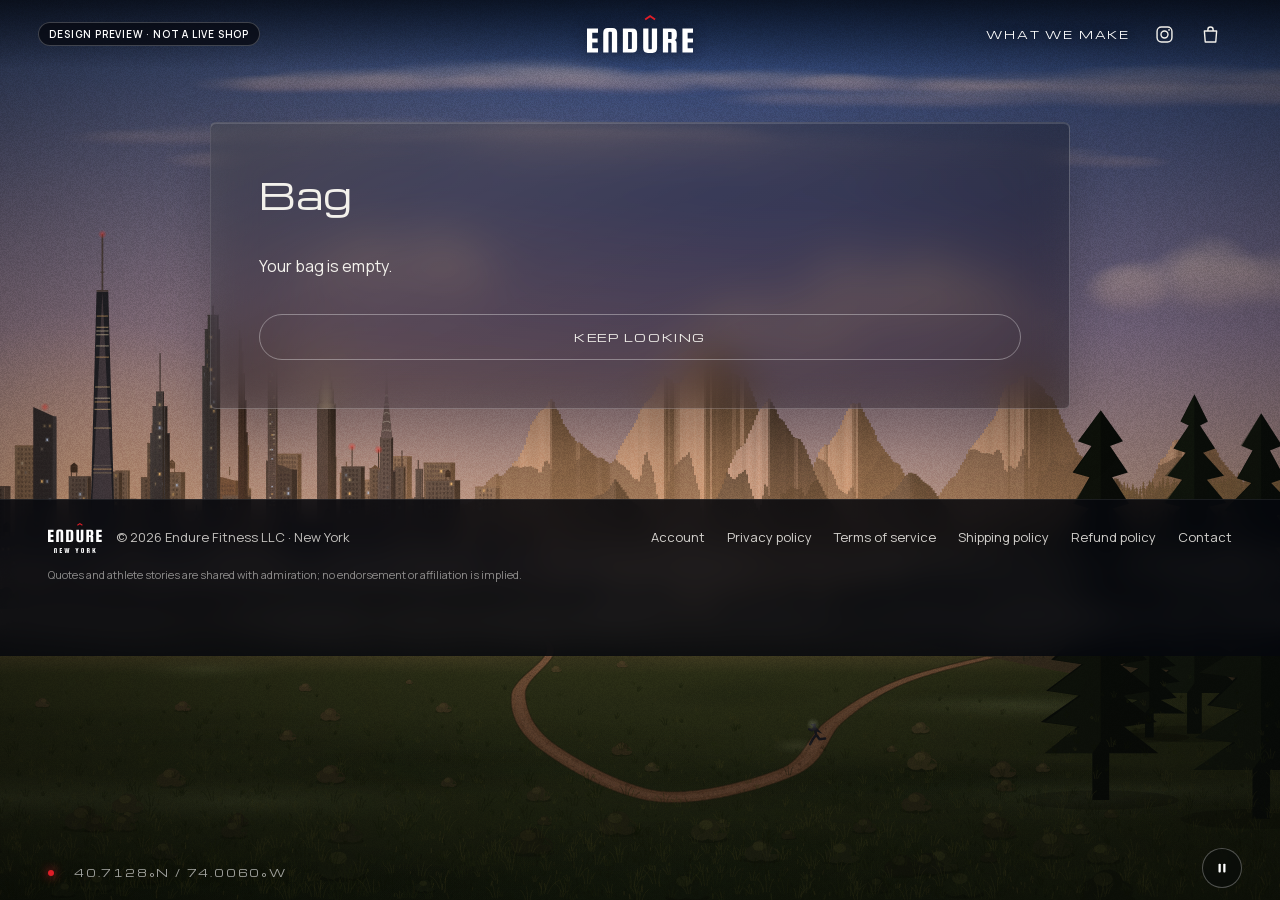
<file: cart/index.html>
<!doctype html>
<html lang="en" class="no-js">
  <head>
<meta name="robots" content="noindex, nofollow">
<link rel="stylesheet" href="/preview/preview-mode.css">
<script src="/preview/preview-mode.js" defer></script>
    <meta charset="utf-8">
    <meta name="viewport" content="width=device-width, initial-scale=1">
    <meta name="theme-color" content="#05070d"><title>ENDÛRE: Endure Athletics, New York</title><link rel="canonical" href="https://preview.endureny.com/cart">
<meta property="og:site_name" content="ENDÛRE">
<meta property="og:type" content="website">
<meta property="og:title" content="ENDÛRE: Endure Athletics, New York">
<meta property="og:url" content="https://preview.endureny.com/cart"><meta property="og:image" content="https://preview.endureny.com/assets/endure-logo.png"><meta name="twitter:card" content="summary_large_image"><link rel="icon" type="image/svg+xml" href="/assets/favicon.svg">
  <link rel="apple-touch-icon" href="/assets/favicon-192.png">
<link rel="preload" href="/assets/barlow-condensed-600.woff2" as="font" type="font/woff2" crossorigin="anonymous">
<link rel="preload" href="/assets/manrope-var.woff2" as="font" type="font/woff2" crossorigin="anonymous">
<style>
  @font-face { font-family: 'Barlow Condensed'; src: url('/assets/barlow-condensed-600.woff2') format('woff2'); font-weight: 600; font-display: swap; }
  @font-face { font-family: 'Manrope'; src: url('/assets/manrope-var.woff2') format('woff2'); font-weight: 400 700; font-display: swap; }
  @font-face { font-family: 'Michroma'; src: url('/assets/michroma-400.woff2') format('woff2'); font-weight: 400; font-display: swap; }
  @font-face { font-family: 'Instrument Serif'; src: url('/assets/instrument-serif-italic.woff2') format('woff2'); font-style: italic; font-weight: 400; font-display: swap; }
</style>

<style>
  :root {
    --color-night: #05070d;
    --color-red: #E01E28;
    --color-violet: #8A2BE2;
    --logo-accent: #E01E28;
    --intro-delay: 5000ms;
    --quote-reveal: 3000ms;
  }
</style>
<link rel="stylesheet" href="/assets/critical.css" data-preload>
    <link rel="stylesheet" href="/assets/theme.css">
<script type="importmap">
  {
    "imports": {
      "@shopify/events": "https://cdn.shopify.com/storefront/standard-events.js",
      "@theme/cart": "/assets/cart.js",
      "@theme/lightbox": "/assets/lightbox.js"
    }
  }
</script>
<script>
  document.documentElement.classList.replace('no-js', 'js');
  window.Theme = {
    routes: {
      root: "/",
      cart_url: "/cart",
      cart_add_url: "/cart/add",
      cart_change_url: "/cart/change"
    },
    strings: {
      added: "Added to your bag.",
      error: "Something went wrong. Please try again.",
      clockSuffix: "NYC"
    }
  };
</script>
<script src="/assets/scene.js" type="module"></script><script src="/assets/theme.js" type="module"></script>

  </head><body class="template-cart"><a class="skip-link" href="#MainContent">Skip to content</a><div class="scene-layer" aria-hidden="true">
    <endure-scene
      start="dawn"
      cycle-seconds="20"
    ></endure-scene>
  </div>
  <div class="scene-clock intro-hold" data-scene-clock aria-hidden="true">
    <span class="scene-clock__dot"></span>
    <span data-scene-clock-time></span>
    <span class="scene-clock__coords">40.7128°N / 74.0060°W</span>
  </div><button
  type="button"
  class="scene-toggle intro-hold"
  data-scene-toggle
  aria-pressed="false"
  aria-label="Pause motion"
>
  <svg class="scene-toggle__pause" viewBox="0 0 16 16" aria-hidden="true" focusable="false"><rect x="4" y="3" width="2.6" height="10" rx="1"/><rect x="9.4" y="3" width="2.6" height="10" rx="1"/></svg>
  <svg class="scene-toggle__play" viewBox="0 0 16 16" aria-hidden="true" focusable="false"><path d="M5 3.2v9.6a.6.6 0 0 0 .9.5l7.6-4.8a.6.6 0 0 0 0-1L5.9 2.7a.6.6 0 0 0-.9.5z"/></svg>
</button>
<header id="shopify-section-sections--preview__header" class="shopify-section section-header intro-hold">
<div class="site-header"><span class="site-header__start">
    <a class="site-header__link site-header__link--start" href="/#what-we-make">What we make</a>
  </span>
  <a href="/" class="site-header__logo"><svg xmlns="http://www.w3.org/2000/svg" viewBox="0.0 0.0 100.0 35.7" role="img" aria-hidden="true" focusable="false"><g fill="currentColor"><path d="M4.910557699052963 31.26274527939662H10.347246580147317V35.33149308718336H0.0V12.63770143513145H10.347246580147317V16.636298418646007H4.910557699052963V21.967761063332084H9.99649245878639V25.826056398302267H4.910557699052963Z"/><path d="M28.305857593826723 35.33149308718336H23.39529989477376V16.495996770101637Q23.39529989477376 16.215393473012895 23.20238512802525 16.00494100019634Q23.00947036127674 15.794488527379784 22.728867064188 15.794488527379784H20.834794808839Q20.55419151175026 15.794488527379784 20.361276745001753 16.00494100019634Q20.16836197825324 16.215393473012895 20.16836197825324 16.495996770101637V35.33149308718336H15.257804279200279V16.91690171573475Q15.257804279200279 12.286947313770526 19.60715538407576 12.286947313770526H23.95650648895124Q28.305857593826723 12.286947313770526 28.305857593826723 16.91690171573475Z"/><path d="M42.72185198176078 12.63770143513145Q47.07120308663626 12.63770143513145 47.07120308663626 17.267655837095674V30.701538685219138Q47.07120308663626 35.33149308718336 42.72185198176078 35.33149308718336H33.70747106278498V12.63770143513145ZM42.1606453875833 31.26274527939662V16.671373830782102Q42.1606453875833 16.39077053369336 41.96773062083479 16.180318060876804Q41.774815854086285 15.969865588060248 41.49421255699754 15.969865588060248H38.61802876183795V31.964253522118472H41.49421255699754Q41.774815854086285 31.964253522118472 41.96773062083479 31.753801049301916Q42.1606453875833 31.54334857648536 42.1606453875833 31.26274527939662Z"/><path d="M60.92599088039284 12.63770143513145H65.8365485794458V31.052292806580063Q65.8365485794458 35.68224720854429 61.48719747457032 35.68224720854429H57.13784636969484Q52.78849526481935 35.68224720854429 52.78849526481935 31.052292806580063V12.63770143513145H57.69905296387232V31.473197752213174Q57.69905296387232 31.753801049301916 57.89196773062083 31.96425352211847Q58.084882497369335 32.174705994935024 58.36548579445808 32.174705994935024H60.25955804980708Q60.54016134689582 32.174705994935024 60.73307611364433 31.96425352211847Q60.92599088039284 31.753801049301916 60.92599088039284 31.473197752213174Z"/><path d="M76.21887057172921 26.036508871118823V35.33149308718336H71.30831287267625V12.63770143513145H80.0420904945633Q84.39144159943879 12.63770143513145 84.39144159943879 17.267655837095674V19.89831174730262Q84.39144159943879 22.70434471819003 82.3921431076815 23.476003785184062Q84.14591371448614 24.10736120363373 84.14591371448614 26.352187580343656V35.33149308718336H79.23535601543317V26.738017113840677Q79.23535601543317 26.036508871118823 78.56892318484742 26.036508871118823ZM76.21887057172921 15.969865588060248V22.59911848178175H78.81445106980006Q79.0950543668888 22.59911848178175 79.28796913363732 22.388666008965195Q79.48088390038582 22.17821353614864 79.48088390038582 21.897610239059897V16.671373830782102Q79.48088390038582 16.39077053369336 79.28796913363732 16.180318060876804Q79.0950543668888 15.969865588060248 78.81445106980006 15.969865588060248Z"/><path d="M94.56331111890565 31.26274527939662H100.0V35.33149308718336H89.65275341985269V12.63770143513145H100.0V16.636298418646007H94.56331111890565V21.967761063332084H99.64924587863906V25.826056398302267H94.56331111890565Z"/></g><path class="logo__accent" style="fill:var(--logo-accent,#E01E28)" d="M 59.3125 0 L 64.4628 3.4335 L 63.4785 4.9101 L 59.3125 2.1327 L 55.1465 4.9101 L 54.1622 3.4335 Z"/></svg>
<span class="visually-hidden">ENDÛRE</span>
  </a>
  <nav class="site-header__nav" aria-label="Utility">
    <a class="site-header__link site-header__link--nav" href="/#what-we-make">What we make</a><a class="icon-link" href="https://www.instagram.com/endure.ny" target="_blank" rel="noopener"><svg xmlns="http://www.w3.org/2000/svg" viewBox="0 0 24 24" fill="none" stroke="currentColor" stroke-width="1.6" aria-hidden="true" focusable="false"><rect x="3.5" y="3.5" width="17" height="17" rx="5"/><circle cx="12" cy="12" r="4"/><circle cx="17.2" cy="6.8" r="1" fill="currentColor" stroke="none"/></svg>
<span class="visually-hidden">Instagram (opens in a new window)</span>
      </a><a href="/cart" class="icon-link cart-link" data-cart-open><svg xmlns="http://www.w3.org/2000/svg" viewBox="0 0 24 24" fill="none" stroke="currentColor" stroke-width="1.6" stroke-linejoin="round" aria-hidden="true" focusable="false"><path d="M5 8h14l-1 12.5H6L5 8Z"/><path d="M9 8V6.5a3 3 0 0 1 6 0V8"/></svg>
<span class="visually-hidden">Bag</span>
      <span class="cart-link__count" data-cart-count hidden>0<span class="visually-hidden"> items in your bag</span>
      </span>
    </a>
  </nav>
</div>


</header>

    <main id="MainContent" tabindex="-1">
      <section id="shopify-section-template--preview__main" class="shopify-section section section--page">
<div class="page-panel" data-main-cart>
  <h1 class="h2">Bag</h1><p>Your bag is empty.</p>
    <a class="button button--ghost" href="/">Keep looking</a></div>


</section>
    </main>

    <footer id="shopify-section-sections--preview__footer" class="shopify-section section-footer intro-hold">
<div class="site-footer" data-site-footer>
  <div class="site-footer__brand">
    <span class="site-footer__mark"><svg xmlns="http://www.w3.org/2000/svg" viewBox="0.0 0.0 100.0 55.8" role="img" aria-hidden="true" focusable="false"><g fill="currentColor"><path d="M4.910557699052963 31.26274527939662H10.347246580147317V35.33149308718336H0.0V12.63770143513145H10.347246580147317V16.636298418646007H4.910557699052963V21.967761063332084H9.99649245878639V25.826056398302267H4.910557699052963Z"/><path d="M28.305857593826723 35.33149308718336H23.39529989477376V16.495996770101637Q23.39529989477376 16.215393473012895 23.20238512802525 16.00494100019634Q23.00947036127674 15.794488527379784 22.728867064188 15.794488527379784H20.834794808839Q20.55419151175026 15.794488527379784 20.361276745001753 16.00494100019634Q20.16836197825324 16.215393473012895 20.16836197825324 16.495996770101637V35.33149308718336H15.257804279200279V16.91690171573475Q15.257804279200279 12.286947313770526 19.60715538407576 12.286947313770526H23.95650648895124Q28.305857593826723 12.286947313770526 28.305857593826723 16.91690171573475Z"/><path d="M42.72185198176078 12.63770143513145Q47.07120308663626 12.63770143513145 47.07120308663626 17.267655837095674V30.701538685219138Q47.07120308663626 35.33149308718336 42.72185198176078 35.33149308718336H33.70747106278498V12.63770143513145ZM42.1606453875833 31.26274527939662V16.671373830782102Q42.1606453875833 16.39077053369336 41.96773062083479 16.180318060876804Q41.774815854086285 15.969865588060248 41.49421255699754 15.969865588060248H38.61802876183795V31.964253522118472H41.49421255699754Q41.774815854086285 31.964253522118472 41.96773062083479 31.753801049301916Q42.1606453875833 31.54334857648536 42.1606453875833 31.26274527939662Z"/><path d="M60.92599088039284 12.63770143513145H65.8365485794458V31.052292806580063Q65.8365485794458 35.68224720854429 61.48719747457032 35.68224720854429H57.13784636969484Q52.78849526481935 35.68224720854429 52.78849526481935 31.052292806580063V12.63770143513145H57.69905296387232V31.473197752213174Q57.69905296387232 31.753801049301916 57.89196773062083 31.96425352211847Q58.084882497369335 32.174705994935024 58.36548579445808 32.174705994935024H60.25955804980708Q60.54016134689582 32.174705994935024 60.73307611364433 31.96425352211847Q60.92599088039284 31.753801049301916 60.92599088039284 31.473197752213174Z"/><path d="M76.21887057172921 26.036508871118823V35.33149308718336H71.30831287267625V12.63770143513145H80.0420904945633Q84.39144159943879 12.63770143513145 84.39144159943879 17.267655837095674V19.89831174730262Q84.39144159943879 22.70434471819003 82.3921431076815 23.476003785184062Q84.14591371448614 24.10736120363373 84.14591371448614 26.352187580343656V35.33149308718336H79.23535601543317V26.738017113840677Q79.23535601543317 26.036508871118823 78.56892318484742 26.036508871118823ZM76.21887057172921 15.969865588060248V22.59911848178175H78.81445106980006Q79.0950543668888 22.59911848178175 79.28796913363732 22.388666008965195Q79.48088390038582 22.17821353614864 79.48088390038582 21.897610239059897V16.671373830782102Q79.48088390038582 16.39077053369336 79.28796913363732 16.180318060876804Q79.0950543668888 15.969865588060248 78.81445106980006 15.969865588060248Z"/><path d="M94.56331111890565 31.26274527939662H100.0V35.33149308718336H89.65275341985269V12.63770143513145H100.0V16.636298418646007H94.56331111890565V21.967761063332084H99.64924587863906V25.826056398302267H94.56331111890565Z"/><path d="M16.517011574886006 55.64925736145412H14.552788495264817V48.11505883462143Q14.552788495264817 48.002817515785935 14.475622588565415 47.91863652665931Q14.39845668186601 47.83445553753269 14.286215363030514 47.83445553753269H13.528586460890914Q13.416345142055418 47.83445553753269 13.339179235356013 47.91863652665931Q13.26201332865661 48.002817515785935 13.26201332865661 48.11505883462143V55.64925736145412H11.297790249035424V48.283420812874674Q11.297790249035424 46.43143905208898 13.037530690985617 46.43143905208898H14.77727113293581Q16.517011574886006 46.43143905208898 16.517011574886006 48.283420812874674Z"/><path d="M23.72851631006664 54.02175823833942H25.903191862504382V55.64925736145412H21.764293230445453V46.571740700633356H25.903191862504382V48.17117949403918H23.72851631006664V50.30376455191361H25.762890213960013V51.84708268590168H23.72851631006664Z"/><path d="M34.32129077516661 46.571740700633356H36.0610312171168L37.11329358119958 53.404430984744195L37.89898281304805 46.571740700633356H39.80708523325149L38.3339179235356 55.64925736145412H36.10312171168011L35.191160996141704 50.079281914242614L34.2792002806033 55.64925736145412H32.04840406874781L30.575236759031917 46.571740700633356H32.48333917923536L33.26902841108383 53.404430984744195Z"/><path d="M56.839705366538055 46.571740700633356 54.8895124517713 52.33813845580698V55.64925736145412H52.92528937215012V52.33813845580698L50.97509645738337 46.571740700633356H52.827078218169056L53.907400911960714 50.35988521133135L54.987723605752365 46.571740700633356Z"/><path d="M66.95545422658715 48.283420812874674V53.9375772492128Q66.95545422658715 55.78955900999849 65.21571378463696 55.78955900999849H63.34970185899684Q61.60996141704664 55.78955900999849 61.60996141704664 53.9375772492128V48.283420812874674Q61.60996141704664 46.43143905208898 63.34970185899684 46.43143905208898H65.21571378463696Q66.95545422658715 46.43143905208898 66.95545422658715 48.283420812874674ZM64.99123114696597 54.162059886883796V48.044908010349246Q64.99123114696597 47.932666691513745 64.91406524026657 47.84848570238712Q64.83689933356716 47.7643047132605 64.72465801473166 47.7643047132605H63.84075762890213Q63.72851631006664 47.7643047132605 63.65135040336723 47.84848570238712Q63.574184496667826 47.932666691513745 63.574184496667826 48.044908010349246V54.162059886883796Q63.574184496667826 54.27430120571929 63.65135040336723 54.35848219484591Q63.72851631006664 54.442663183972535 63.84075762890213 54.442663183972535H64.72465801473166Q64.83689933356716 54.442663183972535 64.91406524026657 54.35848219484591Q64.99123114696597 54.27430120571929 64.99123114696597 54.162059886883796Z"/><path d="M74.29323044545772 51.931263675028305V55.64925736145412H72.32900736583655V46.571740700633356H75.82251841459136Q77.56225885654156 46.571740700633356 77.56225885654156 48.42372246141905V49.47598482550182Q77.56225885654156 50.59839801385679 76.76253945983865 50.9070616406544Q77.46404770256049 51.159604608034265 77.46404770256049 52.05753515871824V55.64925736145412H75.49982462293931V52.21186697211704Q75.49982462293931 51.931263675028305 75.233251490705 51.931263675028305ZM74.29323044545772 47.90460636180487V50.556307519293476H75.33146264468607Q75.44370396352156 50.556307519293476 75.52086987022096 50.472126530166854Q75.59803577692037 50.38794554104023 75.59803577692037 50.27570422220473V48.18520965889361Q75.59803577692037 48.07296834005812 75.52086987022096 47.988787350931496Q75.44370396352156 47.90460636180487 75.33146264468607 47.90460636180487Z"/><path d="M88.4075762890214 46.571740700633356 86.86425815503333 50.73869966240115 88.70220975096458 55.64925736145412H86.69589617678008L85.34900035075412 52.05753515871824H84.71764293230446V55.64925736145412H82.75341985268328V46.571740700633356H84.71764293230446V50.37391537618579H85.19466853735531L86.61171518765346 46.571740700633356Z"/></g><path class="logo__accent" style="fill:var(--logo-accent,#E01E28)" d="M 59.3125 0 L 64.4628 3.4335 L 63.4785 4.9101 L 59.3125 2.1327 L 55.1465 4.9101 L 54.1622 3.4335 Z"/></svg>
</span>
    <span>© 2026 Endure Fitness LLC · New York</span>
  </div><p class="site-footer__note">Quotes and athlete stories are shared with admiration; no endorsement or affiliation is implied.</p><nav aria-label="Footer">
    <ul role="list" class="site-footer__links"><li><a href="/account">Account</a></li><li><a href="/policies/privacy-policy">Privacy policy</a></li><li><a href="/policies/terms-of-service">Terms of service</a></li><li><a href="/policies/shipping-policy">Shipping policy</a></li><li><a href="/policies/refund-policy">Refund policy</a></li><li><a href="/pages/contact">Contact</a></li></ul>
  </nav>
</div>


</footer>

    <div id="shopify-section-cart-drawer" class="shopify-section ">
<cart-drawer>
  <dialog class="drawer" id="CartDrawer" aria-labelledby="CartDrawer-title" data-cart-drawer>
    <div class="drawer__head">
      <h2 id="CartDrawer-title" class="drawer__title">Bag</h2>
      <button type="button" class="icon-button drawer__close" data-close autofocus><svg xmlns="http://www.w3.org/2000/svg" viewBox="0 0 24 24" fill="none" stroke="currentColor" stroke-width="1.6" stroke-linecap="round" aria-hidden="true" focusable="false"><path d="M6 6l12 12M18 6 6 18"/></svg>
<span class="visually-hidden">Close</span>
      </button>
    </div><div class="drawer__empty">
        <p>Your bag is empty.</p>
        <button type="button" class="button button--ghost" data-close>Keep looking</button>
      </div></dialog>
</cart-drawer>


</div>
  </body>
</html>
</file>
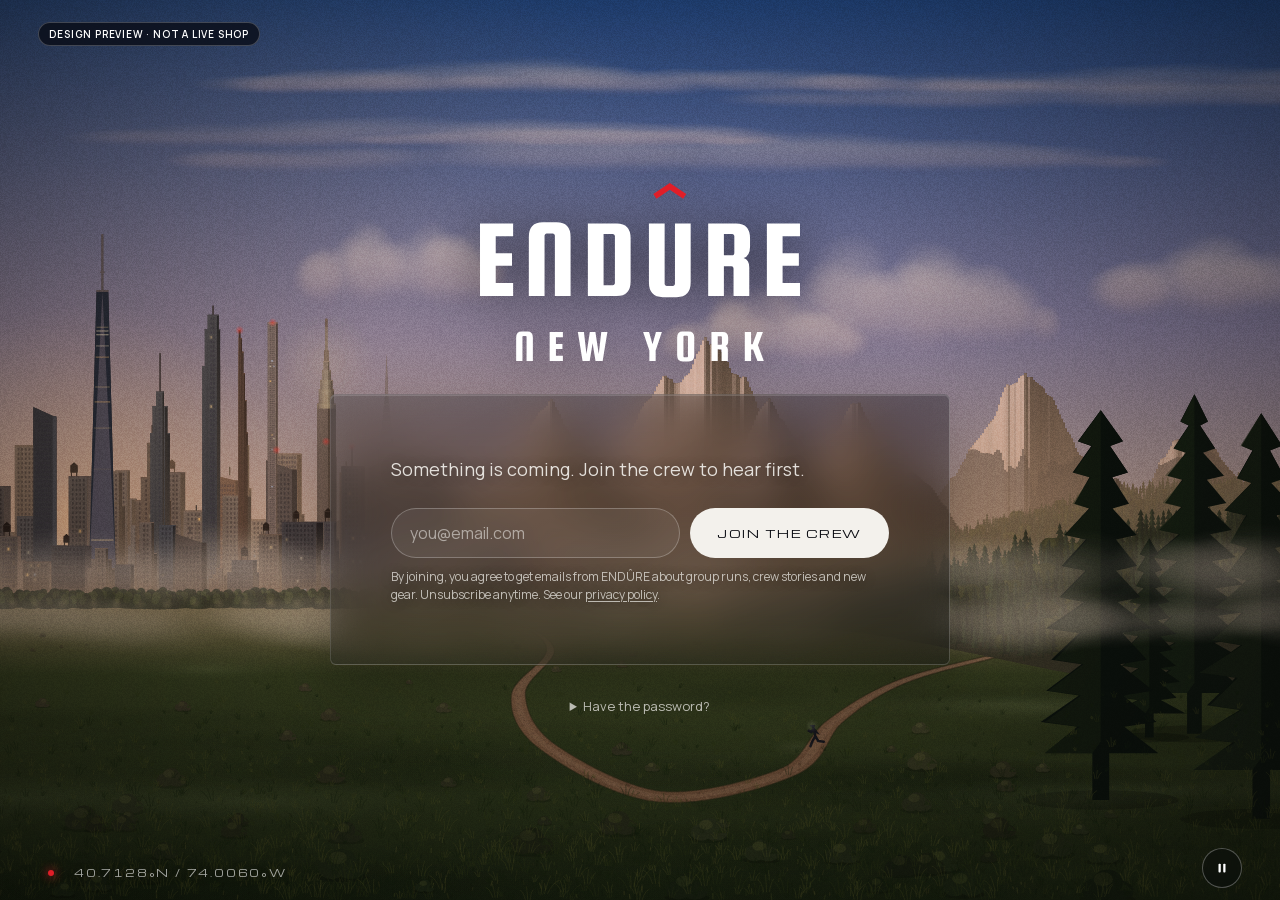
<file: password/index.html>
<!doctype html>
<html lang="en" class="no-js">
  <head>
<meta name="robots" content="noindex, nofollow">
<link rel="stylesheet" href="/preview/preview-mode.css">
<script src="/preview/preview-mode.js" defer></script>
    <meta charset="utf-8">
    <meta name="viewport" content="width=device-width, initial-scale=1">
    <meta name="theme-color" content="#05070d"><title>ENDÛRE: Endure Athletics, New York</title><link rel="canonical" href="https://preview.endureny.com/password">
<meta property="og:site_name" content="ENDÛRE">
<meta property="og:type" content="website">
<meta property="og:title" content="ENDÛRE: Endure Athletics, New York">
<meta property="og:url" content="https://preview.endureny.com/password"><meta property="og:image" content="https://preview.endureny.com/assets/endure-logo.png"><meta name="twitter:card" content="summary_large_image"><link rel="icon" type="image/svg+xml" href="/assets/favicon.svg">
  <link rel="apple-touch-icon" href="/assets/favicon-192.png">
<link rel="preload" href="/assets/barlow-condensed-600.woff2" as="font" type="font/woff2" crossorigin="anonymous">
<link rel="preload" href="/assets/manrope-var.woff2" as="font" type="font/woff2" crossorigin="anonymous">
<style>
  @font-face { font-family: 'Barlow Condensed'; src: url('/assets/barlow-condensed-600.woff2') format('woff2'); font-weight: 600; font-display: swap; }
  @font-face { font-family: 'Manrope'; src: url('/assets/manrope-var.woff2') format('woff2'); font-weight: 400 700; font-display: swap; }
  @font-face { font-family: 'Michroma'; src: url('/assets/michroma-400.woff2') format('woff2'); font-weight: 400; font-display: swap; }
  @font-face { font-family: 'Instrument Serif'; src: url('/assets/instrument-serif-italic.woff2') format('woff2'); font-style: italic; font-weight: 400; font-display: swap; }
</style>

<style>
  :root {
    --color-night: #05070d;
    --color-red: #E01E28;
    --color-violet: #8A2BE2;
    --logo-accent: #E01E28;
    --intro-delay: 5000ms;
    --quote-reveal: 3000ms;
  }
</style>
<link rel="stylesheet" href="/assets/critical.css" data-preload>
    <link rel="stylesheet" href="/assets/theme.css">
<script type="importmap">
  {
    "imports": {
      "@shopify/events": "https://cdn.shopify.com/storefront/standard-events.js",
      "@theme/cart": "/assets/cart.js",
      "@theme/lightbox": "/assets/lightbox.js"
    }
  }
</script>
<script>
  document.documentElement.classList.replace('no-js', 'js');
  window.Theme = {
    routes: {
      root: "/",
      cart_url: "/cart",
      cart_add_url: "/cart/add",
      cart_change_url: "/cart/change"
    },
    strings: {
      added: "Added to your bag.",
      error: "Something went wrong. Please try again.",
      clockSuffix: "NYC"
    }
  };
</script>
<script src="/assets/scene.js" type="module"></script><script src="/assets/theme.js" type="module"></script>

  </head>
  <body class="template-password"><div class="scene-layer" aria-hidden="true">
    <endure-scene
      start="dawn"
      cycle-seconds="20"
    ></endure-scene>
  </div>
  <div class="scene-clock intro-hold" data-scene-clock aria-hidden="true">
    <span class="scene-clock__dot"></span>
    <span data-scene-clock-time></span>
    <span class="scene-clock__coords">40.7128°N / 74.0060°W</span>
  </div><button
  type="button"
  class="scene-toggle intro-hold"
  data-scene-toggle
  aria-pressed="false"
  aria-label="Pause motion"
>
  <svg class="scene-toggle__pause" viewBox="0 0 16 16" aria-hidden="true" focusable="false"><rect x="4" y="3" width="2.6" height="10" rx="1"/><rect x="9.4" y="3" width="2.6" height="10" rx="1"/></svg>
  <svg class="scene-toggle__play" viewBox="0 0 16 16" aria-hidden="true" focusable="false"><path d="M5 3.2v9.6a.6.6 0 0 0 .9.5l7.6-4.8a.6.6 0 0 0 0-1L5.9 2.7a.6.6 0 0 0-.9.5z"/></svg>
</button>
<main id="MainContent" tabindex="-1">
      <section id="shopify-section-template--preview__main" class="shopify-section section section--password">
<div class="password">
  <div class="password__mark"><svg xmlns="http://www.w3.org/2000/svg" viewBox="0.0 0.0 100.0 55.8" role="img" aria-hidden="true" focusable="false"><g fill="currentColor"><path d="M4.910557699052963 31.26274527939662H10.347246580147317V35.33149308718336H0.0V12.63770143513145H10.347246580147317V16.636298418646007H4.910557699052963V21.967761063332084H9.99649245878639V25.826056398302267H4.910557699052963Z"/><path d="M28.305857593826723 35.33149308718336H23.39529989477376V16.495996770101637Q23.39529989477376 16.215393473012895 23.20238512802525 16.00494100019634Q23.00947036127674 15.794488527379784 22.728867064188 15.794488527379784H20.834794808839Q20.55419151175026 15.794488527379784 20.361276745001753 16.00494100019634Q20.16836197825324 16.215393473012895 20.16836197825324 16.495996770101637V35.33149308718336H15.257804279200279V16.91690171573475Q15.257804279200279 12.286947313770526 19.60715538407576 12.286947313770526H23.95650648895124Q28.305857593826723 12.286947313770526 28.305857593826723 16.91690171573475Z"/><path d="M42.72185198176078 12.63770143513145Q47.07120308663626 12.63770143513145 47.07120308663626 17.267655837095674V30.701538685219138Q47.07120308663626 35.33149308718336 42.72185198176078 35.33149308718336H33.70747106278498V12.63770143513145ZM42.1606453875833 31.26274527939662V16.671373830782102Q42.1606453875833 16.39077053369336 41.96773062083479 16.180318060876804Q41.774815854086285 15.969865588060248 41.49421255699754 15.969865588060248H38.61802876183795V31.964253522118472H41.49421255699754Q41.774815854086285 31.964253522118472 41.96773062083479 31.753801049301916Q42.1606453875833 31.54334857648536 42.1606453875833 31.26274527939662Z"/><path d="M60.92599088039284 12.63770143513145H65.8365485794458V31.052292806580063Q65.8365485794458 35.68224720854429 61.48719747457032 35.68224720854429H57.13784636969484Q52.78849526481935 35.68224720854429 52.78849526481935 31.052292806580063V12.63770143513145H57.69905296387232V31.473197752213174Q57.69905296387232 31.753801049301916 57.89196773062083 31.96425352211847Q58.084882497369335 32.174705994935024 58.36548579445808 32.174705994935024H60.25955804980708Q60.54016134689582 32.174705994935024 60.73307611364433 31.96425352211847Q60.92599088039284 31.753801049301916 60.92599088039284 31.473197752213174Z"/><path d="M76.21887057172921 26.036508871118823V35.33149308718336H71.30831287267625V12.63770143513145H80.0420904945633Q84.39144159943879 12.63770143513145 84.39144159943879 17.267655837095674V19.89831174730262Q84.39144159943879 22.70434471819003 82.3921431076815 23.476003785184062Q84.14591371448614 24.10736120363373 84.14591371448614 26.352187580343656V35.33149308718336H79.23535601543317V26.738017113840677Q79.23535601543317 26.036508871118823 78.56892318484742 26.036508871118823ZM76.21887057172921 15.969865588060248V22.59911848178175H78.81445106980006Q79.0950543668888 22.59911848178175 79.28796913363732 22.388666008965195Q79.48088390038582 22.17821353614864 79.48088390038582 21.897610239059897V16.671373830782102Q79.48088390038582 16.39077053369336 79.28796913363732 16.180318060876804Q79.0950543668888 15.969865588060248 78.81445106980006 15.969865588060248Z"/><path d="M94.56331111890565 31.26274527939662H100.0V35.33149308718336H89.65275341985269V12.63770143513145H100.0V16.636298418646007H94.56331111890565V21.967761063332084H99.64924587863906V25.826056398302267H94.56331111890565Z"/><path d="M16.517011574886006 55.64925736145412H14.552788495264817V48.11505883462143Q14.552788495264817 48.002817515785935 14.475622588565415 47.91863652665931Q14.39845668186601 47.83445553753269 14.286215363030514 47.83445553753269H13.528586460890914Q13.416345142055418 47.83445553753269 13.339179235356013 47.91863652665931Q13.26201332865661 48.002817515785935 13.26201332865661 48.11505883462143V55.64925736145412H11.297790249035424V48.283420812874674Q11.297790249035424 46.43143905208898 13.037530690985617 46.43143905208898H14.77727113293581Q16.517011574886006 46.43143905208898 16.517011574886006 48.283420812874674Z"/><path d="M23.72851631006664 54.02175823833942H25.903191862504382V55.64925736145412H21.764293230445453V46.571740700633356H25.903191862504382V48.17117949403918H23.72851631006664V50.30376455191361H25.762890213960013V51.84708268590168H23.72851631006664Z"/><path d="M34.32129077516661 46.571740700633356H36.0610312171168L37.11329358119958 53.404430984744195L37.89898281304805 46.571740700633356H39.80708523325149L38.3339179235356 55.64925736145412H36.10312171168011L35.191160996141704 50.079281914242614L34.2792002806033 55.64925736145412H32.04840406874781L30.575236759031917 46.571740700633356H32.48333917923536L33.26902841108383 53.404430984744195Z"/><path d="M56.839705366538055 46.571740700633356 54.8895124517713 52.33813845580698V55.64925736145412H52.92528937215012V52.33813845580698L50.97509645738337 46.571740700633356H52.827078218169056L53.907400911960714 50.35988521133135L54.987723605752365 46.571740700633356Z"/><path d="M66.95545422658715 48.283420812874674V53.9375772492128Q66.95545422658715 55.78955900999849 65.21571378463696 55.78955900999849H63.34970185899684Q61.60996141704664 55.78955900999849 61.60996141704664 53.9375772492128V48.283420812874674Q61.60996141704664 46.43143905208898 63.34970185899684 46.43143905208898H65.21571378463696Q66.95545422658715 46.43143905208898 66.95545422658715 48.283420812874674ZM64.99123114696597 54.162059886883796V48.044908010349246Q64.99123114696597 47.932666691513745 64.91406524026657 47.84848570238712Q64.83689933356716 47.7643047132605 64.72465801473166 47.7643047132605H63.84075762890213Q63.72851631006664 47.7643047132605 63.65135040336723 47.84848570238712Q63.574184496667826 47.932666691513745 63.574184496667826 48.044908010349246V54.162059886883796Q63.574184496667826 54.27430120571929 63.65135040336723 54.35848219484591Q63.72851631006664 54.442663183972535 63.84075762890213 54.442663183972535H64.72465801473166Q64.83689933356716 54.442663183972535 64.91406524026657 54.35848219484591Q64.99123114696597 54.27430120571929 64.99123114696597 54.162059886883796Z"/><path d="M74.29323044545772 51.931263675028305V55.64925736145412H72.32900736583655V46.571740700633356H75.82251841459136Q77.56225885654156 46.571740700633356 77.56225885654156 48.42372246141905V49.47598482550182Q77.56225885654156 50.59839801385679 76.76253945983865 50.9070616406544Q77.46404770256049 51.159604608034265 77.46404770256049 52.05753515871824V55.64925736145412H75.49982462293931V52.21186697211704Q75.49982462293931 51.931263675028305 75.233251490705 51.931263675028305ZM74.29323044545772 47.90460636180487V50.556307519293476H75.33146264468607Q75.44370396352156 50.556307519293476 75.52086987022096 50.472126530166854Q75.59803577692037 50.38794554104023 75.59803577692037 50.27570422220473V48.18520965889361Q75.59803577692037 48.07296834005812 75.52086987022096 47.988787350931496Q75.44370396352156 47.90460636180487 75.33146264468607 47.90460636180487Z"/><path d="M88.4075762890214 46.571740700633356 86.86425815503333 50.73869966240115 88.70220975096458 55.64925736145412H86.69589617678008L85.34900035075412 52.05753515871824H84.71764293230446V55.64925736145412H82.75341985268328V46.571740700633356H84.71764293230446V50.37391537618579H85.19466853735531L86.61171518765346 46.571740700633356Z"/></g><path class="logo__accent" style="fill:var(--logo-accent,#E01E28)" d="M 59.3125 0 L 64.4628 3.4335 L 63.4785 4.9101 L 59.3125 2.1327 L 55.1465 4.9101 L 54.1622 3.4335 Z"/></svg>
</div>
  <h1 class="visually-hidden">ENDÛRE</h1>
  <div class="panel glass password__panel">
    <p class="lede">Something is coming. Join the crew to hear first.</p><form method="post" action="/contact#crew" accept-charset="UTF-8" id="PasswordSignup" class="signup__form"><input type="hidden" name="form_type" value="customer"><input type="hidden" name="contact[tags]" value="prelaunch,newsletter,crew"><div class="signup__row">
          <label class="visually-hidden" for="PasswordSignup-email">Email</label>
          <input id="PasswordSignup-email" class="signup__input" type="email" name="contact[email]" autocomplete="email" placeholder="you@email.com" required>
          <button type="submit" class="button button--light">Join the crew</button>
        </div><p class="signup__consent">By joining, you agree to get emails from ENDÛRE about group runs, crew stories and new gear. Unsubscribe anytime. See our <a href="/policies/privacy-policy">privacy policy</a>.</p></form></div>
  <details class="password__login">
    <summary>Have the password?</summary><form method="post" action="/password" accept-charset="UTF-8" class="signup__row"><input type="hidden" name="form_type" value="storefront_password"><label class="visually-hidden" for="StorefrontPassword">Password</label>
      <input id="StorefrontPassword" class="signup__input" type="password" name="password" autocomplete="current-password" placeholder="Password">
      <button type="submit" class="button button--ghost">Enter</button></form></details>
</div>


</section>
    </main>
  </body>
</html>
</file>
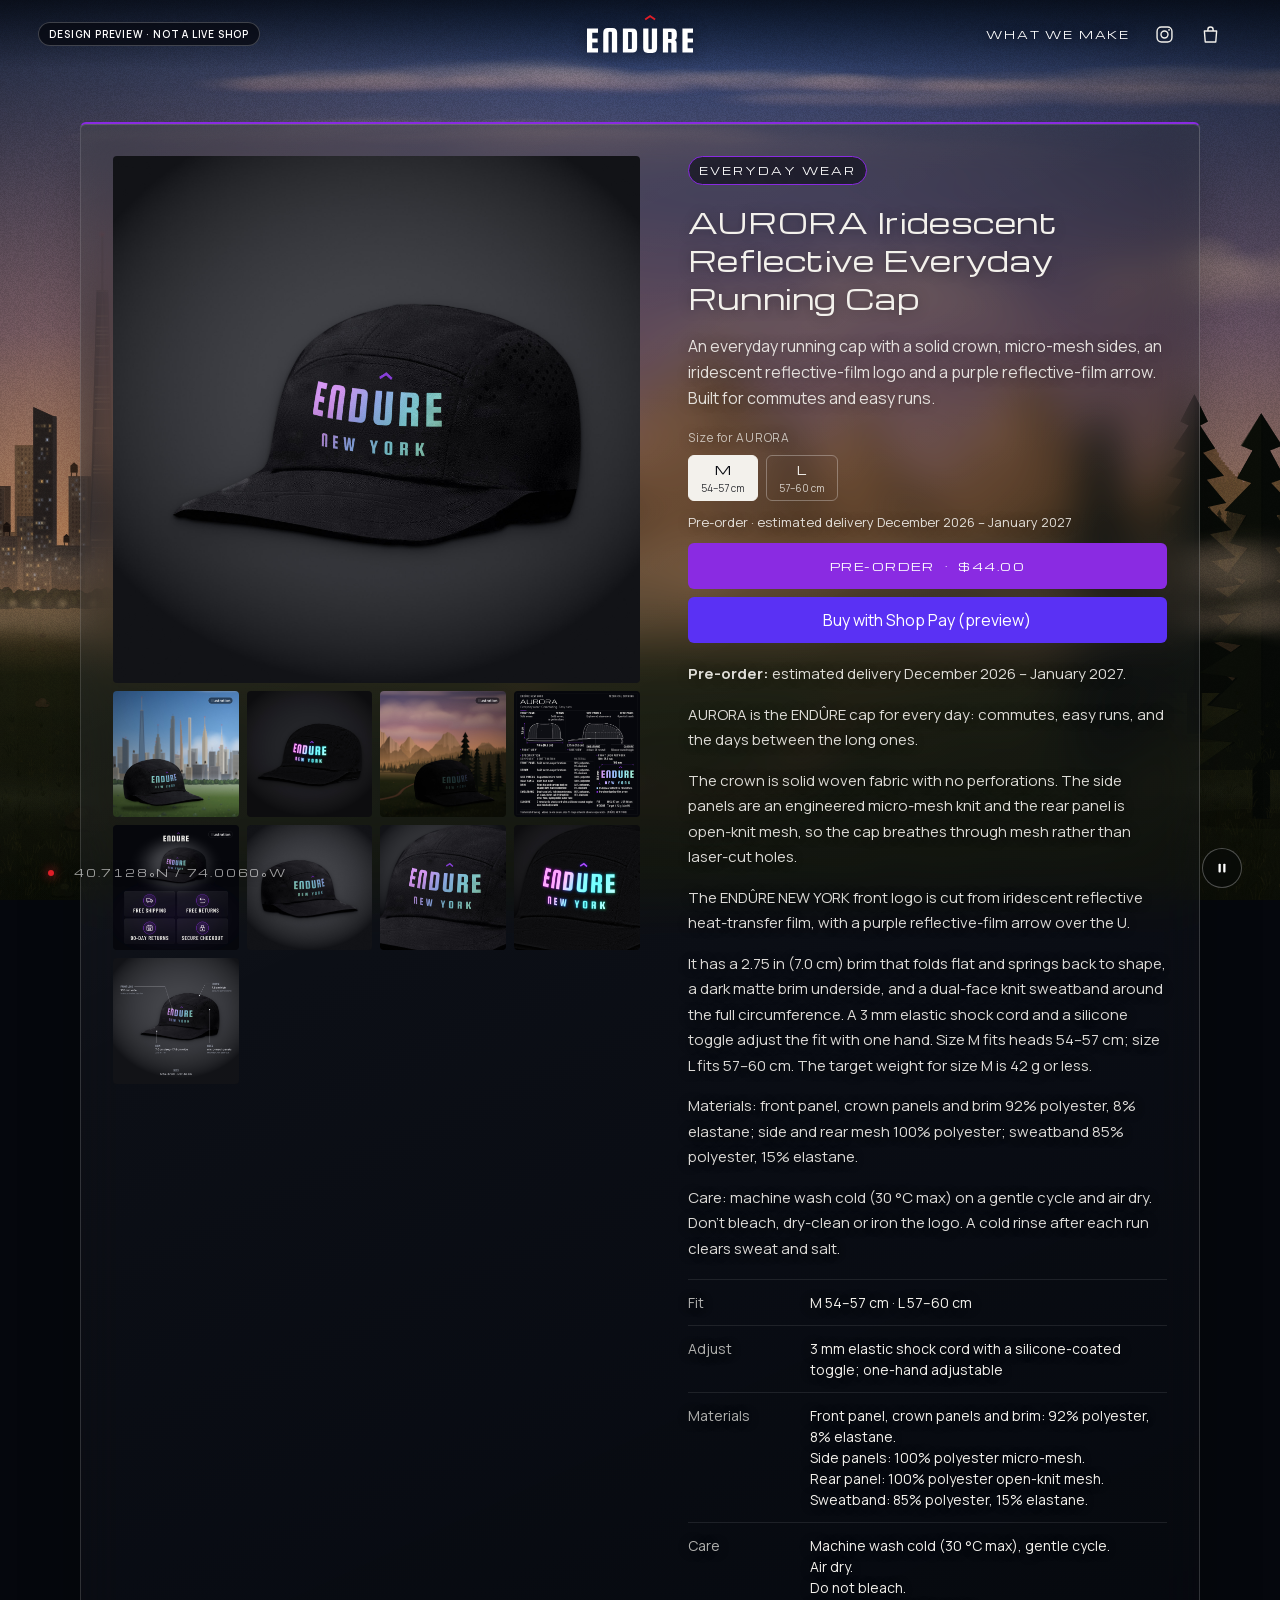
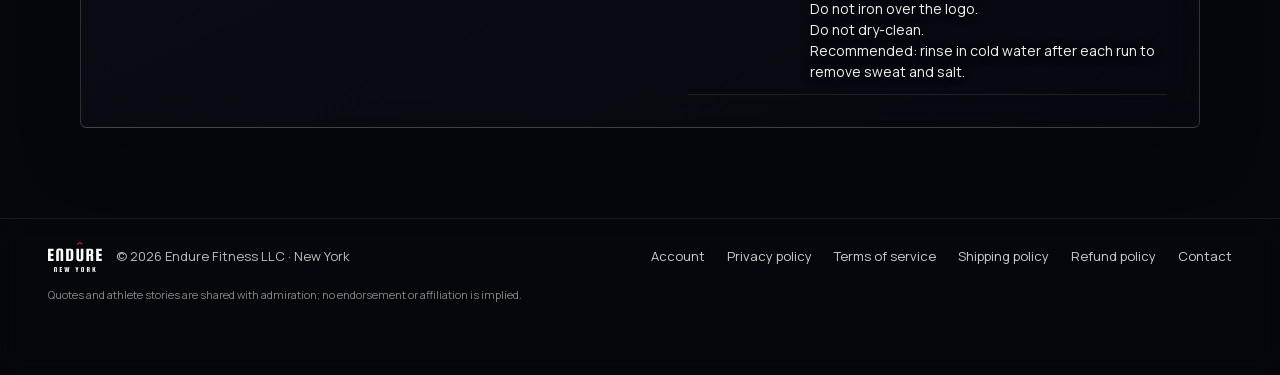
<file: products/aurora/index.html>
<!doctype html>
<html lang="en" class="no-js">
  <head>
<meta name="robots" content="noindex, nofollow">
<link rel="stylesheet" href="/preview/preview-mode.css">
<script src="/preview/preview-mode.js" defer></script>
    <meta charset="utf-8">
    <meta name="viewport" content="width=device-width, initial-scale=1">
    <meta name="theme-color" content="#05070d"><title>AURORA Iridescent Reflective Everyday Running Cap &ndash; ENDÛRE</title><link rel="canonical" href="https://preview.endureny.com/products/aurora">
<meta property="og:site_name" content="ENDÛRE">
<meta property="og:type" content="product">
<meta property="og:title" content="AURORA Iridescent Reflective Everyday Running Cap">
<meta property="og:url" content="https://preview.endureny.com/products/aurora"><meta property="og:image" content="https://preview.endureny.com/assets/endure-logo.png"><meta property="og:price:amount" content="44.00">
  <meta property="og:price:currency" content="USD"><meta name="twitter:card" content="summary_large_image"><script type="application/ld+json">
    {}
  </script><link rel="icon" type="image/svg+xml" href="/assets/favicon.svg">
  <link rel="apple-touch-icon" href="/assets/favicon-192.png">
<link rel="preload" href="/assets/barlow-condensed-600.woff2" as="font" type="font/woff2" crossorigin="anonymous">
<link rel="preload" href="/assets/manrope-var.woff2" as="font" type="font/woff2" crossorigin="anonymous">
<style>
  @font-face { font-family: 'Barlow Condensed'; src: url('/assets/barlow-condensed-600.woff2') format('woff2'); font-weight: 600; font-display: swap; }
  @font-face { font-family: 'Manrope'; src: url('/assets/manrope-var.woff2') format('woff2'); font-weight: 400 700; font-display: swap; }
  @font-face { font-family: 'Michroma'; src: url('/assets/michroma-400.woff2') format('woff2'); font-weight: 400; font-display: swap; }
  @font-face { font-family: 'Instrument Serif'; src: url('/assets/instrument-serif-italic.woff2') format('woff2'); font-style: italic; font-weight: 400; font-display: swap; }
</style>

<style>
  :root {
    --color-night: #05070d;
    --color-red: #E01E28;
    --color-violet: #8A2BE2;
    --logo-accent: #E01E28;
    --intro-delay: 5000ms;
    --quote-reveal: 3000ms;
  }
</style>
<link rel="stylesheet" href="/assets/critical.css" data-preload>
    <link rel="stylesheet" href="/assets/theme.css">
<script type="importmap">
  {
    "imports": {
      "@shopify/events": "https://cdn.shopify.com/storefront/standard-events.js",
      "@theme/cart": "/assets/cart.js",
      "@theme/lightbox": "/assets/lightbox.js"
    }
  }
</script>
<script>
  document.documentElement.classList.replace('no-js', 'js');
  window.Theme = {
    routes: {
      root: "/",
      cart_url: "/cart",
      cart_add_url: "/cart/add",
      cart_change_url: "/cart/change"
    },
    strings: {
      added: "Added to your bag.",
      error: "Something went wrong. Please try again.",
      clockSuffix: "NYC"
    }
  };
</script>
<script src="/assets/scene.js" type="module"></script><script src="/assets/theme.js" type="module"></script>

  </head><body class="template-product"><a class="skip-link" href="#MainContent">Skip to content</a><div class="scene-layer" aria-hidden="true">
    <endure-scene
      start="dawn"
      cycle-seconds="20"
    ></endure-scene>
  </div>
  <div class="scene-clock intro-hold" data-scene-clock aria-hidden="true">
    <span class="scene-clock__dot"></span>
    <span data-scene-clock-time></span>
    <span class="scene-clock__coords">40.7128°N / 74.0060°W</span>
  </div><button
  type="button"
  class="scene-toggle intro-hold"
  data-scene-toggle
  aria-pressed="false"
  aria-label="Pause motion"
>
  <svg class="scene-toggle__pause" viewBox="0 0 16 16" aria-hidden="true" focusable="false"><rect x="4" y="3" width="2.6" height="10" rx="1"/><rect x="9.4" y="3" width="2.6" height="10" rx="1"/></svg>
  <svg class="scene-toggle__play" viewBox="0 0 16 16" aria-hidden="true" focusable="false"><path d="M5 3.2v9.6a.6.6 0 0 0 .9.5l7.6-4.8a.6.6 0 0 0 0-1L5.9 2.7a.6.6 0 0 0-.9.5z"/></svg>
</button>
<header id="shopify-section-sections--preview__header" class="shopify-section section-header intro-hold">
<div class="site-header"><span class="site-header__start">
    <a class="site-header__link site-header__link--start" href="/#what-we-make">What we make</a>
  </span>
  <a href="/" class="site-header__logo"><svg xmlns="http://www.w3.org/2000/svg" viewBox="0.0 0.0 100.0 35.7" role="img" aria-hidden="true" focusable="false"><g fill="currentColor"><path d="M4.910557699052963 31.26274527939662H10.347246580147317V35.33149308718336H0.0V12.63770143513145H10.347246580147317V16.636298418646007H4.910557699052963V21.967761063332084H9.99649245878639V25.826056398302267H4.910557699052963Z"/><path d="M28.305857593826723 35.33149308718336H23.39529989477376V16.495996770101637Q23.39529989477376 16.215393473012895 23.20238512802525 16.00494100019634Q23.00947036127674 15.794488527379784 22.728867064188 15.794488527379784H20.834794808839Q20.55419151175026 15.794488527379784 20.361276745001753 16.00494100019634Q20.16836197825324 16.215393473012895 20.16836197825324 16.495996770101637V35.33149308718336H15.257804279200279V16.91690171573475Q15.257804279200279 12.286947313770526 19.60715538407576 12.286947313770526H23.95650648895124Q28.305857593826723 12.286947313770526 28.305857593826723 16.91690171573475Z"/><path d="M42.72185198176078 12.63770143513145Q47.07120308663626 12.63770143513145 47.07120308663626 17.267655837095674V30.701538685219138Q47.07120308663626 35.33149308718336 42.72185198176078 35.33149308718336H33.70747106278498V12.63770143513145ZM42.1606453875833 31.26274527939662V16.671373830782102Q42.1606453875833 16.39077053369336 41.96773062083479 16.180318060876804Q41.774815854086285 15.969865588060248 41.49421255699754 15.969865588060248H38.61802876183795V31.964253522118472H41.49421255699754Q41.774815854086285 31.964253522118472 41.96773062083479 31.753801049301916Q42.1606453875833 31.54334857648536 42.1606453875833 31.26274527939662Z"/><path d="M60.92599088039284 12.63770143513145H65.8365485794458V31.052292806580063Q65.8365485794458 35.68224720854429 61.48719747457032 35.68224720854429H57.13784636969484Q52.78849526481935 35.68224720854429 52.78849526481935 31.052292806580063V12.63770143513145H57.69905296387232V31.473197752213174Q57.69905296387232 31.753801049301916 57.89196773062083 31.96425352211847Q58.084882497369335 32.174705994935024 58.36548579445808 32.174705994935024H60.25955804980708Q60.54016134689582 32.174705994935024 60.73307611364433 31.96425352211847Q60.92599088039284 31.753801049301916 60.92599088039284 31.473197752213174Z"/><path d="M76.21887057172921 26.036508871118823V35.33149308718336H71.30831287267625V12.63770143513145H80.0420904945633Q84.39144159943879 12.63770143513145 84.39144159943879 17.267655837095674V19.89831174730262Q84.39144159943879 22.70434471819003 82.3921431076815 23.476003785184062Q84.14591371448614 24.10736120363373 84.14591371448614 26.352187580343656V35.33149308718336H79.23535601543317V26.738017113840677Q79.23535601543317 26.036508871118823 78.56892318484742 26.036508871118823ZM76.21887057172921 15.969865588060248V22.59911848178175H78.81445106980006Q79.0950543668888 22.59911848178175 79.28796913363732 22.388666008965195Q79.48088390038582 22.17821353614864 79.48088390038582 21.897610239059897V16.671373830782102Q79.48088390038582 16.39077053369336 79.28796913363732 16.180318060876804Q79.0950543668888 15.969865588060248 78.81445106980006 15.969865588060248Z"/><path d="M94.56331111890565 31.26274527939662H100.0V35.33149308718336H89.65275341985269V12.63770143513145H100.0V16.636298418646007H94.56331111890565V21.967761063332084H99.64924587863906V25.826056398302267H94.56331111890565Z"/></g><path class="logo__accent" style="fill:var(--logo-accent,#E01E28)" d="M 59.3125 0 L 64.4628 3.4335 L 63.4785 4.9101 L 59.3125 2.1327 L 55.1465 4.9101 L 54.1622 3.4335 Z"/></svg>
<span class="visually-hidden">ENDÛRE</span>
  </a>
  <nav class="site-header__nav" aria-label="Utility">
    <a class="site-header__link site-header__link--nav" href="/#what-we-make">What we make</a><a class="icon-link" href="https://www.instagram.com/endure.ny" target="_blank" rel="noopener"><svg xmlns="http://www.w3.org/2000/svg" viewBox="0 0 24 24" fill="none" stroke="currentColor" stroke-width="1.6" aria-hidden="true" focusable="false"><rect x="3.5" y="3.5" width="17" height="17" rx="5"/><circle cx="12" cy="12" r="4"/><circle cx="17.2" cy="6.8" r="1" fill="currentColor" stroke="none"/></svg>
<span class="visually-hidden">Instagram (opens in a new window)</span>
      </a><a href="/cart" class="icon-link cart-link" data-cart-open><svg xmlns="http://www.w3.org/2000/svg" viewBox="0 0 24 24" fill="none" stroke="currentColor" stroke-width="1.6" stroke-linejoin="round" aria-hidden="true" focusable="false"><path d="M5 8h14l-1 12.5H6L5 8Z"/><path d="M9 8V6.5a3 3 0 0 1 6 0V8"/></svg>
<span class="visually-hidden">Bag</span>
      <span class="cart-link__count" data-cart-count hidden>0<span class="visually-hidden"> items in your bag</span>
      </span>
    </a>
  </nav>
</div>


</header>

    <main id="MainContent" tabindex="-1">
      <section id="shopify-section-template--preview__main" class="shopify-section section section--product"><product-view
  class="product glass"
  style="--accent: #8A2BE2;"
  view-event-payload="{}"
>
  <div class="product__media"><button
  type="button"
  class="media-button product__shot product__shot--main"
  aria-haspopup="dialog"
  aria-controls="Lightbox-template--preview__main"
  data-lightbox-open="Lightbox-template--preview__main"
  data-index="0"
>
  <img src="/content/images/products/aurora/01-front.jpg" alt="" width="2000" height="2000" loading="eager" sizes="(min-width: 990px) 560px, 100vw" fetchpriority="high"><span class="visually-hidden">Open image 1 of 10 full screen: Illustration of the AURORA running cap, front three-quarter view: black cap, iridescent ENDÛRE NEW YORK logo, purple arrow</span>
</button>
<button
  type="button"
  class="media-button product__shot"
  aria-haspopup="dialog"
  aria-controls="Lightbox-template--preview__main"
  data-lightbox-open="Lightbox-template--preview__main"
  data-index="1"
>
  <img src="/content/images/products/aurora/09-city-noon.jpg" alt="" width="2000" height="2000" loading="lazy" sizes="(min-width: 990px) 180px, 33vw" fetchpriority="auto"><span class="visually-hidden">Open image 2 of 10 full screen: Illustration of the AURORA cap on a park lawn at noon, New York skyline behind: micro-mesh side panel, iridescent logo</span>
</button>
<button
  type="button"
  class="media-button product__shot"
  aria-haspopup="dialog"
  aria-controls="Lightbox-template--preview__main"
  data-lightbox-open="Lightbox-template--preview__main"
  data-index="2"
>
  <img src="/content/images/products/aurora/04-flash.jpg" alt="" width="2000" height="2000" loading="lazy" sizes="(min-width: 990px) 180px, 33vw" fetchpriority="auto"><span class="visually-hidden">Open image 3 of 10 full screen: Illustration of the intended AURORA look under flash (not a test result): rainbow letters, purple arrow</span>
</button>
<button
  type="button"
  class="media-button product__shot"
  aria-haspopup="dialog"
  aria-controls="Lightbox-template--preview__main"
  data-lightbox-open="Lightbox-template--preview__main"
  data-index="3"
>
  <img src="/content/images/products/aurora/10-sunset.jpg" alt="" width="2000" height="2000" loading="lazy" sizes="(min-width: 990px) 180px, 33vw" fetchpriority="auto"><span class="visually-hidden">Open image 4 of 10 full screen: Illustration of the AURORA cap on a meadow at sunset, brim toward the low sun, logo in soft shade</span>
</button>
<button
  type="button"
  class="media-button product__shot"
  aria-haspopup="dialog"
  aria-controls="Lightbox-template--preview__main"
  data-lightbox-open="Lightbox-template--preview__main"
  data-index="4"
>
  <img src="/content/images/products/aurora/07-technical.jpg" alt="" width="2000" height="2000" loading="lazy" sizes="(min-width: 990px) 180px, 33vw" fetchpriority="auto"><span class="visually-hidden">Open image 5 of 10 full screen: Technical drawing of the AURORA cap: front and side views with micro-mesh sides, spec table and front logo artwork</span>
</button>
<button
  type="button"
  class="media-button product__shot"
  aria-haspopup="dialog"
  aria-controls="Lightbox-template--preview__main"
  data-lightbox-open="Lightbox-template--preview__main"
  data-index="5"
>
  <img src="/content/images/products/aurora/08-promises.jpg" alt="" width="2000" height="2000" loading="lazy" sizes="(min-width: 990px) 180px, 33vw" fetchpriority="auto"><span class="visually-hidden">Open image 6 of 10 full screen: Illustration of the AURORA cap above four cards: free shipping, free returns, 90-day returns, secure checkout</span>
</button>
<button
  type="button"
  class="media-button product__shot"
  aria-haspopup="dialog"
  aria-controls="Lightbox-template--preview__main"
  data-lightbox-open="Lightbox-template--preview__main"
  data-index="6"
>
  <img src="/content/images/products/aurora/02-three-quarter.jpg" alt="" width="2000" height="2000" loading="lazy" sizes="(min-width: 990px) 180px, 33vw" fetchpriority="auto"><span class="visually-hidden">Open image 7 of 10 full screen: Illustration of the AURORA cap from the other front three-quarter angle: micro-mesh side panel, brim, iridescent logo</span>
</button>
<button
  type="button"
  class="media-button product__shot"
  aria-haspopup="dialog"
  aria-controls="Lightbox-template--preview__main"
  data-lightbox-open="Lightbox-template--preview__main"
  data-index="7"
>
  <img src="/content/images/products/aurora/03-logo-detail.jpg" alt="" width="2000" height="2000" loading="lazy" sizes="(min-width: 990px) 180px, 33vw" fetchpriority="auto"><span class="visually-hidden">Open image 8 of 10 full screen: Illustration of the AURORA front logo close up: iridescent ENDÛRE NEW YORK letters and a purple arrow over the U</span>
</button>
<button
  type="button"
  class="media-button product__shot"
  aria-haspopup="dialog"
  aria-controls="Lightbox-template--preview__main"
  data-lightbox-open="Lightbox-template--preview__main"
  data-index="8"
>
  <img src="/content/images/products/aurora/05-flash-detail.jpg" alt="" width="2000" height="2000" loading="lazy" sizes="(min-width: 990px) 180px, 33vw" fetchpriority="auto"><span class="visually-hidden">Open image 9 of 10 full screen: Illustration, close up, of the intended AURORA logo look under flash (not a test result)</span>
</button>
<button
  type="button"
  class="media-button product__shot"
  aria-haspopup="dialog"
  aria-controls="Lightbox-template--preview__main"
  data-lightbox-open="Lightbox-template--preview__main"
  data-index="9"
>
  <img src="/content/images/products/aurora/06-specs.jpg" alt="" width="2000" height="2000" loading="lazy" sizes="(min-width: 990px) 180px, 33vw" fetchpriority="auto"><span class="visually-hidden">Open image 10 of 10 full screen: Illustration of the AURORA cap with specs: 100 mm logo, solid 7.6 cm crown, micro-mesh sides, 7.0 × 17.8 cm brim, sizes M and L</span>
</button>


<media-lightbox>
  <dialog
    id="Lightbox-template--preview__main"
    class="lightbox"
    aria-label="AURORA Iridescent Reflective Everyday Running Cap: all images"
    data-lightbox
  >
    <div class="lightbox__bar">
      <p class="lightbox__counter" aria-live="polite">
        <span data-current>1</span> / 10
      </p>
      <button type="button" class="icon-button lightbox__close" data-close autofocus>
        <span class="visually-hidden">Close</span><svg xmlns="http://www.w3.org/2000/svg" viewBox="0 0 24 24" fill="none" stroke="currentColor" stroke-width="1.6" stroke-linecap="round" aria-hidden="true" focusable="false"><path d="M6 6l12 12M18 6 6 18"/></svg>
</button>
    </div>

    <ul class="lightbox__track" data-track><li
          class="lightbox__slide lightbox__slide--image"
          id="Lightbox-template--preview__main-1"
          aria-label="Image 1 of 10"
        ><img src="/content/images/products/aurora/01-front.jpg" alt="Illustration of the AURORA running cap, front three-quarter view: black cap, iridescent ENDÛRE NEW YORK logo, purple arrow" width="2000" height="2000" loading="lazy" class="lightbox__img" sizes="100vw"></li><li
          class="lightbox__slide lightbox__slide--image"
          id="Lightbox-template--preview__main-2"
          aria-label="Image 2 of 10"
        ><img src="/content/images/products/aurora/09-city-noon.jpg" alt="Illustration of the AURORA cap on a park lawn at noon, New York skyline behind: micro-mesh side panel, iridescent logo" width="2000" height="2000" loading="lazy" class="lightbox__img" sizes="100vw"></li><li
          class="lightbox__slide lightbox__slide--image"
          id="Lightbox-template--preview__main-3"
          aria-label="Image 3 of 10"
        ><img src="/content/images/products/aurora/04-flash.jpg" alt="Illustration of the intended AURORA look under flash (not a test result): rainbow letters, purple arrow" width="2000" height="2000" loading="lazy" class="lightbox__img" sizes="100vw"></li><li
          class="lightbox__slide lightbox__slide--image"
          id="Lightbox-template--preview__main-4"
          aria-label="Image 4 of 10"
        ><img src="/content/images/products/aurora/10-sunset.jpg" alt="Illustration of the AURORA cap on a meadow at sunset, brim toward the low sun, logo in soft shade" width="2000" height="2000" loading="lazy" class="lightbox__img" sizes="100vw"></li><li
          class="lightbox__slide lightbox__slide--image"
          id="Lightbox-template--preview__main-5"
          aria-label="Image 5 of 10"
        ><img src="/content/images/products/aurora/07-technical.jpg" alt="Technical drawing of the AURORA cap: front and side views with micro-mesh sides, spec table and front logo artwork" width="2000" height="2000" loading="lazy" class="lightbox__img" sizes="100vw"></li><li
          class="lightbox__slide lightbox__slide--image"
          id="Lightbox-template--preview__main-6"
          aria-label="Image 6 of 10"
        ><img src="/content/images/products/aurora/08-promises.jpg" alt="Illustration of the AURORA cap above four cards: free shipping, free returns, 90-day returns, secure checkout" width="2000" height="2000" loading="lazy" class="lightbox__img" sizes="100vw"></li><li
          class="lightbox__slide lightbox__slide--image"
          id="Lightbox-template--preview__main-7"
          aria-label="Image 7 of 10"
        ><img src="/content/images/products/aurora/02-three-quarter.jpg" alt="Illustration of the AURORA cap from the other front three-quarter angle: micro-mesh side panel, brim, iridescent logo" width="2000" height="2000" loading="lazy" class="lightbox__img" sizes="100vw"></li><li
          class="lightbox__slide lightbox__slide--image"
          id="Lightbox-template--preview__main-8"
          aria-label="Image 8 of 10"
        ><img src="/content/images/products/aurora/03-logo-detail.jpg" alt="Illustration of the AURORA front logo close up: iridescent ENDÛRE NEW YORK letters and a purple arrow over the U" width="2000" height="2000" loading="lazy" class="lightbox__img" sizes="100vw"></li><li
          class="lightbox__slide lightbox__slide--image"
          id="Lightbox-template--preview__main-9"
          aria-label="Image 9 of 10"
        ><img src="/content/images/products/aurora/05-flash-detail.jpg" alt="Illustration, close up, of the intended AURORA logo look under flash (not a test result)" width="2000" height="2000" loading="lazy" class="lightbox__img" sizes="100vw"></li><li
          class="lightbox__slide lightbox__slide--image"
          id="Lightbox-template--preview__main-10"
          aria-label="Image 10 of 10"
        ><img src="/content/images/products/aurora/06-specs.jpg" alt="Illustration of the AURORA cap with specs: 100 mm logo, solid 7.6 cm crown, micro-mesh sides, 7.0 × 17.8 cm brim, sizes M and L" width="2000" height="2000" loading="lazy" class="lightbox__img" sizes="100vw"></li></ul><button type="button" class="lightbox__nav lightbox__nav--prev" data-prev>
        <svg viewBox="0 0 20 20" aria-hidden="true" focusable="false"><path d="M12.5 4.5 7 10l5.5 5.5" fill="none" stroke="currentColor" stroke-width="1.6"/></svg>
        <span class="visually-hidden">Previous image</span>
      </button>
      <button type="button" class="lightbox__nav lightbox__nav--next" data-next>
        <svg viewBox="0 0 20 20" aria-hidden="true" focusable="false"><path d="M7.5 4.5 13 10l-5.5 5.5" fill="none" stroke="currentColor" stroke-width="1.6"/></svg>
        <span class="visually-hidden">Next image</span>
      </button></dialog>
</media-lightbox>
</div>

  <div class="product__info">
    <div class="cap-card__meta"><span class="tag">Everyday wear</span></div>
    <h1 class="product__title">AURORA Iridescent Reflective Everyday Running Cap</h1><p class="product__lede">An everyday running cap with a solid crown, micro-mesh sides, an iridescent reflective-film logo and a purple reflective-film arrow. Built for commutes and easy runs.</p><buy-form class="buy-form" data-product-id="2000"><form method="post" action="/cart/add" accept-charset="UTF-8" id="BuyForm-template--preview__main" class="buy-form__form" novalidate="novalidate" data-buy-form=""><input type="hidden" name="form_type" value="product"><input type="hidden" name="properties[Estimated delivery]" value="December 2026 – January 2027"><fieldset class="size-picker">
        <legend class="size-picker__legend">Size for AURORA</legend>
        <div class="size-picker__options"><input
              type="radio"
              class="size-picker__input"
              id="BuyForm-template--preview__main-2001"
              name="id"
              value="2001"
              data-price="$44.00"
              
                checked
              
              
            >
            <label class="size-picker__option" for="BuyForm-template--preview__main-2001">
              <span class="size-picker__size">M</span><span class="size-picker__fit">54–57 cm</span></label><input
              type="radio"
              class="size-picker__input"
              id="BuyForm-template--preview__main-2002"
              name="id"
              value="2002"
              data-price="$44.00"
              
              
            >
            <label class="size-picker__option" for="BuyForm-template--preview__main-2002">
              <span class="size-picker__size">L</span><span class="size-picker__fit">57–60 cm</span></label></div>
      </fieldset><p class="buy-form__delivery" id="BuyForm-template--preview__main-delivery">Pre-order · estimated delivery December 2026 – January 2027</p><div class="buy-form__actions">
      <button
        type="submit"
        name="add"
        class="button button--accent buy-form__add"
        
          aria-describedby="BuyForm-template--preview__main-delivery"
        
        
      >
        <span data-add-label>Pre-order</span>
        <span aria-hidden="true">&middot;</span>
        <span data-price>$44.00</span>
      </button><div class="buy-form__express"><div class="shopify-payment-button"><button type="button" class="shopify-payment-button__button" style="width:100%;background:#5a31f4;color:#fff;border:0">Buy with Shop Pay (preview)</button></div></div></div>

    <p class="buy-form__status" role="status" aria-live="polite" data-status></p></form></buy-form>


    <div class="product__description rte"><p><strong>Pre-order:</strong> estimated delivery December 2026 – January 2027.</p><p>AURORA is the ENDÛRE cap for every day: commutes, easy runs, and the days between the long ones.</p><p>The crown is solid woven fabric with no perforations. The side panels are an engineered micro-mesh knit and the rear panel is open-knit mesh, so the cap breathes through mesh rather than laser-cut holes.</p><p>The ENDÛRE NEW YORK front logo is cut from iridescent reflective heat-transfer film, with a purple reflective-film arrow over the U.</p><p>It has a 2.75 in (7.0 cm) brim that folds flat and springs back to shape, a dark matte brim underside, and a dual-face knit sweatband around the full circumference. A 3 mm elastic shock cord and a silicone toggle adjust the fit with one hand. Size M fits heads 54–57 cm; size L fits 57–60 cm. The target weight for size M is 42 g or less.</p><p>Materials: front panel, crown panels and brim 92% polyester, 8% elastane; side and rear mesh 100% polyester; sweatband 85% polyester, 15% elastane.</p><p>Care: machine wash cold (30 °C max) on a gentle cycle and air dry. Don’t bleach, dry-clean or iron the logo. A cold rinse after each run clears sweat and salt.</p></div>

    <dl class="product__details"><div><dt>Fit</dt><dd>M 54–57 cm · L 57–60 cm</dd></div><div><dt>Adjust</dt><dd>3 mm elastic shock cord with a silicone-coated toggle; one-hand adjustable</dd></div><div><dt>Materials</dt><dd>Front panel, crown panels and brim: 92% polyester, 8% elastane.<br />
Side panels: 100% polyester micro-mesh.<br />
Rear panel: 100% polyester open-knit mesh.<br />
Sweatband: 85% polyester, 15% elastane.</dd></div><div><dt>Care</dt><dd>Machine wash cold (30 °C max), gentle cycle.<br />
Air dry.<br />
Do not bleach.<br />
Do not iron over the logo.<br />
Do not dry-clean.<br />
Recommended: rinse in cold water after each run to remove sweat and salt.</dd></div></dl>
  </div>
</product-view>


</section>
    </main>

    <footer id="shopify-section-sections--preview__footer" class="shopify-section section-footer intro-hold">
<div class="site-footer" data-site-footer>
  <div class="site-footer__brand">
    <span class="site-footer__mark"><svg xmlns="http://www.w3.org/2000/svg" viewBox="0.0 0.0 100.0 55.8" role="img" aria-hidden="true" focusable="false"><g fill="currentColor"><path d="M4.910557699052963 31.26274527939662H10.347246580147317V35.33149308718336H0.0V12.63770143513145H10.347246580147317V16.636298418646007H4.910557699052963V21.967761063332084H9.99649245878639V25.826056398302267H4.910557699052963Z"/><path d="M28.305857593826723 35.33149308718336H23.39529989477376V16.495996770101637Q23.39529989477376 16.215393473012895 23.20238512802525 16.00494100019634Q23.00947036127674 15.794488527379784 22.728867064188 15.794488527379784H20.834794808839Q20.55419151175026 15.794488527379784 20.361276745001753 16.00494100019634Q20.16836197825324 16.215393473012895 20.16836197825324 16.495996770101637V35.33149308718336H15.257804279200279V16.91690171573475Q15.257804279200279 12.286947313770526 19.60715538407576 12.286947313770526H23.95650648895124Q28.305857593826723 12.286947313770526 28.305857593826723 16.91690171573475Z"/><path d="M42.72185198176078 12.63770143513145Q47.07120308663626 12.63770143513145 47.07120308663626 17.267655837095674V30.701538685219138Q47.07120308663626 35.33149308718336 42.72185198176078 35.33149308718336H33.70747106278498V12.63770143513145ZM42.1606453875833 31.26274527939662V16.671373830782102Q42.1606453875833 16.39077053369336 41.96773062083479 16.180318060876804Q41.774815854086285 15.969865588060248 41.49421255699754 15.969865588060248H38.61802876183795V31.964253522118472H41.49421255699754Q41.774815854086285 31.964253522118472 41.96773062083479 31.753801049301916Q42.1606453875833 31.54334857648536 42.1606453875833 31.26274527939662Z"/><path d="M60.92599088039284 12.63770143513145H65.8365485794458V31.052292806580063Q65.8365485794458 35.68224720854429 61.48719747457032 35.68224720854429H57.13784636969484Q52.78849526481935 35.68224720854429 52.78849526481935 31.052292806580063V12.63770143513145H57.69905296387232V31.473197752213174Q57.69905296387232 31.753801049301916 57.89196773062083 31.96425352211847Q58.084882497369335 32.174705994935024 58.36548579445808 32.174705994935024H60.25955804980708Q60.54016134689582 32.174705994935024 60.73307611364433 31.96425352211847Q60.92599088039284 31.753801049301916 60.92599088039284 31.473197752213174Z"/><path d="M76.21887057172921 26.036508871118823V35.33149308718336H71.30831287267625V12.63770143513145H80.0420904945633Q84.39144159943879 12.63770143513145 84.39144159943879 17.267655837095674V19.89831174730262Q84.39144159943879 22.70434471819003 82.3921431076815 23.476003785184062Q84.14591371448614 24.10736120363373 84.14591371448614 26.352187580343656V35.33149308718336H79.23535601543317V26.738017113840677Q79.23535601543317 26.036508871118823 78.56892318484742 26.036508871118823ZM76.21887057172921 15.969865588060248V22.59911848178175H78.81445106980006Q79.0950543668888 22.59911848178175 79.28796913363732 22.388666008965195Q79.48088390038582 22.17821353614864 79.48088390038582 21.897610239059897V16.671373830782102Q79.48088390038582 16.39077053369336 79.28796913363732 16.180318060876804Q79.0950543668888 15.969865588060248 78.81445106980006 15.969865588060248Z"/><path d="M94.56331111890565 31.26274527939662H100.0V35.33149308718336H89.65275341985269V12.63770143513145H100.0V16.636298418646007H94.56331111890565V21.967761063332084H99.64924587863906V25.826056398302267H94.56331111890565Z"/><path d="M16.517011574886006 55.64925736145412H14.552788495264817V48.11505883462143Q14.552788495264817 48.002817515785935 14.475622588565415 47.91863652665931Q14.39845668186601 47.83445553753269 14.286215363030514 47.83445553753269H13.528586460890914Q13.416345142055418 47.83445553753269 13.339179235356013 47.91863652665931Q13.26201332865661 48.002817515785935 13.26201332865661 48.11505883462143V55.64925736145412H11.297790249035424V48.283420812874674Q11.297790249035424 46.43143905208898 13.037530690985617 46.43143905208898H14.77727113293581Q16.517011574886006 46.43143905208898 16.517011574886006 48.283420812874674Z"/><path d="M23.72851631006664 54.02175823833942H25.903191862504382V55.64925736145412H21.764293230445453V46.571740700633356H25.903191862504382V48.17117949403918H23.72851631006664V50.30376455191361H25.762890213960013V51.84708268590168H23.72851631006664Z"/><path d="M34.32129077516661 46.571740700633356H36.0610312171168L37.11329358119958 53.404430984744195L37.89898281304805 46.571740700633356H39.80708523325149L38.3339179235356 55.64925736145412H36.10312171168011L35.191160996141704 50.079281914242614L34.2792002806033 55.64925736145412H32.04840406874781L30.575236759031917 46.571740700633356H32.48333917923536L33.26902841108383 53.404430984744195Z"/><path d="M56.839705366538055 46.571740700633356 54.8895124517713 52.33813845580698V55.64925736145412H52.92528937215012V52.33813845580698L50.97509645738337 46.571740700633356H52.827078218169056L53.907400911960714 50.35988521133135L54.987723605752365 46.571740700633356Z"/><path d="M66.95545422658715 48.283420812874674V53.9375772492128Q66.95545422658715 55.78955900999849 65.21571378463696 55.78955900999849H63.34970185899684Q61.60996141704664 55.78955900999849 61.60996141704664 53.9375772492128V48.283420812874674Q61.60996141704664 46.43143905208898 63.34970185899684 46.43143905208898H65.21571378463696Q66.95545422658715 46.43143905208898 66.95545422658715 48.283420812874674ZM64.99123114696597 54.162059886883796V48.044908010349246Q64.99123114696597 47.932666691513745 64.91406524026657 47.84848570238712Q64.83689933356716 47.7643047132605 64.72465801473166 47.7643047132605H63.84075762890213Q63.72851631006664 47.7643047132605 63.65135040336723 47.84848570238712Q63.574184496667826 47.932666691513745 63.574184496667826 48.044908010349246V54.162059886883796Q63.574184496667826 54.27430120571929 63.65135040336723 54.35848219484591Q63.72851631006664 54.442663183972535 63.84075762890213 54.442663183972535H64.72465801473166Q64.83689933356716 54.442663183972535 64.91406524026657 54.35848219484591Q64.99123114696597 54.27430120571929 64.99123114696597 54.162059886883796Z"/><path d="M74.29323044545772 51.931263675028305V55.64925736145412H72.32900736583655V46.571740700633356H75.82251841459136Q77.56225885654156 46.571740700633356 77.56225885654156 48.42372246141905V49.47598482550182Q77.56225885654156 50.59839801385679 76.76253945983865 50.9070616406544Q77.46404770256049 51.159604608034265 77.46404770256049 52.05753515871824V55.64925736145412H75.49982462293931V52.21186697211704Q75.49982462293931 51.931263675028305 75.233251490705 51.931263675028305ZM74.29323044545772 47.90460636180487V50.556307519293476H75.33146264468607Q75.44370396352156 50.556307519293476 75.52086987022096 50.472126530166854Q75.59803577692037 50.38794554104023 75.59803577692037 50.27570422220473V48.18520965889361Q75.59803577692037 48.07296834005812 75.52086987022096 47.988787350931496Q75.44370396352156 47.90460636180487 75.33146264468607 47.90460636180487Z"/><path d="M88.4075762890214 46.571740700633356 86.86425815503333 50.73869966240115 88.70220975096458 55.64925736145412H86.69589617678008L85.34900035075412 52.05753515871824H84.71764293230446V55.64925736145412H82.75341985268328V46.571740700633356H84.71764293230446V50.37391537618579H85.19466853735531L86.61171518765346 46.571740700633356Z"/></g><path class="logo__accent" style="fill:var(--logo-accent,#E01E28)" d="M 59.3125 0 L 64.4628 3.4335 L 63.4785 4.9101 L 59.3125 2.1327 L 55.1465 4.9101 L 54.1622 3.4335 Z"/></svg>
</span>
    <span>© 2026 Endure Fitness LLC · New York</span>
  </div><p class="site-footer__note">Quotes and athlete stories are shared with admiration; no endorsement or affiliation is implied.</p><nav aria-label="Footer">
    <ul role="list" class="site-footer__links"><li><a href="/account">Account</a></li><li><a href="/policies/privacy-policy">Privacy policy</a></li><li><a href="/policies/terms-of-service">Terms of service</a></li><li><a href="/policies/shipping-policy">Shipping policy</a></li><li><a href="/policies/refund-policy">Refund policy</a></li><li><a href="/pages/contact">Contact</a></li></ul>
  </nav>
</div>


</footer>

    <div id="shopify-section-cart-drawer" class="shopify-section ">
<cart-drawer>
  <dialog class="drawer" id="CartDrawer" aria-labelledby="CartDrawer-title" data-cart-drawer>
    <div class="drawer__head">
      <h2 id="CartDrawer-title" class="drawer__title">Bag</h2>
      <button type="button" class="icon-button drawer__close" data-close autofocus><svg xmlns="http://www.w3.org/2000/svg" viewBox="0 0 24 24" fill="none" stroke="currentColor" stroke-width="1.6" stroke-linecap="round" aria-hidden="true" focusable="false"><path d="M6 6l12 12M18 6 6 18"/></svg>
<span class="visually-hidden">Close</span>
      </button>
    </div><div class="drawer__empty">
        <p>Your bag is empty.</p>
        <button type="button" class="button button--ghost" data-close>Keep looking</button>
      </div></dialog>
</cart-drawer>


</div>
  </body>
</html>
</file>
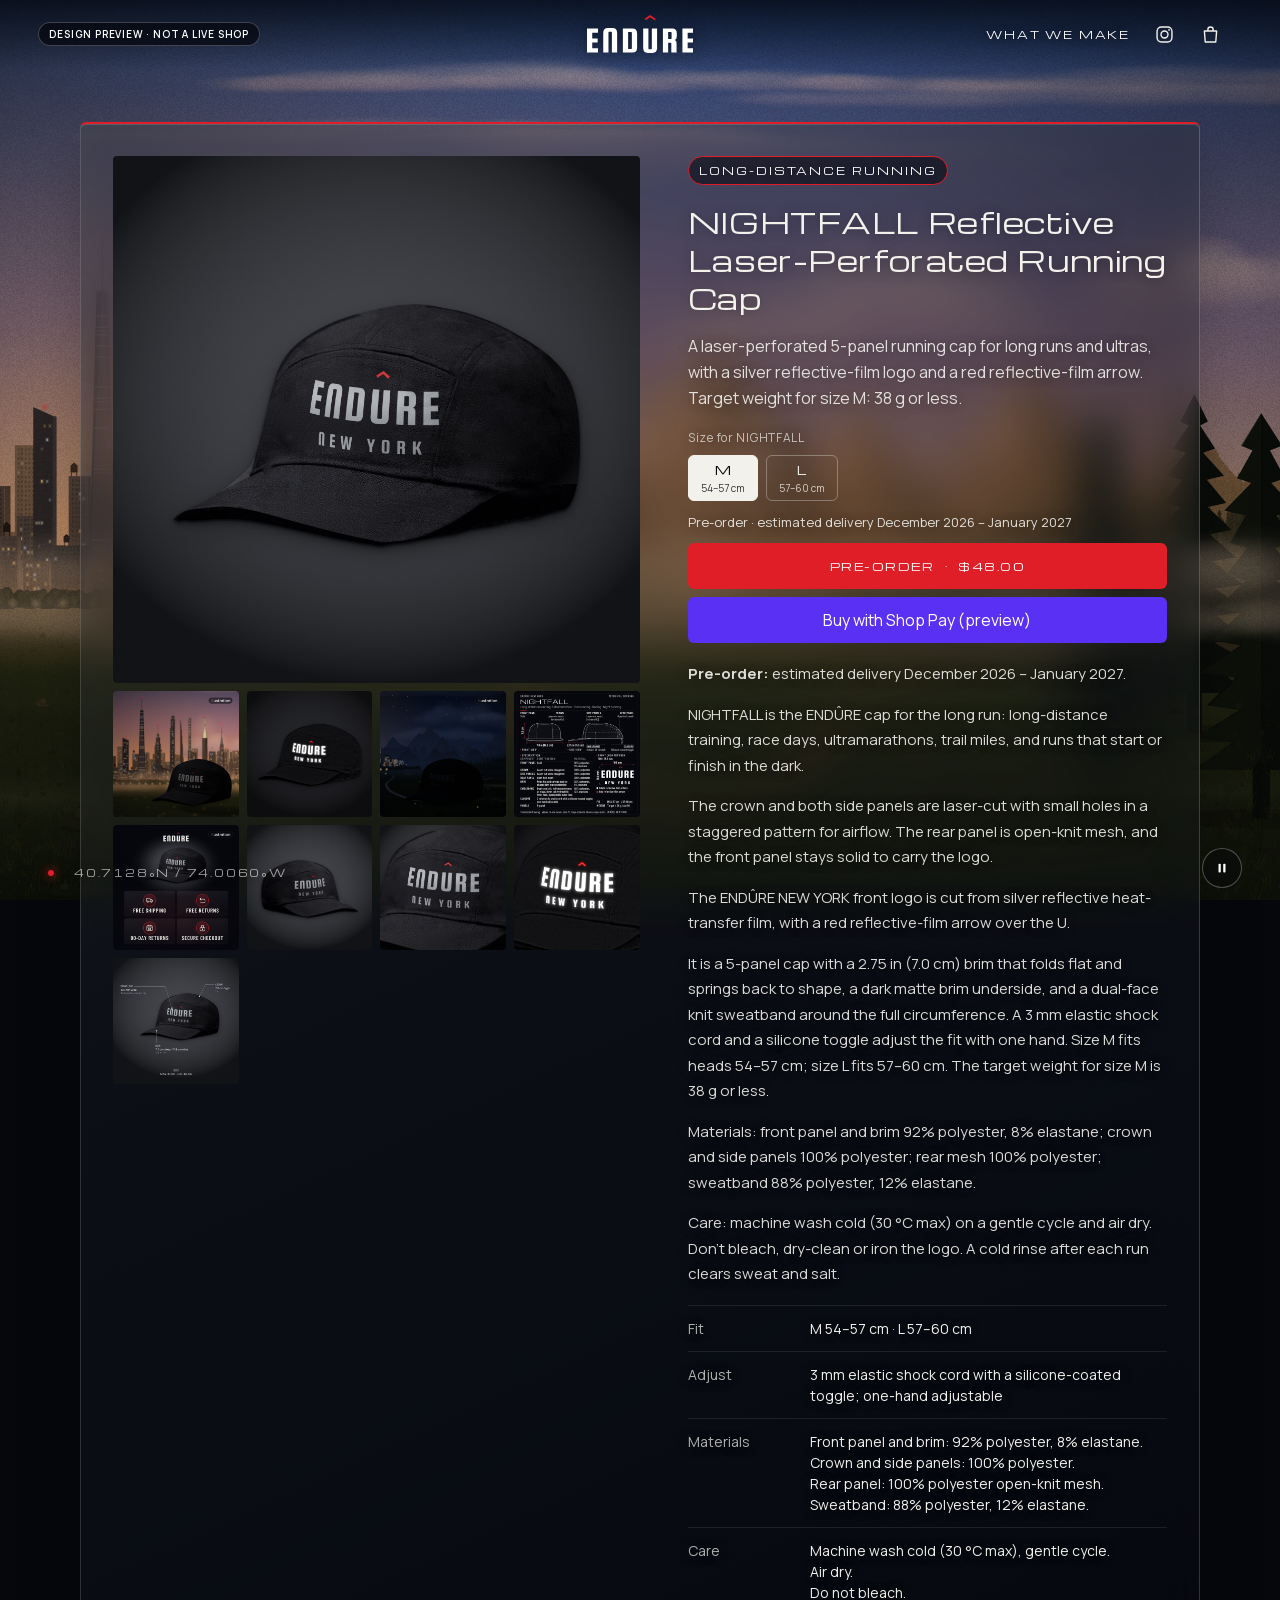
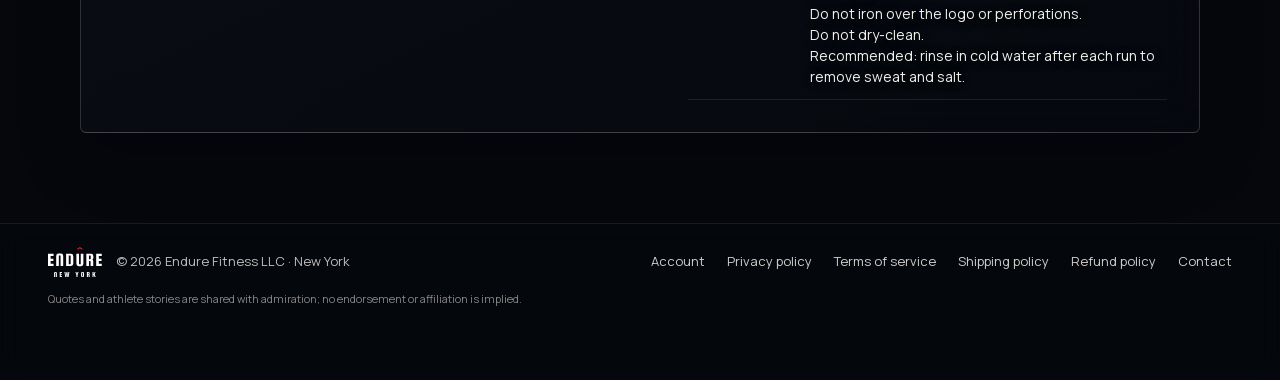
<file: products/nightfall/index.html>
<!doctype html>
<html lang="en" class="no-js">
  <head>
<meta name="robots" content="noindex, nofollow">
<link rel="stylesheet" href="/preview/preview-mode.css">
<script src="/preview/preview-mode.js" defer></script>
    <meta charset="utf-8">
    <meta name="viewport" content="width=device-width, initial-scale=1">
    <meta name="theme-color" content="#05070d"><title>NIGHTFALL Reflective Laser-Perforated Running Cap &ndash; ENDÛRE</title><link rel="canonical" href="https://preview.endureny.com/products/nightfall">
<meta property="og:site_name" content="ENDÛRE">
<meta property="og:type" content="product">
<meta property="og:title" content="NIGHTFALL Reflective Laser-Perforated Running Cap">
<meta property="og:url" content="https://preview.endureny.com/products/nightfall"><meta property="og:image" content="https://preview.endureny.com/assets/endure-logo.png"><meta property="og:price:amount" content="48.00">
  <meta property="og:price:currency" content="USD"><meta name="twitter:card" content="summary_large_image"><script type="application/ld+json">
    {}
  </script><link rel="icon" type="image/svg+xml" href="/assets/favicon.svg">
  <link rel="apple-touch-icon" href="/assets/favicon-192.png">
<link rel="preload" href="/assets/barlow-condensed-600.woff2" as="font" type="font/woff2" crossorigin="anonymous">
<link rel="preload" href="/assets/manrope-var.woff2" as="font" type="font/woff2" crossorigin="anonymous">
<style>
  @font-face { font-family: 'Barlow Condensed'; src: url('/assets/barlow-condensed-600.woff2') format('woff2'); font-weight: 600; font-display: swap; }
  @font-face { font-family: 'Manrope'; src: url('/assets/manrope-var.woff2') format('woff2'); font-weight: 400 700; font-display: swap; }
  @font-face { font-family: 'Michroma'; src: url('/assets/michroma-400.woff2') format('woff2'); font-weight: 400; font-display: swap; }
  @font-face { font-family: 'Instrument Serif'; src: url('/assets/instrument-serif-italic.woff2') format('woff2'); font-style: italic; font-weight: 400; font-display: swap; }
</style>

<style>
  :root {
    --color-night: #05070d;
    --color-red: #E01E28;
    --color-violet: #8A2BE2;
    --logo-accent: #E01E28;
    --intro-delay: 5000ms;
    --quote-reveal: 3000ms;
  }
</style>
<link rel="stylesheet" href="/assets/critical.css" data-preload>
    <link rel="stylesheet" href="/assets/theme.css">
<script type="importmap">
  {
    "imports": {
      "@shopify/events": "https://cdn.shopify.com/storefront/standard-events.js",
      "@theme/cart": "/assets/cart.js",
      "@theme/lightbox": "/assets/lightbox.js"
    }
  }
</script>
<script>
  document.documentElement.classList.replace('no-js', 'js');
  window.Theme = {
    routes: {
      root: "/",
      cart_url: "/cart",
      cart_add_url: "/cart/add",
      cart_change_url: "/cart/change"
    },
    strings: {
      added: "Added to your bag.",
      error: "Something went wrong. Please try again.",
      clockSuffix: "NYC"
    }
  };
</script>
<script src="/assets/scene.js" type="module"></script><script src="/assets/theme.js" type="module"></script>

  </head><body class="template-product"><a class="skip-link" href="#MainContent">Skip to content</a><div class="scene-layer" aria-hidden="true">
    <endure-scene
      start="dawn"
      cycle-seconds="20"
    ></endure-scene>
  </div>
  <div class="scene-clock intro-hold" data-scene-clock aria-hidden="true">
    <span class="scene-clock__dot"></span>
    <span data-scene-clock-time></span>
    <span class="scene-clock__coords">40.7128°N / 74.0060°W</span>
  </div><button
  type="button"
  class="scene-toggle intro-hold"
  data-scene-toggle
  aria-pressed="false"
  aria-label="Pause motion"
>
  <svg class="scene-toggle__pause" viewBox="0 0 16 16" aria-hidden="true" focusable="false"><rect x="4" y="3" width="2.6" height="10" rx="1"/><rect x="9.4" y="3" width="2.6" height="10" rx="1"/></svg>
  <svg class="scene-toggle__play" viewBox="0 0 16 16" aria-hidden="true" focusable="false"><path d="M5 3.2v9.6a.6.6 0 0 0 .9.5l7.6-4.8a.6.6 0 0 0 0-1L5.9 2.7a.6.6 0 0 0-.9.5z"/></svg>
</button>
<header id="shopify-section-sections--preview__header" class="shopify-section section-header intro-hold">
<div class="site-header"><span class="site-header__start">
    <a class="site-header__link site-header__link--start" href="/#what-we-make">What we make</a>
  </span>
  <a href="/" class="site-header__logo"><svg xmlns="http://www.w3.org/2000/svg" viewBox="0.0 0.0 100.0 35.7" role="img" aria-hidden="true" focusable="false"><g fill="currentColor"><path d="M4.910557699052963 31.26274527939662H10.347246580147317V35.33149308718336H0.0V12.63770143513145H10.347246580147317V16.636298418646007H4.910557699052963V21.967761063332084H9.99649245878639V25.826056398302267H4.910557699052963Z"/><path d="M28.305857593826723 35.33149308718336H23.39529989477376V16.495996770101637Q23.39529989477376 16.215393473012895 23.20238512802525 16.00494100019634Q23.00947036127674 15.794488527379784 22.728867064188 15.794488527379784H20.834794808839Q20.55419151175026 15.794488527379784 20.361276745001753 16.00494100019634Q20.16836197825324 16.215393473012895 20.16836197825324 16.495996770101637V35.33149308718336H15.257804279200279V16.91690171573475Q15.257804279200279 12.286947313770526 19.60715538407576 12.286947313770526H23.95650648895124Q28.305857593826723 12.286947313770526 28.305857593826723 16.91690171573475Z"/><path d="M42.72185198176078 12.63770143513145Q47.07120308663626 12.63770143513145 47.07120308663626 17.267655837095674V30.701538685219138Q47.07120308663626 35.33149308718336 42.72185198176078 35.33149308718336H33.70747106278498V12.63770143513145ZM42.1606453875833 31.26274527939662V16.671373830782102Q42.1606453875833 16.39077053369336 41.96773062083479 16.180318060876804Q41.774815854086285 15.969865588060248 41.49421255699754 15.969865588060248H38.61802876183795V31.964253522118472H41.49421255699754Q41.774815854086285 31.964253522118472 41.96773062083479 31.753801049301916Q42.1606453875833 31.54334857648536 42.1606453875833 31.26274527939662Z"/><path d="M60.92599088039284 12.63770143513145H65.8365485794458V31.052292806580063Q65.8365485794458 35.68224720854429 61.48719747457032 35.68224720854429H57.13784636969484Q52.78849526481935 35.68224720854429 52.78849526481935 31.052292806580063V12.63770143513145H57.69905296387232V31.473197752213174Q57.69905296387232 31.753801049301916 57.89196773062083 31.96425352211847Q58.084882497369335 32.174705994935024 58.36548579445808 32.174705994935024H60.25955804980708Q60.54016134689582 32.174705994935024 60.73307611364433 31.96425352211847Q60.92599088039284 31.753801049301916 60.92599088039284 31.473197752213174Z"/><path d="M76.21887057172921 26.036508871118823V35.33149308718336H71.30831287267625V12.63770143513145H80.0420904945633Q84.39144159943879 12.63770143513145 84.39144159943879 17.267655837095674V19.89831174730262Q84.39144159943879 22.70434471819003 82.3921431076815 23.476003785184062Q84.14591371448614 24.10736120363373 84.14591371448614 26.352187580343656V35.33149308718336H79.23535601543317V26.738017113840677Q79.23535601543317 26.036508871118823 78.56892318484742 26.036508871118823ZM76.21887057172921 15.969865588060248V22.59911848178175H78.81445106980006Q79.0950543668888 22.59911848178175 79.28796913363732 22.388666008965195Q79.48088390038582 22.17821353614864 79.48088390038582 21.897610239059897V16.671373830782102Q79.48088390038582 16.39077053369336 79.28796913363732 16.180318060876804Q79.0950543668888 15.969865588060248 78.81445106980006 15.969865588060248Z"/><path d="M94.56331111890565 31.26274527939662H100.0V35.33149308718336H89.65275341985269V12.63770143513145H100.0V16.636298418646007H94.56331111890565V21.967761063332084H99.64924587863906V25.826056398302267H94.56331111890565Z"/></g><path class="logo__accent" style="fill:var(--logo-accent,#E01E28)" d="M 59.3125 0 L 64.4628 3.4335 L 63.4785 4.9101 L 59.3125 2.1327 L 55.1465 4.9101 L 54.1622 3.4335 Z"/></svg>
<span class="visually-hidden">ENDÛRE</span>
  </a>
  <nav class="site-header__nav" aria-label="Utility">
    <a class="site-header__link site-header__link--nav" href="/#what-we-make">What we make</a><a class="icon-link" href="https://www.instagram.com/endure.ny" target="_blank" rel="noopener"><svg xmlns="http://www.w3.org/2000/svg" viewBox="0 0 24 24" fill="none" stroke="currentColor" stroke-width="1.6" aria-hidden="true" focusable="false"><rect x="3.5" y="3.5" width="17" height="17" rx="5"/><circle cx="12" cy="12" r="4"/><circle cx="17.2" cy="6.8" r="1" fill="currentColor" stroke="none"/></svg>
<span class="visually-hidden">Instagram (opens in a new window)</span>
      </a><a href="/cart" class="icon-link cart-link" data-cart-open><svg xmlns="http://www.w3.org/2000/svg" viewBox="0 0 24 24" fill="none" stroke="currentColor" stroke-width="1.6" stroke-linejoin="round" aria-hidden="true" focusable="false"><path d="M5 8h14l-1 12.5H6L5 8Z"/><path d="M9 8V6.5a3 3 0 0 1 6 0V8"/></svg>
<span class="visually-hidden">Bag</span>
      <span class="cart-link__count" data-cart-count hidden>0<span class="visually-hidden"> items in your bag</span>
      </span>
    </a>
  </nav>
</div>


</header>

    <main id="MainContent" tabindex="-1">
      <section id="shopify-section-template--preview__main" class="shopify-section section section--product"><product-view
  class="product glass"
  style="--accent: #E01E28;"
  view-event-payload="{}"
>
  <div class="product__media"><button
  type="button"
  class="media-button product__shot product__shot--main"
  aria-haspopup="dialog"
  aria-controls="Lightbox-template--preview__main"
  data-lightbox-open="Lightbox-template--preview__main"
  data-index="0"
>
  <img src="/content/images/products/nightfall/01-front.jpg" alt="" width="2000" height="2000" loading="eager" sizes="(min-width: 990px) 560px, 100vw" fetchpriority="high"><span class="visually-hidden">Open image 1 of 10 full screen: Illustration of the NIGHTFALL running cap, front three-quarter view: black 5-panel cap, silver ENDÛRE NEW YORK logo, red arrow</span>
</button>
<button
  type="button"
  class="media-button product__shot"
  aria-haspopup="dialog"
  aria-controls="Lightbox-template--preview__main"
  data-lightbox-open="Lightbox-template--preview__main"
  data-index="1"
>
  <img src="/content/images/products/nightfall/09-city-dawn.jpg" alt="" width="2000" height="2000" loading="lazy" sizes="(min-width: 990px) 180px, 33vw" fetchpriority="auto"><span class="visually-hidden">Open image 2 of 10 full screen: Illustration of the NIGHTFALL cap on a park lawn at dawn, New York skyline behind: black cap, silver logo, red arrow</span>
</button>
<button
  type="button"
  class="media-button product__shot"
  aria-haspopup="dialog"
  aria-controls="Lightbox-template--preview__main"
  data-lightbox-open="Lightbox-template--preview__main"
  data-index="2"
>
  <img src="/content/images/products/nightfall/04-flash.jpg" alt="" width="2000" height="2000" loading="lazy" sizes="(min-width: 990px) 180px, 33vw" fetchpriority="auto"><span class="visually-hidden">Open image 3 of 10 full screen: Illustration of the intended NIGHTFALL look under flash (not a test result): white letters, red arrow</span>
</button>
<button
  type="button"
  class="media-button product__shot"
  aria-haspopup="dialog"
  aria-controls="Lightbox-template--preview__main"
  data-lightbox-open="Lightbox-template--preview__main"
  data-index="3"
>
  <img src="/content/images/products/nightfall/10-trail-night.jpg" alt="" width="2000" height="2000" loading="lazy" sizes="(min-width: 990px) 180px, 33vw" fetchpriority="auto"><span class="visually-hidden">Open image 4 of 10 full screen: Illustration of the NIGHTFALL cap by a mountain trail at night under stars: dark cap, logo a faint grey shape</span>
</button>
<button
  type="button"
  class="media-button product__shot"
  aria-haspopup="dialog"
  aria-controls="Lightbox-template--preview__main"
  data-lightbox-open="Lightbox-template--preview__main"
  data-index="4"
>
  <img src="/content/images/products/nightfall/07-technical.jpg" alt="" width="2000" height="2000" loading="lazy" sizes="(min-width: 990px) 180px, 33vw" fetchpriority="auto"><span class="visually-hidden">Open image 5 of 10 full screen: Technical drawing of the NIGHTFALL cap: front and side views with laser-cut vents, spec table and front logo artwork</span>
</button>
<button
  type="button"
  class="media-button product__shot"
  aria-haspopup="dialog"
  aria-controls="Lightbox-template--preview__main"
  data-lightbox-open="Lightbox-template--preview__main"
  data-index="5"
>
  <img src="/content/images/products/nightfall/08-promises.jpg" alt="" width="2000" height="2000" loading="lazy" sizes="(min-width: 990px) 180px, 33vw" fetchpriority="auto"><span class="visually-hidden">Open image 6 of 10 full screen: Illustration of the NIGHTFALL cap above four cards: free shipping, free returns, 90-day returns, secure checkout</span>
</button>
<button
  type="button"
  class="media-button product__shot"
  aria-haspopup="dialog"
  aria-controls="Lightbox-template--preview__main"
  data-lightbox-open="Lightbox-template--preview__main"
  data-index="6"
>
  <img src="/content/images/products/nightfall/02-three-quarter.jpg" alt="" width="2000" height="2000" loading="lazy" sizes="(min-width: 990px) 180px, 33vw" fetchpriority="auto"><span class="visually-hidden">Open image 7 of 10 full screen: Illustration of the NIGHTFALL cap from the other front three-quarter angle: side panel, brim and silver logo with red arrow</span>
</button>
<button
  type="button"
  class="media-button product__shot"
  aria-haspopup="dialog"
  aria-controls="Lightbox-template--preview__main"
  data-lightbox-open="Lightbox-template--preview__main"
  data-index="7"
>
  <img src="/content/images/products/nightfall/03-logo-detail.jpg" alt="" width="2000" height="2000" loading="lazy" sizes="(min-width: 990px) 180px, 33vw" fetchpriority="auto"><span class="visually-hidden">Open image 8 of 10 full screen: Illustration of the NIGHTFALL front logo close up: silver reflective ENDÛRE NEW YORK letters and a red arrow over the U</span>
</button>
<button
  type="button"
  class="media-button product__shot"
  aria-haspopup="dialog"
  aria-controls="Lightbox-template--preview__main"
  data-lightbox-open="Lightbox-template--preview__main"
  data-index="8"
>
  <img src="/content/images/products/nightfall/05-flash-detail.jpg" alt="" width="2000" height="2000" loading="lazy" sizes="(min-width: 990px) 180px, 33vw" fetchpriority="auto"><span class="visually-hidden">Open image 9 of 10 full screen: Illustration, close up, of the intended NIGHTFALL logo look under flash (not a test result)</span>
</button>
<button
  type="button"
  class="media-button product__shot"
  aria-haspopup="dialog"
  aria-controls="Lightbox-template--preview__main"
  data-lightbox-open="Lightbox-template--preview__main"
  data-index="9"
>
  <img src="/content/images/products/nightfall/06-specs.jpg" alt="" width="2000" height="2000" loading="lazy" sizes="(min-width: 990px) 180px, 33vw" fetchpriority="auto"><span class="visually-hidden">Open image 10 of 10 full screen: Illustration of the NIGHTFALL cap with specs: 100 mm logo, 7.6 cm crown, 7.0 × 17.8 cm brim, sizes M 54–57 cm and L 57–60 cm</span>
</button>


<media-lightbox>
  <dialog
    id="Lightbox-template--preview__main"
    class="lightbox"
    aria-label="NIGHTFALL Reflective Laser-Perforated Running Cap: all images"
    data-lightbox
  >
    <div class="lightbox__bar">
      <p class="lightbox__counter" aria-live="polite">
        <span data-current>1</span> / 10
      </p>
      <button type="button" class="icon-button lightbox__close" data-close autofocus>
        <span class="visually-hidden">Close</span><svg xmlns="http://www.w3.org/2000/svg" viewBox="0 0 24 24" fill="none" stroke="currentColor" stroke-width="1.6" stroke-linecap="round" aria-hidden="true" focusable="false"><path d="M6 6l12 12M18 6 6 18"/></svg>
</button>
    </div>

    <ul class="lightbox__track" data-track><li
          class="lightbox__slide lightbox__slide--image"
          id="Lightbox-template--preview__main-1"
          aria-label="Image 1 of 10"
        ><img src="/content/images/products/nightfall/01-front.jpg" alt="Illustration of the NIGHTFALL running cap, front three-quarter view: black 5-panel cap, silver ENDÛRE NEW YORK logo, red arrow" width="2000" height="2000" loading="lazy" class="lightbox__img" sizes="100vw"></li><li
          class="lightbox__slide lightbox__slide--image"
          id="Lightbox-template--preview__main-2"
          aria-label="Image 2 of 10"
        ><img src="/content/images/products/nightfall/09-city-dawn.jpg" alt="Illustration of the NIGHTFALL cap on a park lawn at dawn, New York skyline behind: black cap, silver logo, red arrow" width="2000" height="2000" loading="lazy" class="lightbox__img" sizes="100vw"></li><li
          class="lightbox__slide lightbox__slide--image"
          id="Lightbox-template--preview__main-3"
          aria-label="Image 3 of 10"
        ><img src="/content/images/products/nightfall/04-flash.jpg" alt="Illustration of the intended NIGHTFALL look under flash (not a test result): white letters, red arrow" width="2000" height="2000" loading="lazy" class="lightbox__img" sizes="100vw"></li><li
          class="lightbox__slide lightbox__slide--image"
          id="Lightbox-template--preview__main-4"
          aria-label="Image 4 of 10"
        ><img src="/content/images/products/nightfall/10-trail-night.jpg" alt="Illustration of the NIGHTFALL cap by a mountain trail at night under stars: dark cap, logo a faint grey shape" width="2000" height="2000" loading="lazy" class="lightbox__img" sizes="100vw"></li><li
          class="lightbox__slide lightbox__slide--image"
          id="Lightbox-template--preview__main-5"
          aria-label="Image 5 of 10"
        ><img src="/content/images/products/nightfall/07-technical.jpg" alt="Technical drawing of the NIGHTFALL cap: front and side views with laser-cut vents, spec table and front logo artwork" width="2000" height="2000" loading="lazy" class="lightbox__img" sizes="100vw"></li><li
          class="lightbox__slide lightbox__slide--image"
          id="Lightbox-template--preview__main-6"
          aria-label="Image 6 of 10"
        ><img src="/content/images/products/nightfall/08-promises.jpg" alt="Illustration of the NIGHTFALL cap above four cards: free shipping, free returns, 90-day returns, secure checkout" width="2000" height="2000" loading="lazy" class="lightbox__img" sizes="100vw"></li><li
          class="lightbox__slide lightbox__slide--image"
          id="Lightbox-template--preview__main-7"
          aria-label="Image 7 of 10"
        ><img src="/content/images/products/nightfall/02-three-quarter.jpg" alt="Illustration of the NIGHTFALL cap from the other front three-quarter angle: side panel, brim and silver logo with red arrow" width="2000" height="2000" loading="lazy" class="lightbox__img" sizes="100vw"></li><li
          class="lightbox__slide lightbox__slide--image"
          id="Lightbox-template--preview__main-8"
          aria-label="Image 8 of 10"
        ><img src="/content/images/products/nightfall/03-logo-detail.jpg" alt="Illustration of the NIGHTFALL front logo close up: silver reflective ENDÛRE NEW YORK letters and a red arrow over the U" width="2000" height="2000" loading="lazy" class="lightbox__img" sizes="100vw"></li><li
          class="lightbox__slide lightbox__slide--image"
          id="Lightbox-template--preview__main-9"
          aria-label="Image 9 of 10"
        ><img src="/content/images/products/nightfall/05-flash-detail.jpg" alt="Illustration, close up, of the intended NIGHTFALL logo look under flash (not a test result)" width="2000" height="2000" loading="lazy" class="lightbox__img" sizes="100vw"></li><li
          class="lightbox__slide lightbox__slide--image"
          id="Lightbox-template--preview__main-10"
          aria-label="Image 10 of 10"
        ><img src="/content/images/products/nightfall/06-specs.jpg" alt="Illustration of the NIGHTFALL cap with specs: 100 mm logo, 7.6 cm crown, 7.0 × 17.8 cm brim, sizes M 54–57 cm and L 57–60 cm" width="2000" height="2000" loading="lazy" class="lightbox__img" sizes="100vw"></li></ul><button type="button" class="lightbox__nav lightbox__nav--prev" data-prev>
        <svg viewBox="0 0 20 20" aria-hidden="true" focusable="false"><path d="M12.5 4.5 7 10l5.5 5.5" fill="none" stroke="currentColor" stroke-width="1.6"/></svg>
        <span class="visually-hidden">Previous image</span>
      </button>
      <button type="button" class="lightbox__nav lightbox__nav--next" data-next>
        <svg viewBox="0 0 20 20" aria-hidden="true" focusable="false"><path d="M7.5 4.5 13 10l-5.5 5.5" fill="none" stroke="currentColor" stroke-width="1.6"/></svg>
        <span class="visually-hidden">Next image</span>
      </button></dialog>
</media-lightbox>
</div>

  <div class="product__info">
    <div class="cap-card__meta"><span class="tag">Long-distance running</span></div>
    <h1 class="product__title">NIGHTFALL Reflective Laser-Perforated Running Cap</h1><p class="product__lede">A laser-perforated 5-panel running cap for long runs and ultras, with a silver reflective-film logo and a red reflective-film arrow. Target weight for size M: 38 g or less.</p><buy-form class="buy-form" data-product-id="1000"><form method="post" action="/cart/add" accept-charset="UTF-8" id="BuyForm-template--preview__main" class="buy-form__form" novalidate="novalidate" data-buy-form=""><input type="hidden" name="form_type" value="product"><input type="hidden" name="properties[Estimated delivery]" value="December 2026 – January 2027"><fieldset class="size-picker">
        <legend class="size-picker__legend">Size for NIGHTFALL</legend>
        <div class="size-picker__options"><input
              type="radio"
              class="size-picker__input"
              id="BuyForm-template--preview__main-1001"
              name="id"
              value="1001"
              data-price="$48.00"
              
                checked
              
              
            >
            <label class="size-picker__option" for="BuyForm-template--preview__main-1001">
              <span class="size-picker__size">M</span><span class="size-picker__fit">54–57 cm</span></label><input
              type="radio"
              class="size-picker__input"
              id="BuyForm-template--preview__main-1002"
              name="id"
              value="1002"
              data-price="$48.00"
              
              
            >
            <label class="size-picker__option" for="BuyForm-template--preview__main-1002">
              <span class="size-picker__size">L</span><span class="size-picker__fit">57–60 cm</span></label></div>
      </fieldset><p class="buy-form__delivery" id="BuyForm-template--preview__main-delivery">Pre-order · estimated delivery December 2026 – January 2027</p><div class="buy-form__actions">
      <button
        type="submit"
        name="add"
        class="button button--accent buy-form__add"
        
          aria-describedby="BuyForm-template--preview__main-delivery"
        
        
      >
        <span data-add-label>Pre-order</span>
        <span aria-hidden="true">&middot;</span>
        <span data-price>$48.00</span>
      </button><div class="buy-form__express"><div class="shopify-payment-button"><button type="button" class="shopify-payment-button__button" style="width:100%;background:#5a31f4;color:#fff;border:0">Buy with Shop Pay (preview)</button></div></div></div>

    <p class="buy-form__status" role="status" aria-live="polite" data-status></p></form></buy-form>


    <div class="product__description rte"><p><strong>Pre-order:</strong> estimated delivery December 2026 – January 2027.</p><p>NIGHTFALL is the ENDÛRE cap for the long run: long-distance training, race days, ultramarathons, trail miles, and runs that start or finish in the dark.</p><p>The crown and both side panels are laser-cut with small holes in a staggered pattern for airflow. The rear panel is open-knit mesh, and the front panel stays solid to carry the logo.</p><p>The ENDÛRE NEW YORK front logo is cut from silver reflective heat-transfer film, with a red reflective-film arrow over the U.</p><p>It is a 5-panel cap with a 2.75 in (7.0 cm) brim that folds flat and springs back to shape, a dark matte brim underside, and a dual-face knit sweatband around the full circumference. A 3 mm elastic shock cord and a silicone toggle adjust the fit with one hand. Size M fits heads 54–57 cm; size L fits 57–60 cm. The target weight for size M is 38 g or less.</p><p>Materials: front panel and brim 92% polyester, 8% elastane; crown and side panels 100% polyester; rear mesh 100% polyester; sweatband 88% polyester, 12% elastane.</p><p>Care: machine wash cold (30 °C max) on a gentle cycle and air dry. Don’t bleach, dry-clean or iron the logo. A cold rinse after each run clears sweat and salt.</p></div>

    <dl class="product__details"><div><dt>Fit</dt><dd>M 54–57 cm · L 57–60 cm</dd></div><div><dt>Adjust</dt><dd>3 mm elastic shock cord with a silicone-coated toggle; one-hand adjustable</dd></div><div><dt>Materials</dt><dd>Front panel and brim: 92% polyester, 8% elastane.<br />
Crown and side panels: 100% polyester.<br />
Rear panel: 100% polyester open-knit mesh.<br />
Sweatband: 88% polyester, 12% elastane.</dd></div><div><dt>Care</dt><dd>Machine wash cold (30 °C max), gentle cycle.<br />
Air dry.<br />
Do not bleach.<br />
Do not iron over the logo or perforations.<br />
Do not dry-clean.<br />
Recommended: rinse in cold water after each run to remove sweat and salt.</dd></div></dl>
  </div>
</product-view>


</section>
    </main>

    <footer id="shopify-section-sections--preview__footer" class="shopify-section section-footer intro-hold">
<div class="site-footer" data-site-footer>
  <div class="site-footer__brand">
    <span class="site-footer__mark"><svg xmlns="http://www.w3.org/2000/svg" viewBox="0.0 0.0 100.0 55.8" role="img" aria-hidden="true" focusable="false"><g fill="currentColor"><path d="M4.910557699052963 31.26274527939662H10.347246580147317V35.33149308718336H0.0V12.63770143513145H10.347246580147317V16.636298418646007H4.910557699052963V21.967761063332084H9.99649245878639V25.826056398302267H4.910557699052963Z"/><path d="M28.305857593826723 35.33149308718336H23.39529989477376V16.495996770101637Q23.39529989477376 16.215393473012895 23.20238512802525 16.00494100019634Q23.00947036127674 15.794488527379784 22.728867064188 15.794488527379784H20.834794808839Q20.55419151175026 15.794488527379784 20.361276745001753 16.00494100019634Q20.16836197825324 16.215393473012895 20.16836197825324 16.495996770101637V35.33149308718336H15.257804279200279V16.91690171573475Q15.257804279200279 12.286947313770526 19.60715538407576 12.286947313770526H23.95650648895124Q28.305857593826723 12.286947313770526 28.305857593826723 16.91690171573475Z"/><path d="M42.72185198176078 12.63770143513145Q47.07120308663626 12.63770143513145 47.07120308663626 17.267655837095674V30.701538685219138Q47.07120308663626 35.33149308718336 42.72185198176078 35.33149308718336H33.70747106278498V12.63770143513145ZM42.1606453875833 31.26274527939662V16.671373830782102Q42.1606453875833 16.39077053369336 41.96773062083479 16.180318060876804Q41.774815854086285 15.969865588060248 41.49421255699754 15.969865588060248H38.61802876183795V31.964253522118472H41.49421255699754Q41.774815854086285 31.964253522118472 41.96773062083479 31.753801049301916Q42.1606453875833 31.54334857648536 42.1606453875833 31.26274527939662Z"/><path d="M60.92599088039284 12.63770143513145H65.8365485794458V31.052292806580063Q65.8365485794458 35.68224720854429 61.48719747457032 35.68224720854429H57.13784636969484Q52.78849526481935 35.68224720854429 52.78849526481935 31.052292806580063V12.63770143513145H57.69905296387232V31.473197752213174Q57.69905296387232 31.753801049301916 57.89196773062083 31.96425352211847Q58.084882497369335 32.174705994935024 58.36548579445808 32.174705994935024H60.25955804980708Q60.54016134689582 32.174705994935024 60.73307611364433 31.96425352211847Q60.92599088039284 31.753801049301916 60.92599088039284 31.473197752213174Z"/><path d="M76.21887057172921 26.036508871118823V35.33149308718336H71.30831287267625V12.63770143513145H80.0420904945633Q84.39144159943879 12.63770143513145 84.39144159943879 17.267655837095674V19.89831174730262Q84.39144159943879 22.70434471819003 82.3921431076815 23.476003785184062Q84.14591371448614 24.10736120363373 84.14591371448614 26.352187580343656V35.33149308718336H79.23535601543317V26.738017113840677Q79.23535601543317 26.036508871118823 78.56892318484742 26.036508871118823ZM76.21887057172921 15.969865588060248V22.59911848178175H78.81445106980006Q79.0950543668888 22.59911848178175 79.28796913363732 22.388666008965195Q79.48088390038582 22.17821353614864 79.48088390038582 21.897610239059897V16.671373830782102Q79.48088390038582 16.39077053369336 79.28796913363732 16.180318060876804Q79.0950543668888 15.969865588060248 78.81445106980006 15.969865588060248Z"/><path d="M94.56331111890565 31.26274527939662H100.0V35.33149308718336H89.65275341985269V12.63770143513145H100.0V16.636298418646007H94.56331111890565V21.967761063332084H99.64924587863906V25.826056398302267H94.56331111890565Z"/><path d="M16.517011574886006 55.64925736145412H14.552788495264817V48.11505883462143Q14.552788495264817 48.002817515785935 14.475622588565415 47.91863652665931Q14.39845668186601 47.83445553753269 14.286215363030514 47.83445553753269H13.528586460890914Q13.416345142055418 47.83445553753269 13.339179235356013 47.91863652665931Q13.26201332865661 48.002817515785935 13.26201332865661 48.11505883462143V55.64925736145412H11.297790249035424V48.283420812874674Q11.297790249035424 46.43143905208898 13.037530690985617 46.43143905208898H14.77727113293581Q16.517011574886006 46.43143905208898 16.517011574886006 48.283420812874674Z"/><path d="M23.72851631006664 54.02175823833942H25.903191862504382V55.64925736145412H21.764293230445453V46.571740700633356H25.903191862504382V48.17117949403918H23.72851631006664V50.30376455191361H25.762890213960013V51.84708268590168H23.72851631006664Z"/><path d="M34.32129077516661 46.571740700633356H36.0610312171168L37.11329358119958 53.404430984744195L37.89898281304805 46.571740700633356H39.80708523325149L38.3339179235356 55.64925736145412H36.10312171168011L35.191160996141704 50.079281914242614L34.2792002806033 55.64925736145412H32.04840406874781L30.575236759031917 46.571740700633356H32.48333917923536L33.26902841108383 53.404430984744195Z"/><path d="M56.839705366538055 46.571740700633356 54.8895124517713 52.33813845580698V55.64925736145412H52.92528937215012V52.33813845580698L50.97509645738337 46.571740700633356H52.827078218169056L53.907400911960714 50.35988521133135L54.987723605752365 46.571740700633356Z"/><path d="M66.95545422658715 48.283420812874674V53.9375772492128Q66.95545422658715 55.78955900999849 65.21571378463696 55.78955900999849H63.34970185899684Q61.60996141704664 55.78955900999849 61.60996141704664 53.9375772492128V48.283420812874674Q61.60996141704664 46.43143905208898 63.34970185899684 46.43143905208898H65.21571378463696Q66.95545422658715 46.43143905208898 66.95545422658715 48.283420812874674ZM64.99123114696597 54.162059886883796V48.044908010349246Q64.99123114696597 47.932666691513745 64.91406524026657 47.84848570238712Q64.83689933356716 47.7643047132605 64.72465801473166 47.7643047132605H63.84075762890213Q63.72851631006664 47.7643047132605 63.65135040336723 47.84848570238712Q63.574184496667826 47.932666691513745 63.574184496667826 48.044908010349246V54.162059886883796Q63.574184496667826 54.27430120571929 63.65135040336723 54.35848219484591Q63.72851631006664 54.442663183972535 63.84075762890213 54.442663183972535H64.72465801473166Q64.83689933356716 54.442663183972535 64.91406524026657 54.35848219484591Q64.99123114696597 54.27430120571929 64.99123114696597 54.162059886883796Z"/><path d="M74.29323044545772 51.931263675028305V55.64925736145412H72.32900736583655V46.571740700633356H75.82251841459136Q77.56225885654156 46.571740700633356 77.56225885654156 48.42372246141905V49.47598482550182Q77.56225885654156 50.59839801385679 76.76253945983865 50.9070616406544Q77.46404770256049 51.159604608034265 77.46404770256049 52.05753515871824V55.64925736145412H75.49982462293931V52.21186697211704Q75.49982462293931 51.931263675028305 75.233251490705 51.931263675028305ZM74.29323044545772 47.90460636180487V50.556307519293476H75.33146264468607Q75.44370396352156 50.556307519293476 75.52086987022096 50.472126530166854Q75.59803577692037 50.38794554104023 75.59803577692037 50.27570422220473V48.18520965889361Q75.59803577692037 48.07296834005812 75.52086987022096 47.988787350931496Q75.44370396352156 47.90460636180487 75.33146264468607 47.90460636180487Z"/><path d="M88.4075762890214 46.571740700633356 86.86425815503333 50.73869966240115 88.70220975096458 55.64925736145412H86.69589617678008L85.34900035075412 52.05753515871824H84.71764293230446V55.64925736145412H82.75341985268328V46.571740700633356H84.71764293230446V50.37391537618579H85.19466853735531L86.61171518765346 46.571740700633356Z"/></g><path class="logo__accent" style="fill:var(--logo-accent,#E01E28)" d="M 59.3125 0 L 64.4628 3.4335 L 63.4785 4.9101 L 59.3125 2.1327 L 55.1465 4.9101 L 54.1622 3.4335 Z"/></svg>
</span>
    <span>© 2026 Endure Fitness LLC · New York</span>
  </div><p class="site-footer__note">Quotes and athlete stories are shared with admiration; no endorsement or affiliation is implied.</p><nav aria-label="Footer">
    <ul role="list" class="site-footer__links"><li><a href="/account">Account</a></li><li><a href="/policies/privacy-policy">Privacy policy</a></li><li><a href="/policies/terms-of-service">Terms of service</a></li><li><a href="/policies/shipping-policy">Shipping policy</a></li><li><a href="/policies/refund-policy">Refund policy</a></li><li><a href="/pages/contact">Contact</a></li></ul>
  </nav>
</div>


</footer>

    <div id="shopify-section-cart-drawer" class="shopify-section ">
<cart-drawer>
  <dialog class="drawer" id="CartDrawer" aria-labelledby="CartDrawer-title" data-cart-drawer>
    <div class="drawer__head">
      <h2 id="CartDrawer-title" class="drawer__title">Bag</h2>
      <button type="button" class="icon-button drawer__close" data-close autofocus><svg xmlns="http://www.w3.org/2000/svg" viewBox="0 0 24 24" fill="none" stroke="currentColor" stroke-width="1.6" stroke-linecap="round" aria-hidden="true" focusable="false"><path d="M6 6l12 12M18 6 6 18"/></svg>
<span class="visually-hidden">Close</span>
      </button>
    </div><div class="drawer__empty">
        <p>Your bag is empty.</p>
        <button type="button" class="button button--ghost" data-close>Keep looking</button>
      </div></dialog>
</cart-drawer>


</div>
  </body>
</html>
</file>
<file: preview/preview-mode.css>
/* Static design preview only (scripts/preview/export.mjs). */
.preview-badge {
  position: fixed; top: 22px; left: clamp(12px, 3vw, 40px); z-index: 60; margin: 0; padding: 5px 10px; border-radius: 999px;
  background: rgb(5 7 13 / .7); border: 1px solid rgb(255 255 255 / .22); color: #fff;
  font: 600 10px/1.2 'Manrope', system-ui, sans-serif; letter-spacing: .08em; text-transform: uppercase;
  backdrop-filter: blur(6px); -webkit-backdrop-filter: blur(6px); pointer-events: none;
}
@media (max-width: 600px) { .preview-badge { top: auto; bottom: 64px; left: 50%; translate: -50% 0; white-space: nowrap; } }
.preview-notice { margin: 8px 0 0; font-size: 13px; line-height: 1.4; color: #fff; }
</file>
<file: assets/critical.css>
/* ENDÛRE: critical CSS (first paint). Tokens, base, scene, header, hero, intro.
   Everything below the fold lives in theme.css. */
:root {
  --ink: var(--color-night, #05070d);
  --paper: #f3f1ec;
  --paper-90: rgb(243 241 236 / .9);
  --paper-80: rgb(243 241 236 / .8);
  --paper-70: rgb(243 241 236 / .72);
  --red: var(--color-red, #e01e28);
  --violet: var(--color-violet, #8a2be2);
  --accent: var(--red);
  /* Frosted glass: low tint + heavy blur so the scene glows through, with a
     dark floor under the text so contrast holds at noon as well as midnight. */
  --glass: linear-gradient(155deg, rgb(255 255 255 / .10), rgb(255 255 255 / .03) 45%, rgb(10 12 20 / .10));
  --glass-tint: rgb(10 12 20 / .34);
  --glass-blur: blur(22px) saturate(1.5) brightness(.8);
  --glass-edge: rgb(255 255 255 / .16);
  --glass-shadow: inset 0 1px 0 rgb(255 255 255 / .14), 0 24px 60px rgb(0 0 0 / .28);
  --line: rgb(255 255 255 / .09);
  --gutter: clamp(18px, 5vw, 64px);
  --header-h: 68px;
  --radius: 6px;
  --f-display: 'Barlow Condensed', 'Arial Narrow', sans-serif;
  --f-brand: 'Michroma', 'Eurostile', sans-serif;
  --f-body: 'Manrope', system-ui, sans-serif;
  --f-serif: 'Instrument Serif', Georgia, serif;
}

*, *::before, *::after { box-sizing: border-box; }
html { -webkit-text-size-adjust: 100%; }
/* Smooth in-page jumps (e.g. "What we make" on the homepage), only once the
   visitor has clicked or pressed a key (theme.js adds .smooth-scroll) and
   only if they allow motion. Arriving from another page at a #link jumps
   straight there instead of gliding across the whole page. */
@media (prefers-reduced-motion: no-preference) { html.smooth-scroll { scroll-behavior: smooth; } }
html, body { margin: 0; padding: 0; background: var(--ink); color: var(--paper); -webkit-font-smoothing: antialiased; }
body { font-family: var(--f-body); font-size: 16px; line-height: 1.5; min-height: 100vh; }
a { color: inherit; text-decoration: none; }
a:hover { color: #fff; }
img, svg { display: block; max-width: 100%; }
button { font: inherit; color: inherit; }
[hidden] { display: none !important; }
::selection { background: var(--red); color: #fff; }
:focus-visible { outline: 2px solid #fff; outline-offset: 3px; }
.visually-hidden {
  position: absolute !important; width: 1px; height: 1px; margin: -1px; padding: 0; overflow: hidden;
  clip: rect(0 0 0 0); white-space: nowrap; border: 0;
}
.skip-link { position: fixed; top: 8px; left: 8px; z-index: 100; padding: 10px 16px; border-radius: 999px; background: var(--paper); color: var(--ink); translate: 0 -200%; }
.skip-link:focus { translate: none; }
main { position: relative; z-index: 1; }
main:focus { outline: none; }

/* ---------- living background ---------- */
/* Pinned wrapper: the scene element positions itself absolutely, so this fixed
   layer is what locks it to the viewport while content scrolls over it. */
.scene-layer { position: fixed; inset: 0; z-index: 0; overflow: hidden; pointer-events: none; background: var(--ink); }
.scene-clock {
  position: fixed; left: clamp(18px, 4vw, 48px); bottom: 20px; z-index: 30;
  display: flex; align-items: center; gap: 10px;
  font-family: var(--f-brand); font-size: 10px; letter-spacing: .18em; text-transform: uppercase;
  color: rgb(255 255 255 / .88); text-shadow: 0 1px 10px rgb(0 0 0 / .7);
  pointer-events: none; transition: opacity 300ms ease;
}
.scene-clock.is-hidden { opacity: 0; }
.scene-clock__dot { width: 6px; height: 6px; border-radius: 50%; background: var(--red); box-shadow: 0 0 10px var(--red); }
.scene-clock__coords { opacity: .7; }
@media (max-width: 640px) { .scene-clock { bottom: 14px; white-space: nowrap; } .scene-clock__coords { display: none; } }
.scene-toggle {
  position: fixed; right: clamp(14px, 3vw, 40px); bottom: 12px; z-index: 30;
  width: 40px; height: 40px; border-radius: 50%; display: grid; place-items: center; cursor: pointer;
  border: 1px solid rgb(255 255 255 / .28); background: rgb(5 7 13 / .35); color: #fff;
  backdrop-filter: blur(6px); -webkit-backdrop-filter: blur(6px);
}
.scene-toggle svg { width: 14px; height: 14px; fill: currentColor; }
.scene-toggle__play, .scene-toggle[aria-pressed="true"] .scene-toggle__pause { display: none; }
.scene-toggle[aria-pressed="true"] .scene-toggle__play { display: block; }

/* ---------- header ---------- */
.section-header { position: fixed; inset: 0 0 auto; z-index: 40; }
.site-header {
  position: relative; height: var(--header-h); display: grid; grid-template-columns: 1fr auto 1fr; align-items: center; gap: 20px;
  padding: 0 clamp(14px, 4vw, 48px);
  background: linear-gradient(180deg, rgb(5 7 13 / .72), rgb(5 7 13 / 0));
}
.site-header__logo { display: flex; align-items: center; color: #fff; --logo-accent: var(--red); }
.site-header__logo svg { height: 38px; width: auto; filter: drop-shadow(0 1px 8px rgb(0 0 0 / .45)); }
.site-header__nav { display: flex; align-items: center; justify-content: flex-end; gap: 2px; }
.site-header__link {
  padding: 12px 10px; font-family: var(--f-brand); font-size: 10px; letter-spacing: .18em; text-transform: uppercase; white-space: nowrap;
  color: #fff; text-shadow: 0 1px 10px rgb(0 0 0 / .6);
}
.site-header__link:hover { text-decoration: underline; text-underline-offset: 5px; }
/* Phones: no room beside the icons, so the link sits in the empty left cell (sections/header renders both). */
.site-header__start { display: flex; align-items: center; min-width: 0; }
.site-header__link--start { display: none; }
@media (max-width: 600px) {
  .site-header__link--nav { display: none; }
  .site-header__link--start { display: block; padding: 8px 6px 8px 0; font-size: 9px; line-height: 1.45; letter-spacing: .14em; white-space: normal; }
}
[id="what-we-make"] { scroll-margin-top: var(--header-h); }
.icon-link, .icon-button {
  position: relative; width: 44px; height: 44px; display: grid; place-items: center;
  border: 0; border-radius: 50%; background: none; cursor: pointer; color: inherit;
}
.icon-link svg, .icon-button svg { width: 21px; height: 21px; }
.cart-link__count {
  position: absolute; top: 6px; right: 4px; min-width: 17px; height: 17px; padding: 0 4px; border-radius: 999px;
  display: grid; place-items: center; background: var(--red); color: #fff; font-size: 10px; font-weight: 700; line-height: 1;
}

/* ---------- display type ---------- */
.h2 { margin: 0; font-family: var(--f-brand); font-weight: 400; font-size: clamp(22px, 2.9vw, 36px); line-height: 1.3; text-wrap: balance; }
.display-quote { margin: 0; font-family: var(--f-display); font-weight: 600; text-transform: uppercase; line-height: 1.02; letter-spacing: .005em; color: #fff; text-wrap: balance; text-shadow: 0 2px 30px rgb(0 0 0 / .5); }
.display-quote p { margin: 0; }
.attribution { display: flex; align-items: center; gap: 14px; flex-wrap: wrap; justify-content: center; text-shadow: 0 1px 14px rgb(0 0 0 / .6); }
.attribution__rule { width: 28px; height: 1px; background: rgb(255 255 255 / .75); }
.attribution__who { font-family: var(--f-brand); font-size: 13px; letter-spacing: .16em; text-transform: uppercase; color: #fff; }
.attribution__what { font-size: 15px; color: rgb(255 255 255 / .86); }

/* ---------- hero ---------- */
.section--hero { position: relative; }
.hero { position: relative; min-height: 100vh; min-height: 100svh; display: flex; align-items: center; justify-content: center; padding: 120px clamp(20px, 5vw, 64px); }
.hero__shade { position: absolute; inset: 8% 0; background: radial-gradient(ellipse 58% 52% at 50% 50%, rgb(4 6 12 / .6), rgb(4 6 12 / 0) 72%); pointer-events: none; }
.hero__inner { position: relative; max-width: 1040px; width: 100%; text-align: center; display: flex; flex-direction: column; align-items: center; gap: 36px; }
.hero__quotes { display: grid; width: 100%; justify-items: center; }
.hero-quote { grid-area: 1 / 1; margin: 0; display: flex; flex-direction: column; align-items: center; gap: 28px; }
.hero .display-quote { font-size: clamp(32px, 4.6vw, 68px); }
/* Until <fog-reveal> takes over (it sets data-state), keep the quote out of
   sight; if the module never runs, it fades in on its own at the reveal time. */
html.js fog-reveal:not([data-state]) > * { opacity: 0; animation: fog-fallback 1.2s ease-out var(--quote-reveal, 3s) forwards; }
@keyframes fog-fallback { to { opacity: 1; } }
.quote-nav { display: flex; align-items: center; gap: 14px; }
.quote-nav__btn {
  width: 44px; height: 44px; border-radius: 50%; display: grid; place-items: center; cursor: pointer;
  border: 1px solid rgb(255 255 255 / .35); background: rgb(5 7 13 / .35); color: #fff;
  backdrop-filter: blur(6px); -webkit-backdrop-filter: blur(6px);
}
.quote-nav__btn:hover { background: rgb(5 7 13 / .55); }
.quote-nav__btn svg { width: 18px; height: 18px; }
.scroll-cue { position: absolute; bottom: 28px; left: 50%; translate: -50% 0; display: flex; flex-direction: column; align-items: center; gap: 10px; font-family: var(--f-brand); font-size: 10px; letter-spacing: .28em; text-transform: uppercase; color: rgb(255 255 255 / .85); }
.scroll-cue::after { content: ''; width: 1px; height: 36px; background: linear-gradient(rgb(255 255 255 / .8), rgb(255 255 255 / 0)); }
.hero__end { display: block; height: 0; }

/* ---------- intro: the scene plays first ---------- */
/* <body class="is-intro"> (homepage only, never in the theme editor) holds back
   the header and everything but the hero quote; snippets/intro-gate removes
   the class after the configured delay or on the first interaction. Gated on
   html.js so a visitor without JavaScript always sees everything. */
.intro-hold, .shopify-section { transition: opacity 900ms ease, translate 900ms ease; }
html.js .is-intro .intro-hold,
html.js .is-intro .shopify-section:not(.section--hero) { opacity: 0; translate: 0 12px; pointer-events: none; }

@media (prefers-reduced-motion: reduce) {
  .intro-hold, .shopify-section { transition: none; }
  html.js fog-reveal:not([data-state]) > * { opacity: 1; animation: none; }
}
</file>
<file: assets/theme.css>
/* ENDÛRE: everything below the fold. Tokens and first-paint styles are in critical.css. */

/* ---------- shared surfaces ---------- */
.glass, .panel {
  background: var(--glass), var(--glass-tint);
  backdrop-filter: var(--glass-blur); -webkit-backdrop-filter: var(--glass-blur);
  border: 1px solid var(--glass-edge);
  box-shadow: var(--glass-shadow);
  text-shadow: 0 1px 12px rgb(0 0 0 / .35);
}
.section { position: relative; }
.panel {
  position: relative; z-index: 1; max-width: 760px; width: 100%; border-radius: var(--radius);
  padding: clamp(28px, 5vw, 60px); display: flex; flex-direction: column; gap: 24px;
}
.panel--wide { max-width: 1120px; }
.section-head { position: relative; z-index: 1; text-align: center; display: flex; flex-direction: column; align-items: center; gap: 14px; text-shadow: 0 2px 20px rgb(0 0 0 / .6); }
.lede { margin: 0; font-size: clamp(17px, 1.4vw, 19px); line-height: 1.65; color: var(--paper-90); text-wrap: pretty; }
.rte > :first-child { margin-top: 0; }
.rte > :last-child { margin-bottom: 0; }
.rte p { margin: 0 0 1em; }
.rte a { text-decoration: underline; text-underline-offset: 3px; }
.lede--list p { padding-left: 18px; border-left: 2px solid var(--red); }
.lede--list p + p { margin-top: 1.1em; }
.lede--list strong { font-weight: 700; color: #fff; }
.chevron { display: inline-block; width: 9px; height: 9px; margin-right: 12px; border-left: 2px solid var(--red); border-top: 2px solid var(--red); rotate: 45deg; translate: 0 3px; flex: none; }
.tag { font-family: var(--f-brand); font-size: 10px; letter-spacing: .2em; text-transform: uppercase; color: #fff; background: rgb(5 7 13 / .55); border: 1px solid var(--accent); padding: 6px 10px; border-radius: 999px; }

/* Story sections: one panel per screen. */
.section--panel { min-height: 100vh; display: flex; align-items: center; justify-content: center; padding: 14vh var(--gutter); }
.section--panel .h2 { font-size: clamp(24px, 3.1vw, 38px); letter-spacing: .01em; }

/* ---------- buttons ---------- */
.button {
  display: inline-flex; align-items: center; justify-content: center; gap: 10px; min-height: 46px; padding: 0 22px;
  border-radius: var(--radius); border: 1px solid transparent; cursor: pointer;
  font-family: var(--f-brand); font-size: 11px; letter-spacing: .14em; text-transform: uppercase; text-shadow: none;
}
.button:disabled { opacity: .5; cursor: not-allowed; }
.button[aria-busy="true"] { opacity: .7; cursor: progress; }
.button--accent { background: var(--accent); color: #fff; }
.button--accent:hover:not(:disabled) { filter: brightness(1.12); color: #fff; }
.button--light { background: var(--paper); color: var(--ink); border-radius: 999px; }
.button--light:hover { background: #fff; color: var(--ink); }
.button--ghost { border-color: rgb(255 255 255 / .35); border-radius: 999px; background: transparent; }
.button--ghost:hover { background: rgb(255 255 255 / .08); }

/* ---------- image slots (photo brief until a real photo exists) ---------- */
.slot { position: relative; width: 100%; overflow: hidden; }
.slot img { width: 100%; height: 100%; object-fit: cover; }
.slot--empty { display: grid; place-items: center; padding: 12px; border: 1px dashed rgb(255 255 255 / .14); background: rgb(13 15 21 / .7); }
.slot__label { text-align: center; font-size: 12px; letter-spacing: .04em; line-height: 1.4; color: rgb(243 241 236 / .5); text-shadow: none; }

/* ---------- polaroids (blocks/polaroid) ---------- */
.polaroid {
  position: relative; margin: 0; background: #f3efe6; padding: 10px 10px 0; rotate: var(--rot);
  box-shadow: 0 22px 50px rgb(0 0 0 / .5), 0 2px 6px rgb(0 0 0 / .3);
}
.polaroid .slot { aspect-ratio: 1 / 1; }
.polaroid .slot--empty { background: #d8d3c7; border-color: rgb(36 34 31 / .18); }
.polaroid .slot__label { color: rgb(36 34 31 / .55); font-size: 11px; }
.polaroid figcaption { display: flex; flex-direction: column; gap: 6px; padding: 9px 2px 12px; text-align: center; color: #24221f; text-shadow: none; }
.polaroid__caption { font-family: var(--f-serif); font-style: italic; font-size: clamp(15px, 1.3vw, 19px); line-height: 1.15; text-wrap: balance; }
.polaroid__story { font-family: var(--f-body); font-size: 13.5px; line-height: 1.5; text-align: left; color: #34312c; padding: 0 4px 4px; text-wrap: pretty; }
.polaroid__credit { font-size: 10px; line-height: 1.35; color: rgb(36 34 31 / .62); text-wrap: balance; }
.polaroid__credit a { text-decoration: underline; text-underline-offset: 2px; }
.polaroid__credit a:hover { color: #24221f; }
/* The whole photo is the enlarge button (story-crawl.js reveals it). */
.polaroid__zoom { position: absolute; inset: 0; z-index: 2; width: 100%; padding: 0; border: 0; background: none; cursor: zoom-in; }
.polaroid__zoom:focus-visible { outline: 2px solid #fff; outline-offset: 4px; }

/* Vintage black and white: any uploaded photo is toned to match, with grain and a soft vignette. */
.polaroid--vintage { background: #efe9dc; }
.polaroid--vintage .slot img { filter: grayscale(1) sepia(.22) contrast(1.08) brightness(.95); }
.polaroid--vintage .slot::after {
  content: ''; position: absolute; inset: 0; pointer-events: none;
  background:
    radial-gradient(ellipse at center, transparent 55%, rgb(40 32 22 / .35) 100%),
    url("data:image/svg+xml,%3Csvg xmlns='http://www.w3.org/2000/svg' width='160' height='160'%3E%3Cfilter id='n'%3E%3CfeTurbulence type='fractalNoise' baseFrequency='.9' numOctaves='2' stitchTiles='stitch'/%3E%3CfeColorMatrix values='0 0 0 0 0 0 0 0 0 0 0 0 0 0 0 0 0 0 .55 0'/%3E%3C/filter%3E%3Crect width='100%25' height='100%25' filter='url(%23n)'/%3E%3C/svg%3E");
  mix-blend-mode: multiply; opacity: .55;
}
.polaroid--vintage .slot--empty { background: #cbc4b5; }


/* ---------- the scroll story (sections/story-crawl) ----------
   One beat per ~half screen. story-crawl.js sets --p (distance from the
   middle of the screen, in half-screens) and --d = |p| while the section is
   on screen; with no script, reduced motion or the theme editor it's a calm
   column of text. */
.crawl { display: block; position: relative; padding: 16vh var(--gutter) 18vh; --beat-gap: 54vh; --polaroid-w: clamp(176px, 46vw, 250px); }
.crawl__track { display: flex; flex-direction: column; align-items: center; max-width: 1500px; margin: 0 auto; }
.beat { margin: 0; width: min(100%, 760px); min-height: var(--beat-gap); display: grid; place-items: center; text-align: center; }
.beat__text {
  display: block; font-weight: 600; font-size: clamp(25px, 3.2vw, 44px); line-height: 1.2; letter-spacing: -.012em; color: #fff; text-wrap: balance;
  text-shadow: 0 2px 28px rgb(0 0 0 / .7), 0 1px 3px rgb(0 0 0 / .55);
}
.beat__text em { font-family: var(--f-serif); font-weight: 400; letter-spacing: 0; }
.beat__text strong { color: #fff; box-shadow: inset 0 -.12em 0 var(--red); }
.beat--lead .beat__text { font-family: var(--f-brand); font-weight: 400; font-size: clamp(19px, 2.3vw, 30px); line-height: 1.45; letter-spacing: .02em; }
.beat--big .beat__text { font-family: var(--f-display); text-transform: uppercase; font-size: clamp(44px, 7vw, 104px); line-height: .98; letter-spacing: .004em; }
.beat--whisper .beat__text { font-family: var(--f-serif); font-style: italic; font-weight: 400; font-size: clamp(24px, 2.6vw, 36px); color: var(--paper-90); }
.crawl.is-live .beat__text {
  opacity: clamp(0, calc(1.3 - var(--d, 0) * 1.45), 1);
  transform: perspective(900px) translate3d(0, 0, calc(var(--p, 0) * 80px)) rotateX(calc(var(--d, 0) * 26deg));
  transform-origin: 50% 100%;
  will-change: transform, opacity;
}

.beat--note { min-height: 18vh; }
.beat--note .beat__text { font-size: 13px; font-weight: 500; line-height: 1.5; letter-spacing: 0; color: var(--paper-80); text-shadow: 0 1px 10px rgb(0 0 0 / .7); }

/* Polaroids between beats on phones; beside the next beat on wide screens. */
.polaroid-slot { display: flex; align-items: flex-start; justify-content: center; width: 100%; padding: 2vh 6%; }
.polaroid-slot--left { justify-content: flex-start; }
.polaroid-slot--right { justify-content: flex-end; }
.polaroid-slot .polaroid { width: var(--polaroid-w); transition: rotate 300ms ease, box-shadow 300ms ease; }
.polaroid-slot .polaroid:hover, .polaroid-slot .polaroid:focus-within { rotate: 0deg; box-shadow: 0 30px 60px rgb(0 0 0 / .55), 0 2px 6px rgb(0 0 0 / .3); }
.polaroid-slot .polaroid__story { display: none; } /* shown when enlarged */
.crawl.is-live .polaroid-slot .polaroid {
  opacity: clamp(0, calc(1.35 - var(--d, 0) * 1.1), 1);
  transform: translate3d(0, calc(var(--p, 0) * -7vh), 0) rotate(calc(var(--p, 0) * 5deg));
  will-change: transform, opacity;
}
@media (min-width: 1180px) {
  .crawl { --polaroid-w: clamp(196px, 16vw, 250px); }
  .crawl .polaroid-slot { position: relative; z-index: 1; height: 0; padding: 0; }
  /* Centred on the middle of the following beat, in the space beside the text column. */
  .crawl .polaroid-slot .polaroid { translate: 0 calc(var(--beat-gap) / 2 - 50%); }
  .crawl .polaroid-slot--left { padding-inline-start: max(0px, calc((100% - 760px) / 4 - var(--polaroid-w) / 2)); }
  .crawl .polaroid-slot--right { padding-inline-end: max(0px, calc((100% - 760px) / 4 - var(--polaroid-w) / 2)); }
}

/* Enlarged polaroid: any tap closes it. */
.polaroid-zoom {
  position: fixed; inset: 0; width: 100vw; height: 100dvh; max-width: none; max-height: none; margin: 0; padding: 56px 16px 24px;
  border: 0; background: transparent; color: #24221f; cursor: zoom-out; overflow: auto;
}
.polaroid-zoom[open] { display: grid; place-items: center; }
.polaroid-zoom::backdrop { background: rgb(5 7 13 / .84); backdrop-filter: blur(8px); -webkit-backdrop-filter: blur(8px); }
.polaroid-zoom__close { position: fixed; top: 12px; right: 14px; z-index: 3; color: #fff; }
.polaroid-zoom__stage { display: contents; }
.polaroid-zoom .polaroid { width: min(92vw, 540px, calc(100dvh - 300px)); min-width: min(92vw, 300px); padding: 14px 14px 0; rotate: calc(var(--rot) / 2); box-shadow: 0 40px 90px rgb(0 0 0 / .6); }
.polaroid-zoom .polaroid__caption { font-size: clamp(20px, 2.4vw, 26px); }
.polaroid-zoom .polaroid__story { font-size: 15px; }
.polaroid-zoom .polaroid__credit { font-size: 11.5px; padding: 0 4px 6px; }
@media (prefers-reduced-motion: no-preference) {
  .polaroid-zoom[open] .polaroid { transition: scale 380ms cubic-bezier(.2, .8, .2, 1), opacity 260ms ease, rotate 380ms ease; }
  @starting-style { .polaroid-zoom[open] .polaroid { scale: .82; opacity: 0; rotate: var(--rot); } }
}

.lede--note { font-size: 12px; line-height: 1.5; color: var(--paper-70); }

/* ---------- caps ---------- */
.section--caps { padding: 16vh var(--gutter) 6vh; }
.caps { display: flex; flex-direction: column; align-items: center; gap: clamp(28px, 5vh, 48px); }
.archive__status { margin: 0; line-height: 1.5; }
.caps__status { margin: 0; display: flex; flex-wrap: wrap; align-items: center; gap: 8px 12px; }
.caps__status-note { font-size: 15px; line-height: 1.4; color: #fff; }

/* ---------- past archive (sections/archive): a record, nothing for sale ---------- */
.archive { display: flex; flex-direction: column; gap: clamp(18px, 3vh, 28px); }
.archive__head { display: flex; flex-wrap: wrap; align-items: center; gap: 12px 18px; }
.archive__pieces { display: grid; grid-template-columns: repeat(auto-fit, minmax(min(100%, 220px), 1fr)); gap: 18px; margin: 0; padding: 0; list-style: none; }
.archive__piece { display: flex; flex-direction: column; gap: 10px; }
.archive__photo { aspect-ratio: 4 / 3; border-radius: var(--radius); overflow: hidden; }
.archive__type { margin: 0; font-family: var(--f-brand); font-size: 11px; letter-spacing: .2em; text-transform: uppercase; color: var(--paper); }
.archive .slot__label { color: var(--paper); }
.archive__thanks { max-width: 62ch; }
.section--archive { min-height: auto; }
@media (max-width: 520px) { .archive__pieces { grid-template-columns: repeat(2, minmax(0, 1fr)); gap: 12px; } }
.caps__grid { width: 100%; max-width: 820px; display: grid; grid-template-columns: repeat(2, minmax(0, 1fr)); gap: 20px; }
@media (max-width: 640px) { .caps__grid { grid-template-columns: 1fr; max-width: 420px; } }
.cap-card { position: relative; border-radius: var(--radius); overflow: hidden; display: flex; flex-direction: column; border-top: 2px solid var(--accent); }
.cap-card--iridescent { border-top: 0; }
.cap-card--iridescent::before { content: ''; height: 2px; background: linear-gradient(90deg, #b05cff, #4f7dff, #2bd3e8, #5ce0b8); }
.cap-media { position: relative; }
.cap-media__open { display: block; width: 100%; padding: 0; border: 0; background: #0d0f15; cursor: zoom-in; position: relative; }
.cap-media__img { width: 100%; aspect-ratio: 4 / 3; height: auto; object-fit: cover; transition: scale 600ms ease; }
.cap-media__open:hover .cap-media__img { scale: 1.03; }
.cap-media__hint {
  position: absolute; right: 10px; bottom: 10px; display: inline-flex; align-items: center; gap: 6px; padding: 6px 10px; border-radius: 999px;
  background: rgb(5 7 13 / .62); color: #fff; font-size: 12px; backdrop-filter: blur(6px); -webkit-backdrop-filter: blur(6px);
}
.cap-media__hint svg { width: 12px; height: 12px; }
.cap-media__slot { aspect-ratio: 4 / 3; }
.cap-media__thumbs { display: grid; grid-template-columns: repeat(5, 1fr); gap: 6px; margin: 0; padding: 8px 8px 0; list-style: none; }
/* Gallery buttons (cap-card thumbnails, product page grid): snippets/media-button. */
.media-button { position: relative; display: block; width: 100%; padding: 0; border: 0; border-radius: 4px; overflow: hidden; background: #0d0f15; color: #fff; cursor: zoom-in; }
.media-button img { display: block; width: 100%; aspect-ratio: 1 / 1; height: auto; object-fit: cover; transition: scale 400ms ease, opacity 200ms ease; }
.media-button:hover img { scale: 1.06; }
.cap-media__thumb img { opacity: .78; }
.cap-media__thumb:hover img, .cap-media__thumb:focus-visible img { opacity: 1; }
.media-button__more { position: absolute; inset: 0; display: grid; place-items: center; background: rgb(5 7 13 / .55); font-family: var(--f-brand); font-size: 12px; letter-spacing: .08em; }
.cap-card__body { padding: clamp(18px, 2vw, 26px); display: flex; flex-direction: column; gap: 14px; flex: 1; }
.cap-card__meta { display: flex; align-items: center; justify-content: space-between; gap: 12px; flex-wrap: wrap; }
.cap-card__num { font-family: var(--f-brand); font-size: 10px; letter-spacing: .2em; text-transform: uppercase; color: var(--paper-70); }
.cap-card__title { display: flex; align-items: center; justify-content: space-between; gap: 16px; flex-wrap: wrap; }
.cap-card__title h3 { margin: 0; font-family: var(--f-brand); font-weight: 400; font-size: clamp(20px, 2vw, 26px); letter-spacing: .04em; }
.cap-card__logo { height: 34px; width: auto; }
.cap-card__desc { margin: 0; font-size: 15px; line-height: 1.6; color: rgb(243 241 236 / .86); text-wrap: pretty; }
.cap-card__empty { padding: 24px; }
.chips { display: flex; flex-wrap: wrap; gap: 8px; margin: 0; padding: 0; list-style: none; font-size: 13px; color: rgb(243 241 236 / .85); }
.chips li { padding: 6px 10px; background: rgb(255 255 255 / .06); border-radius: 4px; }
.cap-buy { margin-top: auto; padding-top: 6px; }

/* ---------- buy form ---------- */
.buy-form__form { display: flex; flex-direction: column; gap: 12px; margin: 0; }
.size-picker { border: 0; margin: 0; padding: 0; min-width: 0; }
.size-picker__legend { padding: 0; margin-bottom: 8px; font-size: 12px; letter-spacing: .06em; color: var(--paper-70); }
.size-picker__options { display: flex; gap: 8px; flex-wrap: wrap; }
.size-picker__input { position: absolute; opacity: 0; width: 1px; height: 1px; }
.size-picker__option {
  min-width: 66px; min-height: 46px; padding: 4px 12px; border-radius: var(--radius); cursor: pointer;
  border: 1px solid rgb(255 255 255 / .3); display: flex; flex-direction: column; align-items: center; justify-content: center; gap: 2px;
  text-shadow: none;
}
.size-picker__size { font-family: var(--f-brand); font-size: 12px; }
.size-picker__fit { font-size: 10px; opacity: .8; }
.size-picker__soldout { font-size: 10px; }
.size-picker__input:checked + .size-picker__option { border-color: var(--paper); background: var(--paper); color: var(--ink); }
.size-picker__input:focus-visible + .size-picker__option { outline: 2px solid #fff; outline-offset: 3px; }
.size-picker__input:disabled + .size-picker__option { opacity: .45; text-decoration: line-through; cursor: not-allowed; }
.buy-form__actions { display: flex; flex-direction: column; gap: 8px; }
.buy-form__add { width: 100%; }
.buy-form__express { min-height: 46px; }
.buy-form__express .shopify-payment-button__button { border-radius: var(--radius); min-height: 46px; }
.buy-form__express .shopify-payment-button__more-options { color: var(--paper-80); font-size: 12px; text-decoration: underline; }
.buy-form__delivery { margin: 0; font-size: 13px; line-height: 1.4; color: var(--paper-90); }
.buy-form__status { margin: 0; min-height: 1em; font-size: 13px; color: var(--paper-80); }
.buy-form__status:empty { display: none; }
.buy-form--compact .buy-form__form { flex-direction: row; flex-wrap: wrap; align-items: center; gap: 10px; }
.buy-form--compact .size-picker__options { gap: 6px; }
.buy-form--compact .size-picker__option { min-width: 44px; min-height: 44px; padding: 0 10px; }
.buy-form--compact .buy-form__add { width: auto; min-height: 44px; padding: 0 16px; font-size: 10px; gap: 6px; }

/* ---------- compare table ---------- */
.section--compare { padding: 4vh var(--gutter); display: flex; justify-content: center; }
.compare { width: 100%; max-width: 1120px; border-radius: var(--radius); overflow: hidden; }
.compare__head { padding: clamp(20px, 3vw, 28px) clamp(16px, 3vw, 32px); display: flex; justify-content: space-between; align-items: center; gap: 16px; flex-wrap: wrap; border-bottom: 1px solid var(--line); }
.compare__title { margin: 0; font-family: var(--f-brand); font-weight: 400; font-size: 12px; letter-spacing: .2em; text-transform: uppercase; }
.compare__note { margin: 0; font-size: 14px; color: rgb(243 241 236 / .75); }
.compare__scroll { overflow-x: auto; }
.compare__table { width: 100%; min-width: 560px; border-collapse: collapse; font-size: clamp(13px, 1.2vw, 15px); line-height: 1.5; table-layout: fixed; }
.compare__table th, .compare__table td { padding: 16px clamp(12px, 2.4vw, 24px); text-align: left; vertical-align: top; border-bottom: 1px solid rgb(255 255 255 / .07); }
.compare__table tbody th { width: 26%; font-weight: 400; color: rgb(243 241 236 / .72); padding-left: clamp(12px, 2.4vw, 32px); }
.compare__table thead th { font-weight: 400; border-bottom-color: var(--line); }
.compare__name { display: block; font-family: var(--f-brand); font-size: clamp(12px, 1.3vw, 15px); letter-spacing: .06em; }
.compare__kind { display: block; font-size: 12px; letter-spacing: .08em; text-transform: uppercase; color: color-mix(in srgb, var(--accent) 55%, #fff); }
.compare__both { background: rgb(255 255 255 / .05); }
.compare__pill { display: inline-block; margin-right: 12px; font-family: var(--f-brand); font-size: 9px; letter-spacing: .18em; text-transform: uppercase; padding: 4px 8px; border: 1px solid rgb(255 255 255 / .3); border-radius: 999px; vertical-align: 1px; }
.compare__buy th { font-family: var(--f-brand); font-size: 11px; letter-spacing: .16em; text-transform: uppercase; color: var(--paper) !important; vertical-align: middle; }
.compare__buy td, .compare__buy th { border-bottom: 0; padding-top: 20px; padding-bottom: 20px; }
.compare__empty { padding: 24px 32px; }

/* ---------- reviews (section ships disabled) ---------- */
.section--reviews { padding: 12vh var(--gutter); }
.reviews { display: flex; flex-direction: column; align-items: center; gap: 32px; }
.reviews__grid { width: 100%; max-width: 860px; display: grid; grid-template-columns: repeat(auto-fit, minmax(min(100%, 260px), 1fr)); gap: 16px; }
.review { margin: 0; border-radius: var(--radius); padding: 24px; display: flex; flex-direction: column; gap: 14px; }
.review blockquote { margin: 0; font-size: 16px; line-height: 1.6; }
.review figcaption { margin-top: auto; font-size: 13px; color: rgb(243 241 236 / .75); }

/* ---------- instagram feed ---------- */
.section--feed { padding: 10vh var(--gutter) 14vh; }
.feed { display: flex; flex-direction: column; align-items: center; gap: 28px; }
.feed__card { width: 100%; max-width: 1120px; border-radius: var(--radius); padding: clamp(18px, 3vw, 28px); display: flex; flex-direction: column; gap: 18px; }
.feed__top { display: flex; align-items: center; justify-content: space-between; gap: 16px; flex-wrap: wrap; }
.feed__who { display: flex; align-items: center; gap: 12px; }
.feed__avatar { width: 40px; height: 40px; border-radius: 50%; border: 1px solid rgb(255 255 255 / .3); display: grid; place-items: center; background: #0b0d13; color: #fff; --logo-accent: var(--red); }
.feed__avatar svg { width: 28px; height: auto; }
.feed__handle { display: flex; flex-direction: column; gap: 2px; }
.feed__handle strong { font-weight: 700; font-size: 15px; }
.feed__handle span { font-size: 13px; color: var(--paper-70); }
.feed__grid { display: grid; grid-template-columns: repeat(auto-fit, minmax(min(100%, 110px), 1fr)); gap: 8px; }
.feed__grid .slot { aspect-ratio: 1 / 1; }

/* ---------- footer ---------- */
.section-footer { position: relative; z-index: 1; }
.site-footer {
  background: rgb(5 7 13 / .86); backdrop-filter: blur(12px); -webkit-backdrop-filter: blur(12px);
  border-top: 1px solid rgb(255 255 255 / .08); padding: 22px clamp(18px, 4vw, 48px) 72px;
  display: flex; align-items: center; justify-content: space-between; gap: 14px 28px; flex-wrap: wrap;
  font-size: 13px; color: rgb(243 241 236 / .78);
}
.site-footer__brand { display: flex; align-items: center; gap: 14px; }
.site-footer__mark { color: #fff; --logo-accent: var(--red); }
.site-footer__mark svg { height: 30px; width: auto; }
.site-footer__note { flex-basis: 100%; order: 3; margin: 0; font-size: 11px; color: rgb(243 241 236 / .55); }
.site-footer__links { display: flex; gap: 6px 22px; flex-wrap: wrap; margin: 0; padding: 0; list-style: none; }
.site-footer__links a { color: rgb(243 241 236 / .85); display: inline-block; padding: 6px 0; }
.site-footer__links a:hover { color: #fff; }

/* ---------- dialogs: cart drawer + lightbox ---------- */
html:has(dialog[open]) { overflow: hidden; }
.drawer {
  position: fixed; inset: 0 0 0 auto; margin: 0; width: min(420px, 100vw); max-width: none; height: 100dvh; max-height: none;
  padding: 0; border: 0; border-left: 1px solid var(--glass-edge); color: var(--paper);
  background: linear-gradient(180deg, rgb(12 14 22 / .94), rgb(5 7 13 / .97));
  display: flex; flex-direction: column;
}
.drawer:not([open]) { display: none; }
.drawer::backdrop { background: rgb(0 0 0 / .55); backdrop-filter: blur(3px); }
.drawer[open] { animation: drawer-in 280ms cubic-bezier(.2, .75, .2, 1); }
@keyframes drawer-in { from { translate: 100% 0; } }
.drawer__head { display: flex; align-items: center; justify-content: space-between; padding: 14px 14px 14px 24px; border-bottom: 1px solid var(--line); }
.drawer__title { margin: 0; font-family: var(--f-brand); font-weight: 400; font-size: 13px; letter-spacing: .2em; text-transform: uppercase; }
.drawer__count { color: var(--paper-70); }
.drawer__form { display: flex; flex-direction: column; flex: 1; min-height: 0; margin: 0; }
.drawer__form .cart-items { flex: 1; overflow-y: auto; padding: 8px 24px; }
.drawer__foot { padding: 18px 24px 24px; border-top: 1px solid var(--line); display: flex; flex-direction: column; gap: 10px; }
.drawer__total { margin: 0; display: flex; justify-content: space-between; font-weight: 700; font-size: 16px; }
.drawer__note { margin: 0; font-size: 12px; color: var(--paper-70); }
.drawer__checkout { width: 100%; }
.drawer__empty { padding: 32px 24px; display: flex; flex-direction: column; align-items: flex-start; gap: 16px; }
.cart-items { list-style: none; margin: 0; padding: 0; }
.cart-item { display: grid; grid-template-columns: 72px 1fr auto; gap: 14px; padding: 16px 0; border-bottom: 1px solid var(--line); align-items: start; }
.cart-item__media img { width: 72px; height: 72px; object-fit: cover; border-radius: 4px; background: #0d0f15; }
.cart-item__info { display: flex; flex-direction: column; gap: 4px; min-width: 0; }
.cart-item__title { font-family: var(--f-brand); font-size: 12px; letter-spacing: .08em; }
.cart-item__variant, .cart-item__price { margin: 0; font-size: 13px; color: var(--paper-80); }
.cart-item[aria-busy="true"] .cart-item__qty { opacity: .5; pointer-events: none; }
.cart-item__qty { display: flex; flex-direction: column; align-items: flex-end; gap: 8px; }
.qty { display: inline-flex; align-items: center; border: 1px solid rgb(255 255 255 / .25); border-radius: 999px; }
.qty__btn { width: 32px; height: 32px; border: 0; background: none; cursor: pointer; font-size: 16px; }
.qty__input { width: 34px; height: 32px; border: 0; background: none; color: inherit; text-align: center; font: inherit; font-size: 14px; -moz-appearance: textfield; }
.qty__input::-webkit-inner-spin-button, .qty__input::-webkit-outer-spin-button { -webkit-appearance: none; margin: 0; }
.cart-item__remove { font-size: 12px; color: var(--paper-70); text-decoration: underline; text-underline-offset: 3px; }
.drawer__express { margin-top: 4px; }

.lightbox { position: fixed; inset: 0; width: 100vw; height: 100dvh; max-width: none; max-height: none; margin: 0; padding: 0; border: 0; background: rgb(5 7 13 / .96); color: #fff; }
.lightbox::backdrop { background: rgb(0 0 0 / .8); }
.lightbox__bar { position: absolute; inset: 0 0 auto; display: flex; justify-content: space-between; align-items: center; padding: 12px 16px; z-index: 1; pointer-events: none; }
.lightbox__bar > * { pointer-events: auto; }
.lightbox__counter { margin: 0; font-family: var(--f-brand); font-size: 11px; letter-spacing: .2em; }
.lightbox__close { color: #fff; }
.lightbox__track { display: flex; height: 100%; margin: 0; padding: 0; list-style: none; overflow-x: auto; scroll-snap-type: x mandatory; overscroll-behavior: contain; scrollbar-width: none; }
.lightbox__track::-webkit-scrollbar { display: none; }
.lightbox__slide { flex: 0 0 100%; scroll-snap-align: start; display: grid; place-items: center; padding: 56px 12px 24px; }
.lightbox__img, .lightbox__slide video { max-width: 100%; max-height: calc(100dvh - 80px); width: auto; height: auto; object-fit: contain; }
.lightbox__nav {
  position: absolute; top: 50%; translate: 0 -50%; width: 48px; height: 48px; border-radius: 50%; display: grid; place-items: center; cursor: pointer;
  border: 1px solid rgb(255 255 255 / .3); background: rgb(5 7 13 / .5); color: #fff;
}
.lightbox__nav svg { width: 20px; height: 20px; }
.lightbox__nav--prev { left: 16px; }
.lightbox__nav--next { right: 16px; }
@media (hover: none) { .lightbox__nav { display: none; } }

/* ---------- product page + inner pages ---------- */
.section--product, .section--page { padding: calc(var(--header-h) + 6vh) var(--gutter) 10vh; display: flex; justify-content: center; }
.product { width: 100%; max-width: 1120px; border-radius: var(--radius); padding: clamp(18px, 3vw, 32px); display: grid; grid-template-columns: minmax(0, 1.1fr) minmax(0, 1fr); gap: clamp(20px, 4vw, 48px); border-top: 2px solid var(--accent); }
@media (max-width: 860px) { .product { grid-template-columns: 1fr; } }
.product__media { display: grid; grid-template-columns: repeat(4, minmax(0, 1fr)); gap: 8px; align-content: start; }
.product__shot--main { grid-column: 1 / -1; }
.product__slot { grid-column: 1 / -1; aspect-ratio: 1 / 1; }
.product__info { display: flex; flex-direction: column; gap: 18px; }
.product__title { margin: 0; font-family: var(--f-brand); font-weight: 400; font-size: clamp(20px, 2.4vw, 28px); line-height: 1.35; letter-spacing: .02em; }
.product__lede { margin: 0; font-size: 16px; line-height: 1.6; color: var(--paper-90); }
.product__description { font-size: 15px; line-height: 1.7; color: var(--paper-90); }
.product__details { margin: 0; display: grid; gap: 0; border-top: 1px solid var(--line); }
.product__details > div { display: grid; grid-template-columns: 110px 1fr; gap: 12px; padding: 12px 0; border-bottom: 1px solid var(--line); font-size: 14px; }
.product__details dt { color: var(--paper-70); }
.product__details dd { margin: 0; }
.page-panel {
  width: 100%; max-width: 860px; border-radius: var(--radius); padding: clamp(24px, 4vw, 48px); display: flex; flex-direction: column; gap: 20px;
  background: var(--glass), var(--glass-tint); backdrop-filter: var(--glass-blur); -webkit-backdrop-filter: var(--glass-blur);
  border: 1px solid var(--glass-edge); box-shadow: var(--glass-shadow);
}
.page-panel > img { border-radius: 4px; width: 100%; height: auto; }
.tiles { display: grid; grid-template-columns: repeat(auto-fill, minmax(200px, 1fr)); gap: 14px; }
.tile { border-radius: var(--radius); overflow: hidden; display: flex; flex-direction: column; gap: 6px; padding-bottom: 14px; }
.tile img { width: 100%; aspect-ratio: 1 / 1; height: auto; object-fit: cover; }
.tile__name { padding: 0 14px; font-family: var(--f-brand); font-size: 12px; letter-spacing: .08em; }
.tile__price { padding: 0 14px; font-size: 14px; color: var(--paper-80); }
.link-list { list-style: none; margin: 0; padding: 0; display: flex; flex-direction: column; gap: 10px; }
.link-list li { display: flex; justify-content: space-between; gap: 16px; padding-bottom: 10px; border-bottom: 1px solid var(--line); }
.link-list time, .article__meta { color: var(--paper-70); font-size: 13px; margin: 0; }
.pagination { display: flex; gap: 12px; }
.pagination .current { font-weight: 700; }
.cart-page { display: flex; flex-direction: column; gap: 16px; margin: 0; }
.cart-page__foot { display: flex; flex-direction: column; gap: 10px; }
.cart-page__actions { display: flex; gap: 10px; flex-wrap: wrap; justify-content: flex-end; }
.search-form, .contact-form { display: flex; flex-direction: column; gap: 10px; margin: 0; }
.search-form { flex-direction: row; flex-wrap: wrap; }
.contact-form label { font-size: 13px; color: var(--paper-80); }
.contact-form__body { height: auto; min-height: 140px; padding: 14px 18px; border-radius: 18px; resize: vertical; }

/* ---------- crew: pillars + signup ---------- */
.pillars { display: grid; grid-template-columns: repeat(auto-fit, minmax(190px, 1fr)); gap: 1px; background: rgb(255 255 255 / .12); border: 1px solid rgb(255 255 255 / .12); border-radius: 4px; overflow: hidden; }
.pillar { background: rgb(255 255 255 / .04); padding: 20px; display: flex; flex-direction: column; gap: 8px; }
.pillar__title { font-family: var(--f-brand); font-size: 11px; letter-spacing: .16em; text-transform: uppercase; }
.pillar__body { font-size: 15px; line-height: 1.5; color: rgb(243 241 236 / .82); }
.signup__form { display: flex; flex-direction: column; gap: 10px; margin: 0; }
.signup__row { display: flex; gap: 10px; flex-wrap: wrap; margin: 0; }
.signup__input {
  flex: 1 1 240px; min-width: 0; height: 50px; padding: 0 18px; border-radius: 999px;
  border: 1px solid rgb(255 255 255 / .25); background: rgb(255 255 255 / .06); color: var(--paper); font: inherit; font-size: 16px;
}
.signup__input::placeholder { color: rgb(243 241 236 / .55); }
.signup__input:focus { border-color: rgb(255 255 255 / .55); outline: none; }
.signup__input:focus-visible { outline: 2px solid #fff; outline-offset: 2px; }
.signup__input[aria-invalid="true"] { border-color: var(--red); }
.signup__row .button { height: 50px; padding: 0 26px; }
.signup__success { margin: 0; min-height: 50px; display: flex; align-items: center; font-size: 16px; }
.signup__error { margin: 0; color: #ff8a90; font-size: 14px; }
.signup__consent { margin: 0; font-size: 12px; line-height: 1.5; color: var(--paper-70); }
.signup__consent a { text-decoration: underline; text-underline-offset: 2px; }

/* ---------- password + gift card ---------- */
.section--password { min-height: 100vh; display: flex; align-items: center; justify-content: center; padding: 8vh var(--gutter); }
.password { width: 100%; max-width: 620px; display: flex; flex-direction: column; align-items: center; gap: 32px; text-align: center; }
.password__mark { color: #fff; --logo-accent: var(--red); }
.password__mark svg { width: min(320px, 70vw); height: auto; filter: drop-shadow(0 4px 24px rgb(0 0 0 / .5)); }
.password__panel { text-align: left; }
.password__login summary { cursor: pointer; font-size: 13px; color: var(--paper-80); }
.password__login .signup__row { margin-top: 12px; }
.template-gift-card { min-height: 100vh; display: grid; place-items: center; padding: 24px; }
.gift-card { align-items: center; text-align: center; }
.gift-card__balance { margin: 0; font-size: 32px; font-weight: 700; }
.gift-card__code code { font-size: 20px; letter-spacing: .1em; }

@media (prefers-reduced-motion: reduce) {
  .polaroid, .polaroid-slot .polaroid, .cap-media__img, .media-button img, .drawer[open] { transition: none; animation: none; }
}
@media print {
  .scene-layer, .scene-clock, .scene-toggle, .section-header { display: none; }
}

/* ---------- phones ---------- */
@media (max-width: 640px) {
  .compare__table { min-width: 0; font-size: 13px; }
  .compare__table th, .compare__table td { padding: 12px 8px; }
  .compare__table tbody th { width: 30%; padding-left: 14px; }
  .compare__pill { display: block; width: max-content; margin: 0 0 6px; }
  .buy-form--compact .buy-form__add { width: 100%; padding: 0 10px; }
}
</file>
